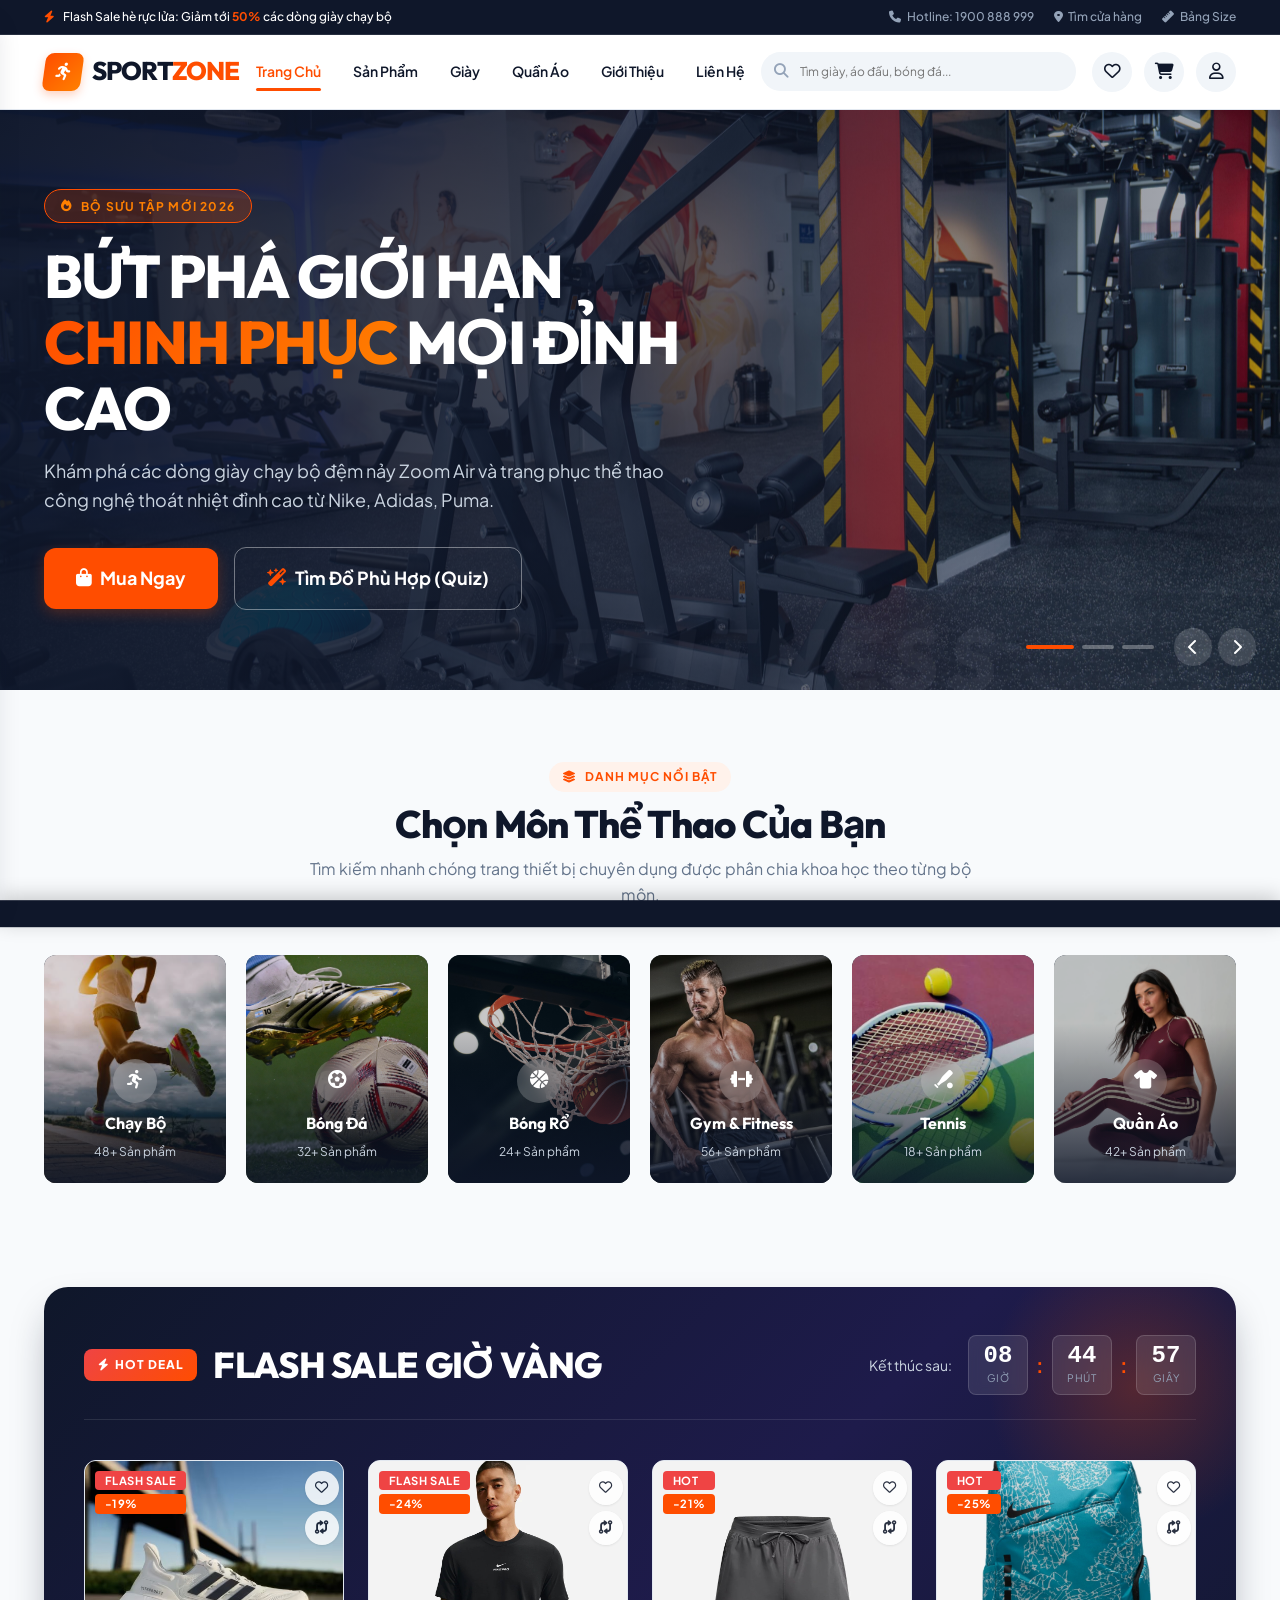
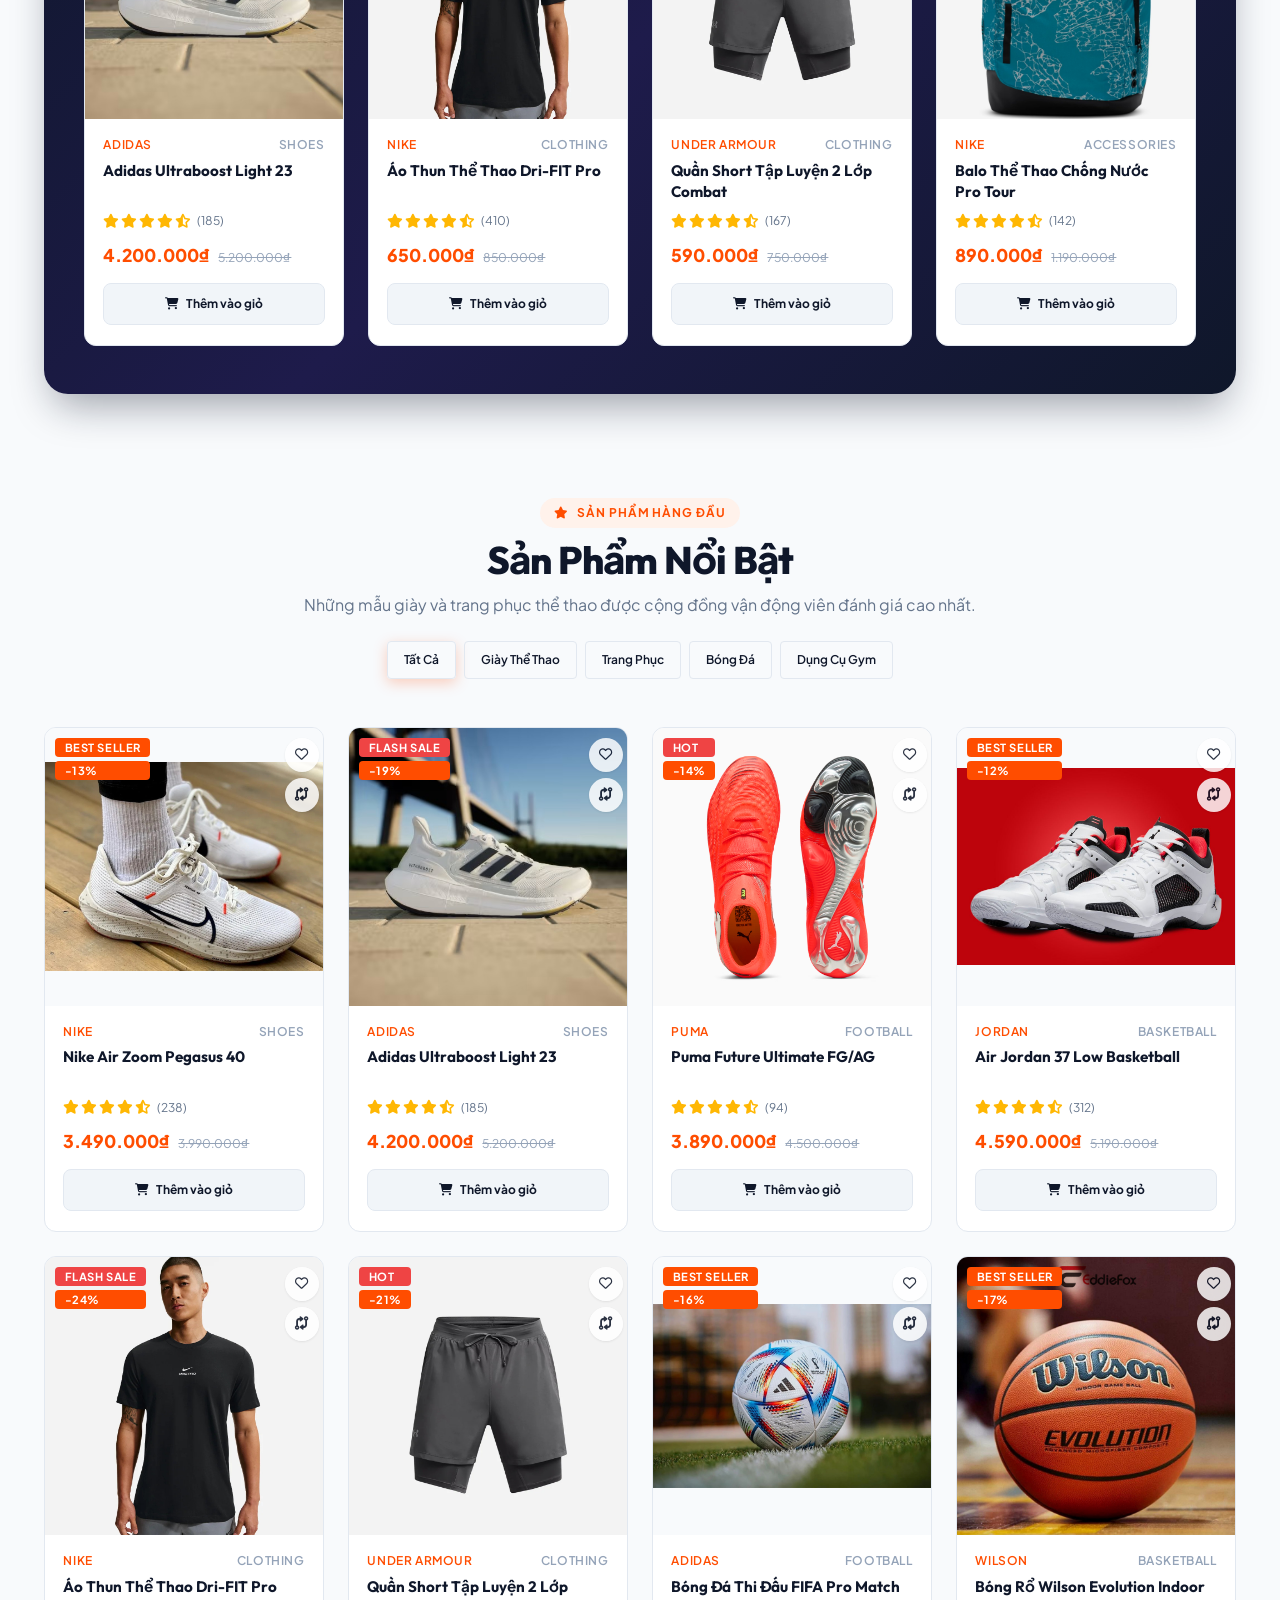
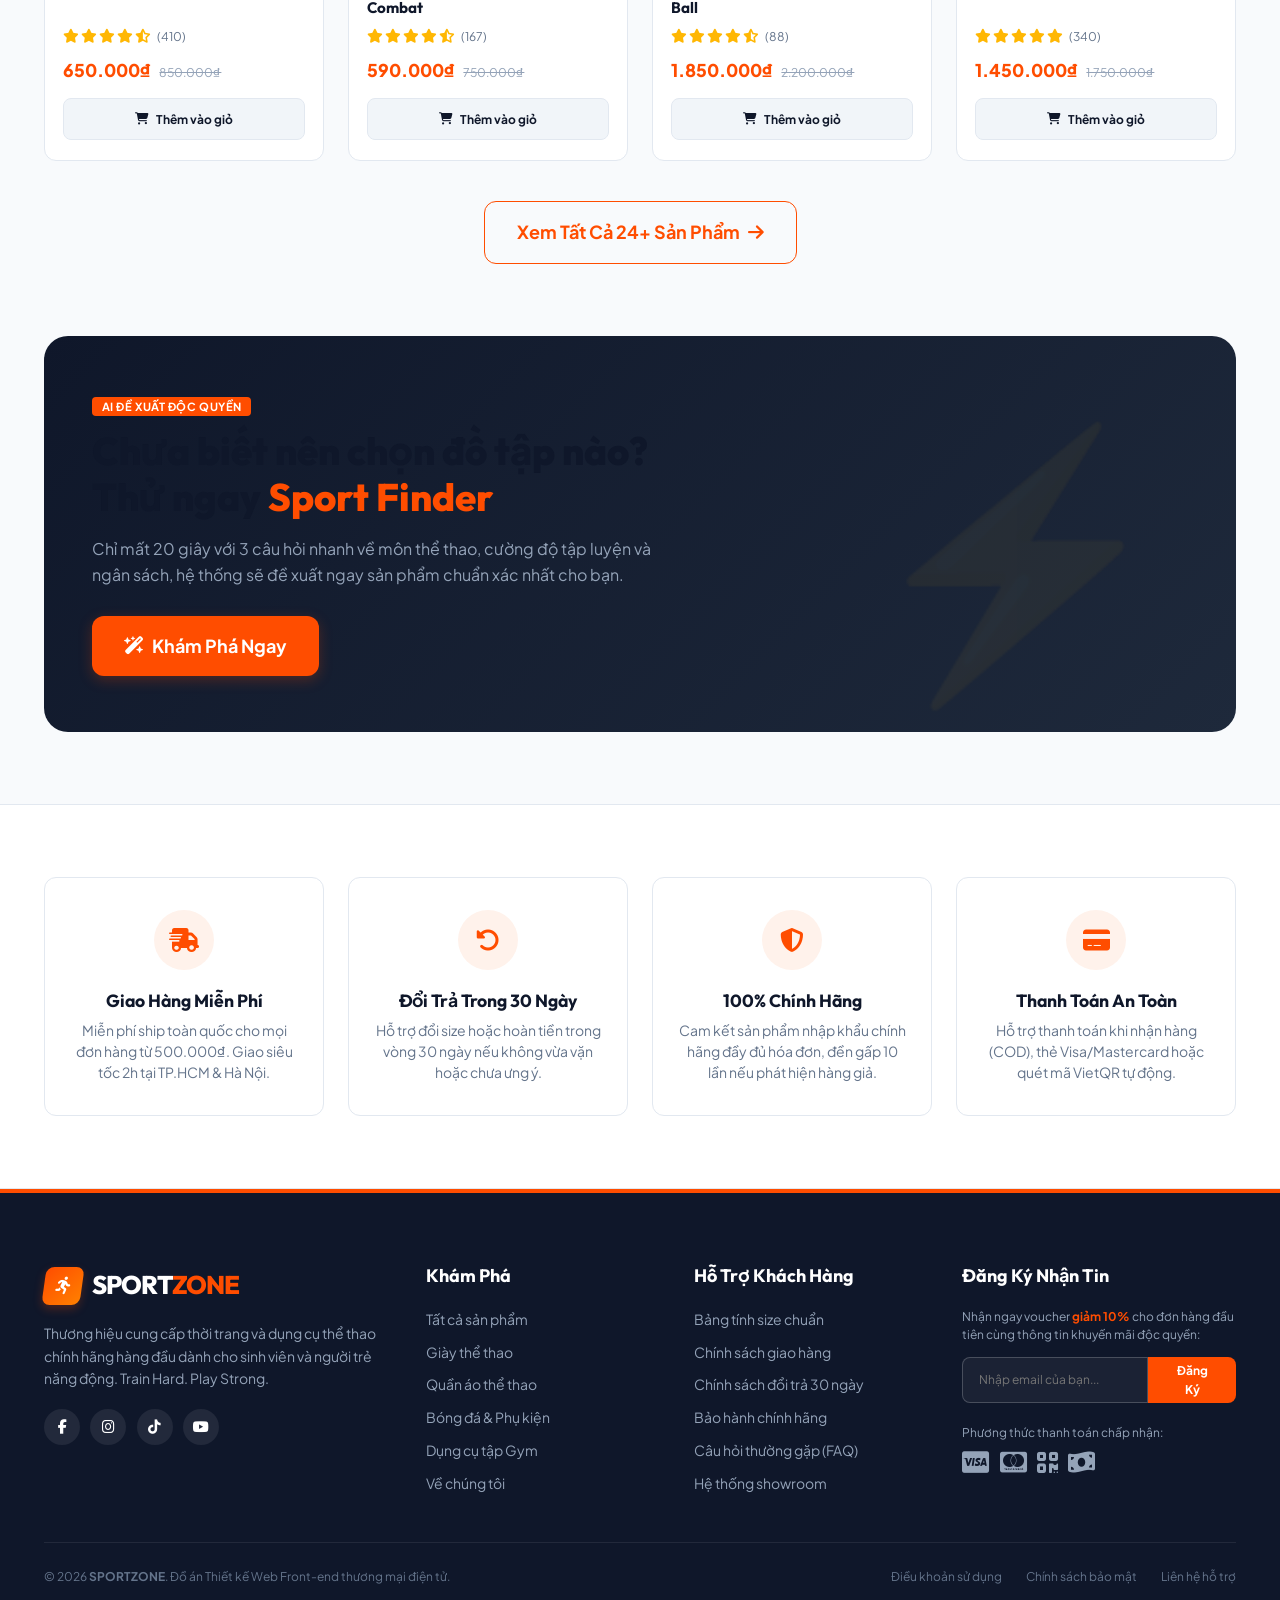
<file: index.html>
<!DOCTYPE html>
<html lang="vi">
<head>
  <meta charset="UTF-8" />
  <meta name="viewport" content="width=device-width, initial-scale=1.0" />
  <meta name="description" content="SPORTZONE - Thương hiệu thời trang và dụng cụ thể thao cao cấp chính hãng. Train Hard. Play Strong." />
  <title>SPORTZONE - Train Hard. Play Strong. | Đồ Thể Thao Cao Cấp</title>

  <!-- Google Fonts -->
  <link rel="preconnect" href="https://fonts.googleapis.com" />
  <link rel="preconnect" href="https://fonts.gstatic.com" crossorigin />
  <link href="https://fonts.googleapis.com/css2?family=Outfit:wght@600;700;800;900&family=Plus+Jakarta+Sans:wght@400;500;600;700;800&display=swap" rel="stylesheet" />

  <!-- Font Awesome 6 Icons -->
  <link rel="stylesheet" href="https://cdnjs.cloudflare.com/ajax/libs/font-awesome/6.4.2/css/all.min.css" />

  <!-- CSS Design System & Components -->
  <link rel="stylesheet" href="css/variables.css" />
  <link rel="stylesheet" href="css/reset.css" />
  <link rel="stylesheet" href="css/global.css" />
  <link rel="stylesheet" href="css/components.css" />
  <link rel="stylesheet" href="css/responsive.css" />
  <link rel="stylesheet" href="css/pages/home.css" />
</head>
<body>

  <!-- Top Announcement Bar -->
  <aside class="top-bar" aria-label="Thông báo đầu trang">
    <div class="container">
      <div class="top-bar-message">
        <i class="fa-solid fa-bolt text-primary"></i>
        <span>Flash Sale hè rực lửa: Giảm tới <span class="highlight">50%</span> các dòng giày chạy bộ</span>
      </div>
      <div class="top-bar-links">
        <a href="tel:1900888999"><i class="fa-solid fa-phone"></i> Hotline: 1900 888 999</a>
        <a href="contact.html"><i class="fa-solid fa-location-dot"></i> Tìm cửa hàng</a>
        <a href="javascript:void(0)" onclick="Modal.openSizeGuide()"><i class="fa-solid fa-ruler"></i> Bảng Size</a>
      </div>
    </div>
  </aside>

  <!-- Main Site Header -->
  <header class="site-header">
    <div class="container">
      <div class="header-inner">
        <!-- Brand Logo -->
        <a href="index.html" class="brand-logo" aria-label="SPORTZONE Trang chủ">
          <div class="logo-icon"><i class="fa-solid fa-person-running"></i></div>
          <span>SPORT<span class="logo-accent">ZONE</span></span>
        </a>

        <!-- Desktop Navigation -->
        <nav class="main-nav" aria-label="Thanh điều hướng chính">
          <a href="index.html" class="nav-link active">Trang Chủ</a>
          <a href="products.html" class="nav-link">Sản Phẩm</a>
          <a href="products.html?category=Shoes" class="nav-link">Giày</a>
          <a href="products.html?category=Clothing" class="nav-link">Quần Áo</a>
          <a href="about.html" class="nav-link">Giới Thiệu</a>
          <a href="contact.html" class="nav-link">Liên Hệ</a>
        </nav>

        <!-- Live Search Bar -->
        <div class="header-search">
          <div class="search-input-wrapper">
            <i class="fa-solid fa-magnifying-glass"></i>
            <input type="text" class="search-input" placeholder="Tìm giày, áo đấu, bóng đá..." aria-label="Tìm kiếm sản phẩm" />
          </div>
        </div>

        <!-- Header Action Icons -->
        <div class="header-actions">
          <!-- Wishlist Trigger -->
          <a href="wishlist.html" class="header-action-btn" title="Sản phẩm yêu thích" aria-label="Danh sách yêu thích">
            <i class="fa-regular fa-heart"></i>
            <span class="badge-count wishlist-badge" style="display: none;">0</span>
          </a>

          <!-- Cart Trigger -->
          <a href="cart.html" class="header-action-btn" title="Giỏ hàng của bạn" aria-label="Giỏ hàng">
            <i class="fa-solid fa-cart-shopping"></i>
            <span class="badge-count cart-badge" style="display: none;">0</span>
          </a>

          <!-- User Account Trigger -->
          <a href="login.html" class="header-action-btn user-auth-link" title="Tài khoản" aria-label="Tài khoản người dùng">
            <i class="fa-regular fa-user"></i>
          </a>

          <!-- Mobile Hamburger Toggle -->
          <button class="header-action-btn mobile-menu-toggle" aria-label="Mở menu điều hướng trên di động">
            <i class="fa-solid fa-bars"></i>
          </button>
        </div>
      </div>
    </div>
  </header>

  <!-- Mobile Navigation Drawer -->
  <div class="mobile-drawer-overlay"></div>
  <aside class="mobile-drawer" aria-label="Menu di động">
    <div class="mobile-drawer-header">
      <div class="brand-logo" style="font-size: 1.25rem;">
        <div class="logo-icon" style="width: 30px; height: 30px;"><i class="fa-solid fa-person-running"></i></div>
        <span>SPORT<span class="logo-accent">ZONE</span></span>
      </div>
      <button class="mobile-drawer-close" aria-label="Đóng menu"><i class="fa-solid fa-xmark"></i></button>
    </div>
    <div class="mobile-drawer-body">
      <div class="header-search" style="display: block; max-width: 100%; margin-bottom: 0.5rem;">
        <div class="search-input-wrapper">
          <i class="fa-solid fa-magnifying-glass"></i>
          <input type="text" class="search-input" placeholder="Tìm kiếm sản phẩm..." />
        </div>
      </div>
      <a href="index.html" class="mobile-nav-link active"><i class="fa-solid fa-house"></i> Trang Chủ</a>
      <a href="products.html" class="mobile-nav-link"><i class="fa-solid fa-shapes"></i> Tất Cả Sản Phẩm</a>
      <a href="products.html?category=Shoes" class="mobile-nav-link"><i class="fa-solid fa-shoe-prints"></i> Giày Thể Thao</a>
      <a href="products.html?category=Clothing" class="mobile-nav-link"><i class="fa-solid fa-shirt"></i> Quần Áo Thể Thao</a>
      <a href="products.html?category=Football" class="mobile-nav-link"><i class="fa-solid fa-futbol"></i> Bóng Đá</a>
      <a href="products.html?category=Basketball" class="mobile-nav-link"><i class="fa-solid fa-basketball"></i> Bóng Rổ</a>
      <a href="products.html?category=Gym" class="mobile-nav-link"><i class="fa-solid fa-dumbbell"></i> Dụng Cụ Gym</a>
      <a href="wishlist.html" class="mobile-nav-link"><i class="fa-solid fa-heart"></i> Sản Phẩm Yêu Thích</a>
      <a href="cart.html" class="mobile-nav-link"><i class="fa-solid fa-cart-shopping"></i> Giỏ Hàng</a>
      <a href="about.html" class="mobile-nav-link"><i class="fa-solid fa-users"></i> Về SPORTZONE</a>
      <a href="contact.html" class="mobile-nav-link"><i class="fa-solid fa-envelope"></i> Liên Hệ</a>
      <div style="border-top: 1px solid var(--border-color); padding-top: 1rem; margin-top: auto;">
        <a href="login.html" class="btn btn-primary btn-block"><i class="fa-regular fa-user"></i> Đăng Nhập / Đăng Ký</a>
      </div>
    </div>
  </aside>

  <!-- Hero Slider Section -->
  <section class="hero-slider-section" aria-label="Banner quảng bá">
    <div class="hero-slider">
      <!-- Slide 1 -->
      <div class="hero-slide is-active" style="background-image: url('assets/images/banners/home/home-hero-running.jpg');">
        <div class="hero-slide-overlay"></div>
        <div class="container" style="height: 100%; display: flex; align-items: center;">
          <div class="hero-content">
            <div class="hero-subtitle-badge">
              <i class="fa-solid fa-fire"></i> Bộ Sưu Tập Mới 2026
            </div>
            <h1 class="hero-title">Bứt Phá Giới Hạn <span>Chinh Phục</span> Mọi Đỉnh Cao</h1>
            <p class="hero-description">
              Khám phá các dòng giày chạy bộ đệm nảy Zoom Air và trang phục thể thao công nghệ thoát nhiệt đỉnh cao từ Nike, Adidas, Puma.
            </p>
            <div class="hero-actions">
              <a href="products.html" class="btn btn-primary btn-lg">
                <i class="fa-solid fa-bag-shopping"></i> Mua Ngay
              </a>
              <button type="button" class="btn btn-outline btn-lg" style="color: #ffffff; border-color: rgba(255,255,255,0.4);" onclick="Modal.openSportFinder()">
                <i class="fa-solid fa-wand-magic-sparkles text-primary"></i> Tìm Đồ Phù Hợp (Quiz)
              </button>
            </div>
          </div>
        </div>
      </div>

      <!-- Slide 2 -->
      <div class="hero-slide" style="background-image: url('assets/images/banners/home/home-hero-training.jpg');">
        <div class="hero-slide-overlay"></div>
        <div class="container" style="height: 100%; display: flex; align-items: center;">
          <div class="hero-content">
            <div class="hero-subtitle-badge">
              <i class="fa-solid fa-medal"></i> Tiêu Chuẩn Thi Đấu Quốc Tế
            </div>
            <h2 class="hero-title">Đam Mê Sân Cỏ <span>Bóng Đá & Bóng Rổ</span> Đỉnh Cao</h2>
            <p class="hero-description">
              Sở hữu giày đinh bám sân, găng tay thủ môn Predator và bóng thi đấu FIFA Quality Pro với mức ưu đãi tốt nhất.
            </p>
            <div class="hero-actions">
              <a href="products.html?category=Football" class="btn btn-primary btn-lg">
                Khám Phá Sân Cỏ
              </a>
              <a href="products.html?category=Basketball" class="btn btn-secondary btn-lg">
                Bóng Rổ Chuyên Nghiệp
              </a>
            </div>
          </div>
        </div>
      </div>

      <!-- Slide 3 -->
      <div class="hero-slide" style="background-image: url('assets/images/banners/home/home-hero-sports.jpg');">
        <div class="hero-slide-overlay"></div>
        <div class="container" style="height: 100%; display: flex; align-items: center;">
          <div class="hero-content">
            <div class="hero-subtitle-badge">
              <i class="fa-solid fa-dumbbell"></i> Dụng Cụ Gym & Thể Hình
            </div>
            <h2 class="hero-title">Train Hard <span>Play Strong</span> Mỗi Ngày</h2>
            <p class="hero-description">
              Đầy đủ dụng cụ tập luyện tại nhà và phòng tập: Dây kháng lực, con lăn bụng, đai lưng nâng tạ và thảm yoga chống trượt.
            </p>
            <div class="hero-actions">
              <a href="products.html?category=Gym" class="btn btn-primary btn-lg">
                Dụng Cụ Gym
              </a>
              <a href="products.html" class="btn btn-outline btn-lg" style="color:#ffffff; border-color: rgba(255,255,255,0.4);">
                Xem Toàn Bộ Kho
              </a>
            </div>
          </div>
        </div>
      </div>
    </div>

    <!-- Slider Navigation Controls -->
    <div class="hero-slider-nav">
      <div class="slider-dots">
        <span class="slider-dot is-active" aria-label="Slide 1"></span>
        <span class="slider-dot" aria-label="Slide 2"></span>
        <span class="slider-dot" aria-label="Slide 3"></span>
      </div>
      <div style="display: flex; gap: 0.4rem; margin-left: 0.5rem;">
        <button class="slider-arrow-btn slider-prev" aria-label="Slide trước"><i class="fa-solid fa-chevron-left"></i></button>
        <button class="slider-arrow-btn slider-next" aria-label="Slide tiếp"><i class="fa-solid fa-chevron-right"></i></button>
      </div>
    </div>
  </section>

  <!-- Featured Categories Section -->
  <section class="section">
    <div class="container">
      <div class="section-header">
        <span class="section-tag"><i class="fa-solid fa-layer-group"></i> Danh Mục Nổi Bật</span>
        <h2 class="section-title">Chọn Môn Thể Thao Của Bạn</h2>
        <p class="section-subtitle">
          Tìm kiếm nhanh chóng trang thiết bị chuyên dụng được phân chia khoa học theo từng bộ môn.
        </p>
      </div>

      <div class="categories-grid">
        <!-- Cat 1: Running -->
        <a href="products.html?category=Shoes" class="category-card">
          <img src="assets/images/categories/running/category-running.jpg" alt="Running" class="category-card-img" loading="lazy" />
          <div class="category-card-overlay"></div>
          <div class="category-card-content">
            <div class="category-card-icon"><i class="fa-solid fa-person-running"></i></div>
            <h3 class="category-card-title">Chạy Bộ</h3>
            <span class="category-card-count">48+ Sản phẩm</span>
          </div>
        </a>

        <!-- Cat 2: Football -->
        <a href="products.html?category=Football" class="category-card">
          <img src="assets/images/categories/football/category-football.jpg" alt="Football" class="category-card-img" loading="lazy" />
          <div class="category-card-overlay"></div>
          <div class="category-card-content">
            <div class="category-card-icon"><i class="fa-solid fa-futbol"></i></div>
            <h3 class="category-card-title">Bóng Đá</h3>
            <span class="category-card-count">32+ Sản phẩm</span>
          </div>
        </a>

        <!-- Cat 3: Basketball -->
        <a href="products.html?category=Basketball" class="category-card">
          <img src="assets/images/categories/basketball/category-basketball.jpg" alt="Basketball" class="category-card-img" loading="lazy" />
          <div class="category-card-overlay"></div>
          <div class="category-card-content">
            <div class="category-card-icon"><i class="fa-solid fa-basketball"></i></div>
            <h3 class="category-card-title">Bóng Rổ</h3>
            <span class="category-card-count">24+ Sản phẩm</span>
          </div>
        </a>

        <!-- Cat 4: Gym & Fitness -->
        <a href="products.html?category=Gym" class="category-card">
          <img src="assets/images/categories/gym/category-gym.jpg" alt="Gym" class="category-card-img" loading="lazy" />
          <div class="category-card-overlay"></div>
          <div class="category-card-content">
            <div class="category-card-icon"><i class="fa-solid fa-dumbbell"></i></div>
            <h3 class="category-card-title">Gym & Fitness</h3>
            <span class="category-card-count">56+ Sản phẩm</span>
          </div>
        </a>

        <!-- Cat 5: Tennis -->
        <a href="products.html?category=Accessories" class="category-card">
          <img src="assets/images/categories/tennis/category-tennis.jpg" alt="Tennis" class="category-card-img" loading="lazy" />
          <div class="category-card-overlay"></div>
          <div class="category-card-content">
            <div class="category-card-icon"><i class="fa-solid fa-baseball-bat-ball"></i></div>
            <h3 class="category-card-title">Tennis</h3>
            <span class="category-card-count">18+ Sản phẩm</span>
          </div>
        </a>

        <!-- Cat 6: Clothing -->
        <a href="products.html?category=Clothing" class="category-card">
          <img src="assets/images/categories/clothing/category-clothing.jpg" alt="Clothing" class="category-card-img" loading="lazy" />
          <div class="category-card-overlay"></div>
          <div class="category-card-content">
            <div class="category-card-icon"><i class="fa-solid fa-shirt"></i></div>
            <h3 class="category-card-title">Quần Áo</h3>
            <span class="category-card-count">42+ Sản phẩm</span>
          </div>
        </a>
      </div>
    </div>
  </section>

  <!-- Flash Sale Countdown Section -->
  <section class="container" aria-label="Khuyến mãi Flash Sale">
    <div class="flash-sale-section">
      <div class="flash-sale-header">
        <div class="flash-sale-title-wrap">
          <span class="flash-sale-badge"><i class="fa-solid fa-bolt"></i> HOT DEAL</span>
          <h2 class="flash-sale-title">FLASH SALE GIỜ VÀNG</h2>
        </div>

        <div style="display: flex; align-items: center; gap: 1rem; flex-wrap: wrap;">
          <span style="font-size: var(--font-sm); color: #cbd5e1;" id="fs-status-notice">Kết thúc sau:</span>
          <!-- Countdown Timer Component -->
          <div class="countdown-timer">
            <div class="countdown-box">
              <div class="countdown-number" id="fs-hours">08</div>
              <div class="countdown-label">Giờ</div>
            </div>
            <span class="countdown-sep">:</span>
            <div class="countdown-box">
              <div class="countdown-number" id="fs-mins">45</div>
              <div class="countdown-label">Phút</div>
            </div>
            <span class="countdown-sep">:</span>
            <div class="countdown-box">
              <div class="countdown-number" id="fs-secs">30</div>
              <div class="countdown-label">Giây</div>
            </div>
          </div>
        </div>
      </div>

      <!-- Flash Sale 4 Products Grid -->
      <div class="grid grid-4 product-grid" id="flash-sale-grid">
        <!-- Rendered by JavaScript -->
      </div>
    </div>
  </section>

  <!-- Featured Products Section with Interactive Filter Tabs -->
  <section class="section">
    <div class="container">
      <div class="section-header">
        <span class="section-tag"><i class="fa-solid fa-star"></i> Sản Phẩm Hàng Đầu</span>
        <h2 class="section-title">Sản Phẩm Nổi Bật</h2>
        <p class="section-subtitle">
          Những mẫu giày và trang phục thể thao được cộng đồng vận động viên đánh giá cao nhất.
        </p>

        <!-- Interactive Category Pills -->
        <div style="display: flex; justify-content: center; gap: 0.5rem; flex-wrap: wrap; margin-top: 1.5rem;">
          <button class="btn btn-sm btn-outline home-product-tab is-active btn-primary" data-cat="all">Tất Cả</button>
          <button class="btn btn-sm btn-outline home-product-tab" data-cat="Shoes">Giày Thể Thao</button>
          <button class="btn btn-sm btn-outline home-product-tab" data-cat="Clothing">Trang Phục</button>
          <button class="btn btn-sm btn-outline home-product-tab" data-cat="Football">Bóng Đá</button>
          <button class="btn btn-sm btn-outline home-product-tab" data-cat="Gym">Dụng Cụ Gym</button>
        </div>
      </div>

      <!-- Featured 8 Products Grid -->
      <div class="grid grid-4 product-grid" id="featured-products-grid">
        <!-- Rendered by JavaScript -->
      </div>

      <div style="text-align: center; margin-top: 2.5rem;">
        <a href="products.html" class="btn btn-outline-primary btn-lg">
          Xem Tất Cả 24+ Sản Phẩm <i class="fa-solid fa-arrow-right"></i>
        </a>
      </div>
    </div>
  </section>

  <!-- Sport Finder Mini Quiz Teaser (Creative Feature) -->
  <section class="container" style="margin-bottom: var(--space-3xl);" aria-label="Sport Finder Quiz">
    <div class="sport-finder-banner">
      <div class="sport-finder-content">
        <span class="badge badge-sale" style="margin-bottom: 0.75rem;">AI Đề Xuất Độc Quyền</span>
        <h2 class="sport-finder-title">Chưa biết nên chọn đồ tập nào? Thử ngay <span>Sport Finder</span></h2>
        <p class="sport-finder-desc">
          Chỉ mất 20 giây với 3 câu hỏi nhanh về môn thể thao, cường độ tập luyện và ngân sách, hệ thống sẽ đề xuất ngay sản phẩm chuẩn xác nhất cho bạn.
        </p>
        <button type="button" class="btn btn-primary btn-lg" onclick="Modal.openSportFinder()">
          <i class="fa-solid fa-wand-magic-sparkles"></i> Khám Phá Ngay
        </button>
      </div>
    </div>
  </section>

  <!-- Why SPORTZONE? (4 Features) -->
  <section class="section" style="background-color: var(--surface-color); border-top: 1px solid var(--border-color); border-bottom: 1px solid var(--border-color);">
    <div class="container">
      <div class="why-us-grid">
        <div class="why-us-card">
          <div class="why-us-icon-wrap"><i class="fa-solid fa-truck-fast"></i></div>
          <h3 class="why-us-title">Giao Hàng Miễn Phí</h3>
          <p class="why-us-desc">Miễn phí ship toàn quốc cho mọi đơn hàng từ 500.000₫. Giao siêu tốc 2h tại TP.HCM & Hà Nội.</p>
        </div>

        <div class="why-us-card">
          <div class="why-us-icon-wrap"><i class="fa-solid fa-rotate-left"></i></div>
          <h3 class="why-us-title">Đổi Trả Trong 30 Ngày</h3>
          <p class="why-us-desc">Hỗ trợ đổi size hoặc hoàn tiền trong vòng 30 ngày nếu không vừa vặn hoặc chưa ưng ý.</p>
        </div>

        <div class="why-us-card">
          <div class="why-us-icon-wrap"><i class="fa-solid fa-shield-halved"></i></div>
          <h3 class="why-us-title">100% Chính Hãng</h3>
          <p class="why-us-desc">Cam kết sản phẩm nhập khẩu chính hãng đầy đủ hóa đơn, đền gấp 10 lần nếu phát hiện hàng giả.</p>
        </div>

        <div class="why-us-card">
          <div class="why-us-icon-wrap"><i class="fa-solid fa-credit-card"></i></div>
          <h3 class="why-us-title">Thanh Toán An Toàn</h3>
          <p class="why-us-desc">Hỗ trợ thanh toán khi nhận hàng (COD), thẻ Visa/Mastercard hoặc quét mã VietQR tự động.</p>
        </div>
      </div>
    </div>
  </section>

  <!-- Site Footer -->
  <footer class="site-footer">
    <div class="container">
      <div class="footer-top">
        <!-- Brand Info -->
        <div class="footer-brand">
          <a href="index.html" class="brand-logo" style="color: #ffffff;">
            <div class="logo-icon"><i class="fa-solid fa-person-running"></i></div>
            <span>SPORT<span class="logo-accent">ZONE</span></span>
          </a>
          <p>
            Thương hiệu cung cấp thời trang và dụng cụ thể thao chính hãng hàng đầu dành cho sinh viên và người trẻ năng động. Train Hard. Play Strong.
          </p>
          <div class="footer-socials">
            <a href="https://facebook.com" target="_blank" rel="noopener" class="social-link" aria-label="Facebook"><i class="fa-brands fa-facebook-f"></i></a>
            <a href="https://instagram.com" target="_blank" rel="noopener" class="social-link" aria-label="Instagram"><i class="fa-brands fa-instagram"></i></a>
            <a href="https://tiktok.com" target="_blank" rel="noopener" class="social-link" aria-label="TikTok"><i class="fa-brands fa-tiktok"></i></a>
            <a href="https://youtube.com" target="_blank" rel="noopener" class="social-link" aria-label="YouTube"><i class="fa-brands fa-youtube"></i></a>
          </div>
        </div>

        <!-- Quick Links -->
        <div>
          <h4 class="footer-col-title">Khám Phá</h4>
          <div class="footer-links">
            <a href="products.html">Tất cả sản phẩm</a>
            <a href="products.html?category=Shoes">Giày thể thao</a>
            <a href="products.html?category=Clothing">Quần áo thể thao</a>
            <a href="products.html?category=Football">Bóng đá & Phụ kiện</a>
            <a href="products.html?category=Gym">Dụng cụ tập Gym</a>
            <a href="about.html">Về chúng tôi</a>
          </div>
        </div>

        <!-- Customer Service -->
        <div>
          <h4 class="footer-col-title">Hỗ Trợ Khách Hàng</h4>
          <div class="footer-links">
            <a href="javascript:void(0)" onclick="Modal.openSizeGuide()">Bảng tính size chuẩn</a>
            <a href="contact.html">Chính sách giao hàng</a>
            <a href="contact.html">Chính sách đổi trả 30 ngày</a>
            <a href="contact.html">Bảo hành chính hãng</a>
            <a href="contact.html">Câu hỏi thường gặp (FAQ)</a>
            <a href="contact.html">Hệ thống showroom</a>
          </div>
        </div>

        <!-- Newsletter -->
        <div>
          <h4 class="footer-col-title">Đăng Ký Nhận Tin</h4>
          <p style="color: #94a3b8; font-size: var(--font-xs); line-height: 1.5;">
            Nhận ngay voucher <strong style="color: var(--primary-color);">giảm 10%</strong> cho đơn hàng đầu tiên cùng thông tin khuyến mãi độc quyền:
          </p>
          <form class="newsletter-form" aria-label="Form đăng ký nhận tin">
            <input type="email" class="newsletter-input" placeholder="Nhập email của bạn..." required aria-label="Địa chỉ email" />
            <button type="submit" class="newsletter-btn">Đăng Ký</button>
          </form>
          <div style="margin-top: 1.25rem;">
            <span style="font-size: var(--font-xs); color: #94a3b8; display: block; margin-bottom: 0.5rem;">Phương thức thanh toán chấp nhận:</span>
            <div class="payment-methods">
              <i class="fa-brands fa-cc-visa" title="Visa"></i>
              <i class="fa-brands fa-cc-mastercard" title="Mastercard"></i>
              <i class="fa-solid fa-qrcode" title="VietQR"></i>
              <i class="fa-solid fa-money-bill-wave" title="COD"></i>
            </div>
          </div>
        </div>
      </div>

      <div class="footer-bottom">
        <div>
          &copy; 2026 <strong>SPORTZONE</strong>. Đồ án Thiết kế Web Front-end thương mại điện tử.
        </div>
        <div style="display: flex; gap: 1.5rem;">
          <a href="about.html">Điều khoản sử dụng</a>
          <a href="about.html">Chính sách bảo mật</a>
          <a href="contact.html">Liên hệ hỗ trợ</a>
        </div>
      </div>
    </div>
  </footer>

  <!-- Core JavaScript Modules -->
  <script src="js/data/products.js" defer></script>
  <script src="js/utils/storage.js" defer></script>
  <script src="js/components/toast.js" defer></script>
  <script src="js/components/product-card.js" defer></script>
  <script src="js/components/modal.js" defer></script>
  <script src="js/main.js" defer></script>
  <script src="js/pages/home.js" defer></script>

</body>
</html>
</file>
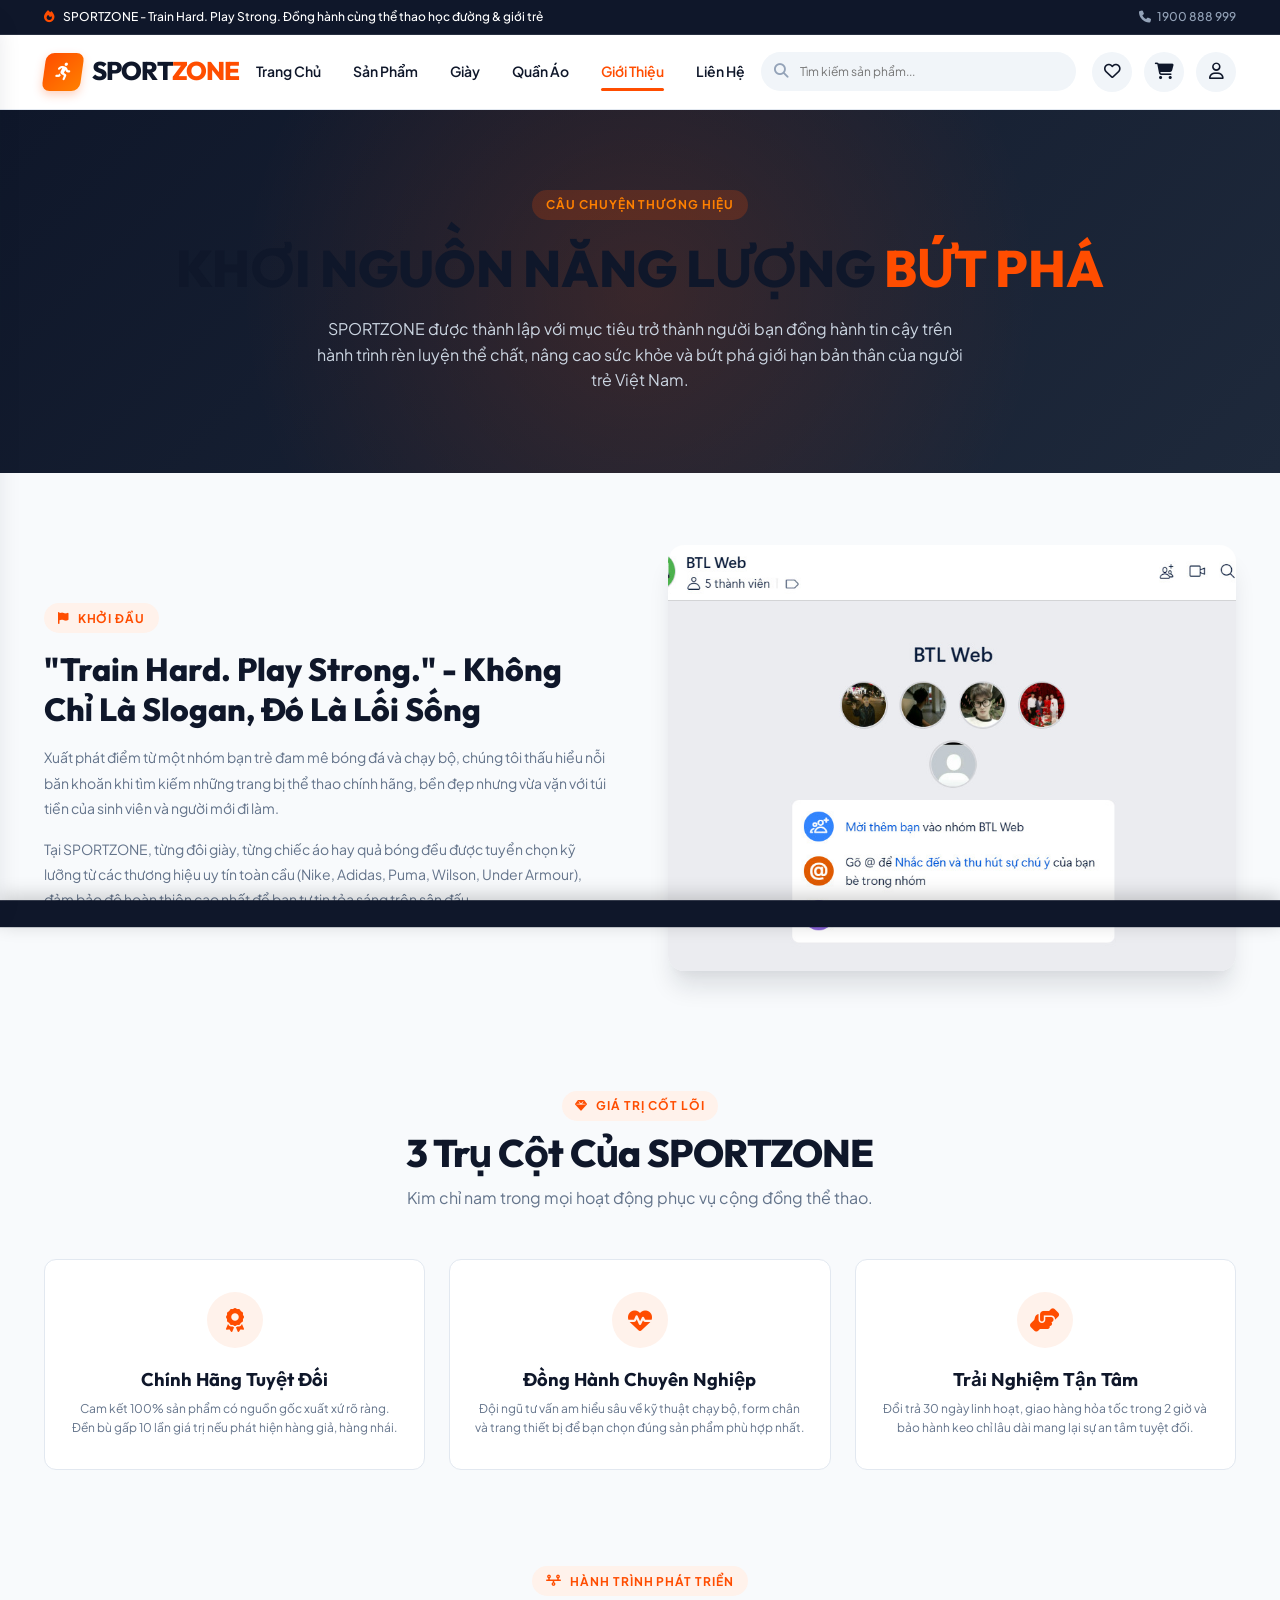
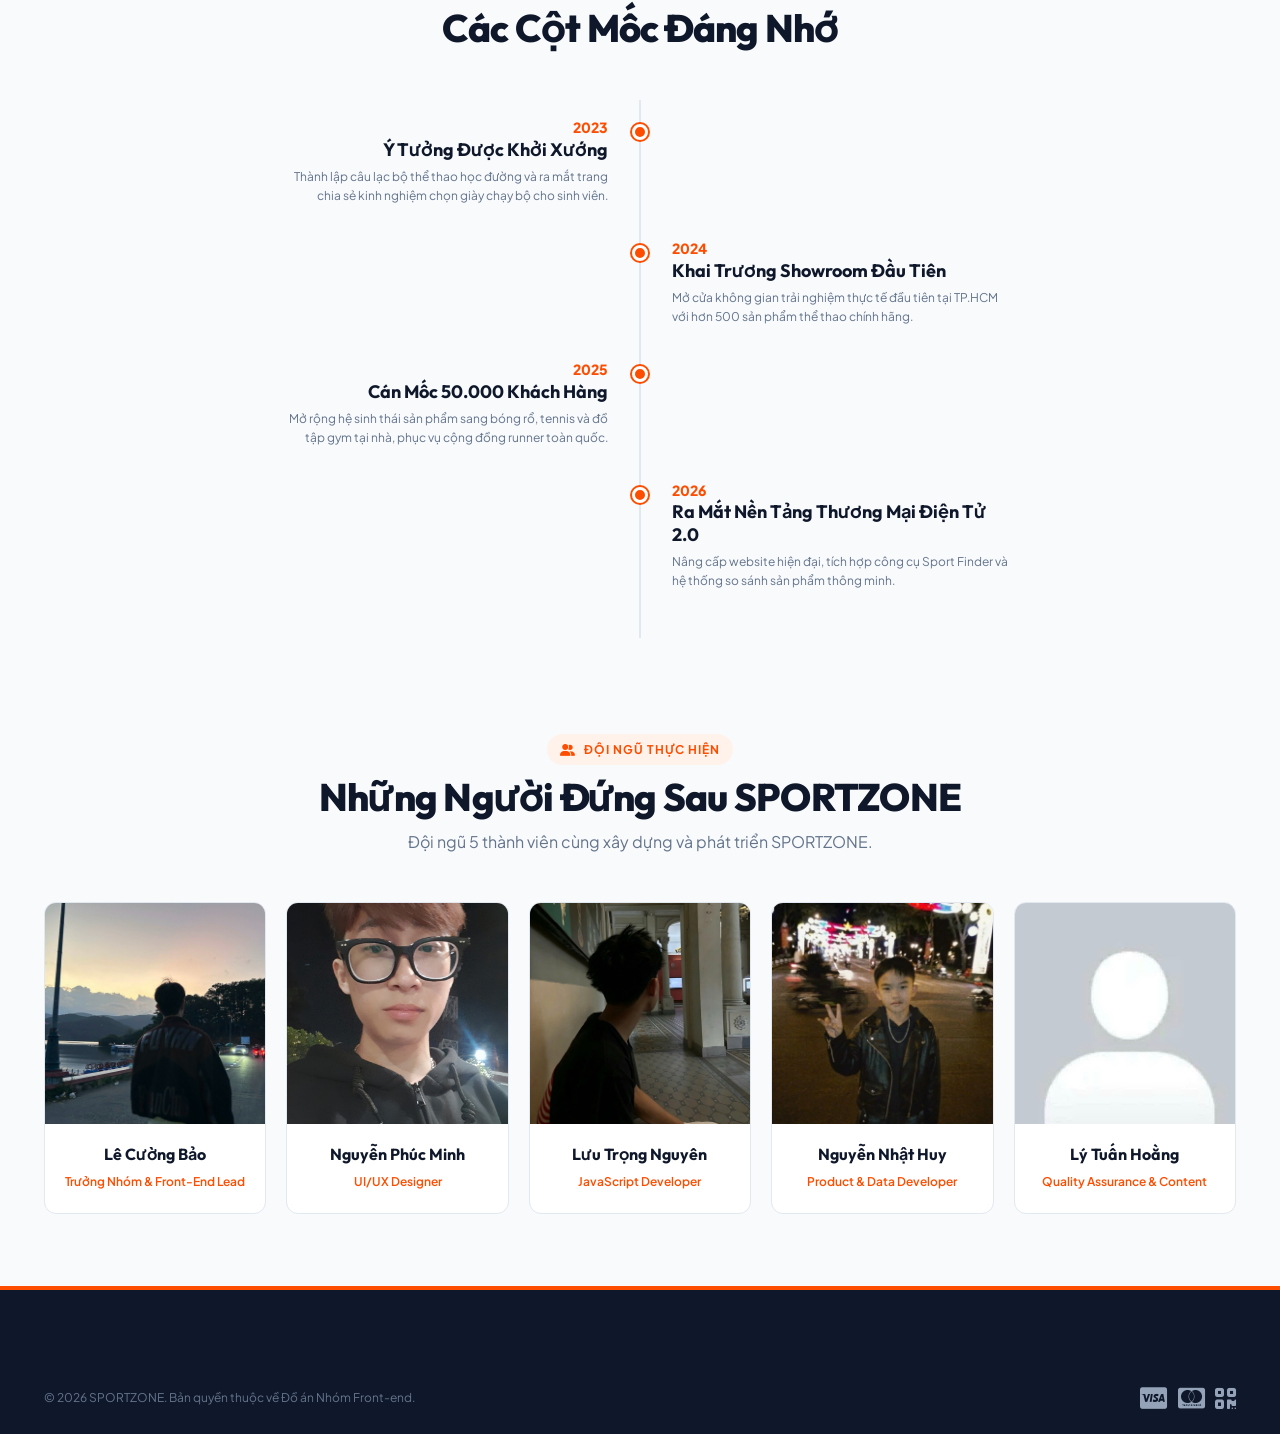
<file: about.html>
<!DOCTYPE html>
<html lang="vi">
<head>
  <meta charset="UTF-8" />
  <meta name="viewport" content="width=device-width, initial-scale=1.0" />
  <meta name="description" content="Khám phá câu chuyện hình thành, sứ mệnh và giá trị cốt lõi của thương hiệu thể thao SPORTZONE." />
  <title>Về Chúng Tôi - SPORTZONE</title>

  <!-- Google Fonts -->
  <link rel="preconnect" href="https://fonts.googleapis.com" />
  <link rel="preconnect" href="https://fonts.gstatic.com" crossorigin />
  <link href="https://fonts.googleapis.com/css2?family=Outfit:wght@600;700;800;900&family=Plus+Jakarta+Sans:wght@400;500;600;700;800&display=swap" rel="stylesheet" />

  <!-- Font Awesome 6 Icons -->
  <link rel="stylesheet" href="https://cdnjs.cloudflare.com/ajax/libs/font-awesome/6.4.2/css/all.min.css" />

  <!-- CSS Design System & Components -->
  <link rel="stylesheet" href="css/variables.css" />
  <link rel="stylesheet" href="css/reset.css" />
  <link rel="stylesheet" href="css/global.css" />
  <link rel="stylesheet" href="css/components.css" />
  <link rel="stylesheet" href="css/responsive.css" />
  <link rel="stylesheet" href="css/pages/about-contact.css" />
</head>
<body>

  <!-- Top Announcement Bar -->
  <aside class="top-bar">
    <div class="container">
      <div class="top-bar-message">
        <i class="fa-solid fa-fire text-primary"></i>
        <span>SPORTZONE - Train Hard. Play Strong. Đồng hành cùng thể thao học đường & giới trẻ</span>
      </div>
      <div class="top-bar-links">
        <a href="tel:1900888999"><i class="fa-solid fa-phone"></i> 1900 888 999</a>
      </div>
    </div>
  </aside>

  <!-- Main Site Header -->
  <header class="site-header">
    <div class="container">
      <div class="header-inner">
        <a href="index.html" class="brand-logo" aria-label="SPORTZONE Trang chủ">
          <div class="logo-icon"><i class="fa-solid fa-person-running"></i></div>
          <span>SPORT<span class="logo-accent">ZONE</span></span>
        </a>

        <nav class="main-nav" aria-label="Thanh điều hướng chính">
          <a href="index.html" class="nav-link">Trang Chủ</a>
          <a href="products.html" class="nav-link">Sản Phẩm</a>
          <a href="products.html?category=Shoes" class="nav-link">Giày</a>
          <a href="products.html?category=Clothing" class="nav-link">Quần Áo</a>
          <a href="about.html" class="nav-link active">Giới Thiệu</a>
          <a href="contact.html" class="nav-link">Liên Hệ</a>
        </nav>

        <div class="header-search">
          <div class="search-input-wrapper">
            <i class="fa-solid fa-magnifying-glass"></i>
            <input type="text" class="search-input" placeholder="Tìm kiếm sản phẩm..." />
          </div>
        </div>

        <div class="header-actions">
          <a href="wishlist.html" class="header-action-btn" title="Yêu thích">
            <i class="fa-regular fa-heart"></i>
            <span class="badge-count wishlist-badge" style="display: none;">0</span>
          </a>
          <a href="cart.html" class="header-action-btn" title="Giỏ hàng">
            <i class="fa-solid fa-cart-shopping"></i>
            <span class="badge-count cart-badge" style="display: none;">0</span>
          </a>
          <a href="login.html" class="header-action-btn user-auth-link" title="Tài khoản">
            <i class="fa-regular fa-user"></i>
          </a>
          <button class="header-action-btn mobile-menu-toggle" aria-label="Menu di động">
            <i class="fa-solid fa-bars"></i>
          </button>
        </div>
      </div>
    </div>
  </header>

  <!-- Mobile Drawer -->
  <div class="mobile-drawer-overlay"></div>
  <aside class="mobile-drawer">
    <div class="mobile-drawer-header">
      <div class="brand-logo" style="font-size: 1.25rem;">
        <div class="logo-icon" style="width: 30px; height: 30px;"><i class="fa-solid fa-person-running"></i></div>
        <span>SPORT<span class="logo-accent">ZONE</span></span>
      </div>
      <button class="mobile-drawer-close"><i class="fa-solid fa-xmark"></i></button>
    </div>
    <div class="mobile-drawer-body">
      <a href="index.html" class="mobile-nav-link"><i class="fa-solid fa-house"></i> Trang Chủ</a>
      <a href="products.html" class="mobile-nav-link"><i class="fa-solid fa-shapes"></i> Tất Cả Sản Phẩm</a>
      <a href="about.html" class="mobile-nav-link active"><i class="fa-solid fa-users"></i> Giới Thiệu</a>
      <a href="contact.html" class="mobile-nav-link"><i class="fa-solid fa-envelope"></i> Liên Hệ</a>
    </div>
  </aside>

  <!-- About Hero Banner -->
  <section class="about-hero">
    <div class="container" style="position: relative; z-index: 2;">
      <span class="section-tag" style="background: rgba(255, 77, 0, 0.2); color: #ff8000; margin-bottom: 1rem;">
        Câu Chuyện Thương Hiệu
      </span>
      <h1 style="font-size: clamp(2rem, 4vw, 3.25rem); font-weight: 800; text-transform: uppercase; margin-bottom: 1rem;">
        Khơi Nguồn Năng Lượng <span style="color: var(--primary-color);">Bứt Phá</span>
      </h1>
      <p style="max-width: 650px; margin: 0 auto; font-size: var(--font-base); color: #cbd5e1; line-height: 1.6;">
        SPORTZONE được thành lập với mục tiêu trở thành người bạn đồng hành tin cậy trên hành trình rèn luyện thể chất, nâng cao sức khỏe và bứt phá giới hạn bản thân của người trẻ Việt Nam.
      </p>
    </div>
  </section>

  <!-- Brand Story -->
  <main class="container">
    <div class="about-story-grid">
      <div>
        <span class="section-tag"><i class="fa-solid fa-flag"></i> Khởi Đầu</span>
        <h2 style="font-size: 2rem; font-weight: 800; margin: 0.5rem 0 1rem; line-height: 1.25;">
          "Train Hard. Play Strong." - Không Chỉ Là Slogan, Đó Là Lối Sống
        </h2>
        <p style="color: var(--text-muted); font-size: var(--font-sm); line-height: 1.8; margin-bottom: 1rem;">
          Xuất phát điểm từ một nhóm bạn trẻ đam mê bóng đá và chạy bộ, chúng tôi thấu hiểu nỗi băn khoăn khi tìm kiếm những trang bị thể thao chính hãng, bền đẹp nhưng vừa vặn với túi tiền của sinh viên và người mới đi làm.
        </p>
        <p style="color: var(--text-muted); font-size: var(--font-sm); line-height: 1.8;">
          Tại SPORTZONE, từng đôi giày, từng chiếc áo hay quả bóng đều được tuyển chọn kỹ lưỡng từ các thương hiệu uy tín toàn cầu (Nike, Adidas, Puma, Wilson, Under Armour), đảm bảo độ hoàn thiện cao nhất để bạn tự tin tỏa sáng trên sân đấu.
        </p>
      </div>

      <div>
        <img src="assets/images/about/brand-story/about-brand-story.jpg" alt="Thể thao SPORTZONE" class="about-story-img" />
      </div>
    </div>

    <!-- Core Values -->
    <div style="padding: var(--space-2xl) 0;">
      <div class="section-header">
        <span class="section-tag"><i class="fa-solid fa-gem"></i> Giá Trị Cốt Lõi</span>
        <h2 class="section-title">3 Trụ Cột Của SPORTZONE</h2>
        <p class="section-subtitle">Kim chỉ nam trong mọi hoạt động phục vụ cộng đồng thể thao.</p>
      </div>

      <div class="values-grid">
        <div class="value-card">
          <div class="value-icon"><i class="fa-solid fa-award"></i></div>
          <h3 style="font-size: 1.15rem; font-weight: bold; margin-bottom: 0.5rem;">Chính Hãng Tuyệt Đối</h3>
          <p style="font-size: var(--font-xs); color: var(--text-muted); line-height: 1.6;">
            Cam kết 100% sản phẩm có nguồn gốc xuất xứ rõ ràng. Đền bù gấp 10 lần giá trị nếu phát hiện hàng giả, hàng nhái.
          </p>
        </div>

        <div class="value-card">
          <div class="value-icon"><i class="fa-solid fa-heart-pulse"></i></div>
          <h3 style="font-size: 1.15rem; font-weight: bold; margin-bottom: 0.5rem;">Đồng Hành Chuyên Nghiệp</h3>
          <p style="font-size: var(--font-xs); color: var(--text-muted); line-height: 1.6;">
            Đội ngũ tư vấn am hiểu sâu về kỹ thuật chạy bộ, form chân và trang thiết bị để bạn chọn đúng sản phẩm phù hợp nhất.
          </p>
        </div>

        <div class="value-card">
          <div class="value-icon"><i class="fa-solid fa-handshake-angle"></i></div>
          <h3 style="font-size: 1.15rem; font-weight: bold; margin-bottom: 0.5rem;">Trải Nghiệm Tận Tâm</h3>
          <p style="font-size: var(--font-xs); color: var(--text-muted); line-height: 1.6;">
            Đổi trả 30 ngày linh hoạt, giao hàng hỏa tốc trong 2 giờ và bảo hành keo chỉ lâu dài mang lại sự an tâm tuyệt đối.
          </p>
        </div>
      </div>
    </div>

    <!-- Milestones Timeline -->
    <div style="padding: var(--space-2xl) 0;">
      <div class="section-header">
        <span class="section-tag"><i class="fa-solid fa-timeline"></i> Hành Trình Phát Triển</span>
        <h2 class="section-title">Các Cột Mốc Đáng Nhớ</h2>
      </div>

      <div class="timeline">
        <div class="timeline-item">
          <div class="timeline-dot"></div>
          <div class="timeline-year">2023</div>
          <h4 class="timeline-title">Ý Tưởng Được Khởi Xướng</h4>
          <p class="timeline-desc">Thành lập câu lạc bộ thể thao học đường và ra mắt trang chia sẻ kinh nghiệm chọn giày chạy bộ cho sinh viên.</p>
        </div>

        <div class="timeline-item">
          <div class="timeline-dot"></div>
          <div class="timeline-year">2024</div>
          <h4 class="timeline-title">Khai Trương Showroom Đầu Tiên</h4>
          <p class="timeline-desc">Mở cửa không gian trải nghiệm thực tế đầu tiên tại TP.HCM với hơn 500 sản phẩm thể thao chính hãng.</p>
        </div>

        <div class="timeline-item">
          <div class="timeline-dot"></div>
          <div class="timeline-year">2025</div>
          <h4 class="timeline-title">Cán Mốc 50.000 Khách Hàng</h4>
          <p class="timeline-desc">Mở rộng hệ sinh thái sản phẩm sang bóng rổ, tennis và đồ tập gym tại nhà, phục vụ cộng đồng runner toàn quốc.</p>
        </div>

        <div class="timeline-item">
          <div class="timeline-dot"></div>
          <div class="timeline-year">2026</div>
          <h4 class="timeline-title">Ra Mắt Nền Tảng Thương Mại Điện Tử 2.0</h4>
          <p class="timeline-desc">Nâng cấp website hiện đại, tích hợp công cụ Sport Finder và hệ thống so sánh sản phẩm thông minh.</p>
        </div>
      </div>
    </div>

    <!-- Team Members -->
    <div style="padding: var(--space-2xl) 0 var(--space-3xl);">
      <div class="section-header">
        <span class="section-tag"><i class="fa-solid fa-user-group"></i> Đội Ngũ Thực Hiện</span>
        <h2 class="section-title">Những Người Đứng Sau SPORTZONE</h2>
        <p class="section-subtitle">Đội ngũ 5 thành viên cùng xây dựng và phát triển SPORTZONE.</p>
      </div>

      <div class="team-grid">
        <div class="team-card">
          <img src="assets/images/about/team/team-le-cuong-bao.jpg" alt="Lê Cường Bảo" class="team-card-img" loading="lazy" />
          <div class="team-card-body">
            <h4 class="team-member-name">Lê Cường Bảo</h4>
            <span class="team-member-role">Trưởng Nhóm & Front-End Lead</span>
          </div>
        </div>

        <div class="team-card">
          <img src="assets/images/about/team/team-nguyen-phuc-minh.jpg" alt="Nguyễn Phúc Minh" class="team-card-img" loading="lazy" />
          <div class="team-card-body">
            <h4 class="team-member-name">Nguyễn Phúc Minh</h4>
            <span class="team-member-role">UI/UX Designer</span>
          </div>
        </div>

        <div class="team-card">
          <img src="assets/images/about/team/team-luu-trong-nguyen.jpg" alt="Lưu Trọng Nguyên" class="team-card-img" loading="lazy" />
          <div class="team-card-body">
            <h4 class="team-member-name">Lưu Trọng Nguyên</h4>
            <span class="team-member-role">JavaScript Developer</span>
          </div>
        </div>

        <div class="team-card">
          <img src="assets/images/about/team/team-nguyen-nhat-huy.jpg" alt="Nguyễn Nhật Huy" class="team-card-img" loading="lazy" />
          <div class="team-card-body">
            <h4 class="team-member-name">Nguyễn Nhật Huy</h4>
            <span class="team-member-role">Product & Data Developer</span>
          </div>
        </div>

        <div class="team-card">
          <img src="assets/images/about/team/team-ly-tuan-hoang.jpg" alt="Lý Tuấn Hoằng" class="team-card-img" loading="lazy" />
          <div class="team-card-body">
            <h4 class="team-member-name">Lý Tuấn Hoằng</h4>
            <span class="team-member-role">Quality Assurance & Content</span>
          </div>
        </div>
      </div>
    </div>
  </main>

  <!-- Site Footer -->
  <footer class="site-footer">
    <div class="container">
      <div class="footer-bottom">
        <div>&copy; 2026 SPORTZONE. Bản quyền thuộc về Đồ án Nhóm Front-end.</div>
        <div class="payment-methods">
          <i class="fa-brands fa-cc-visa"></i>
          <i class="fa-brands fa-cc-mastercard"></i>
          <i class="fa-solid fa-qrcode"></i>
        </div>
      </div>
    </div>
  </footer>

  <!-- Scripts -->
  <script src="js/data/products.js" defer></script>
  <script src="js/utils/storage.js" defer></script>
  <script src="js/components/toast.js" defer></script>
  <script src="js/components/product-card.js" defer></script>
  <script src="js/components/modal.js" defer></script>
  <script src="js/main.js" defer></script>

</body>
</html>
</file>
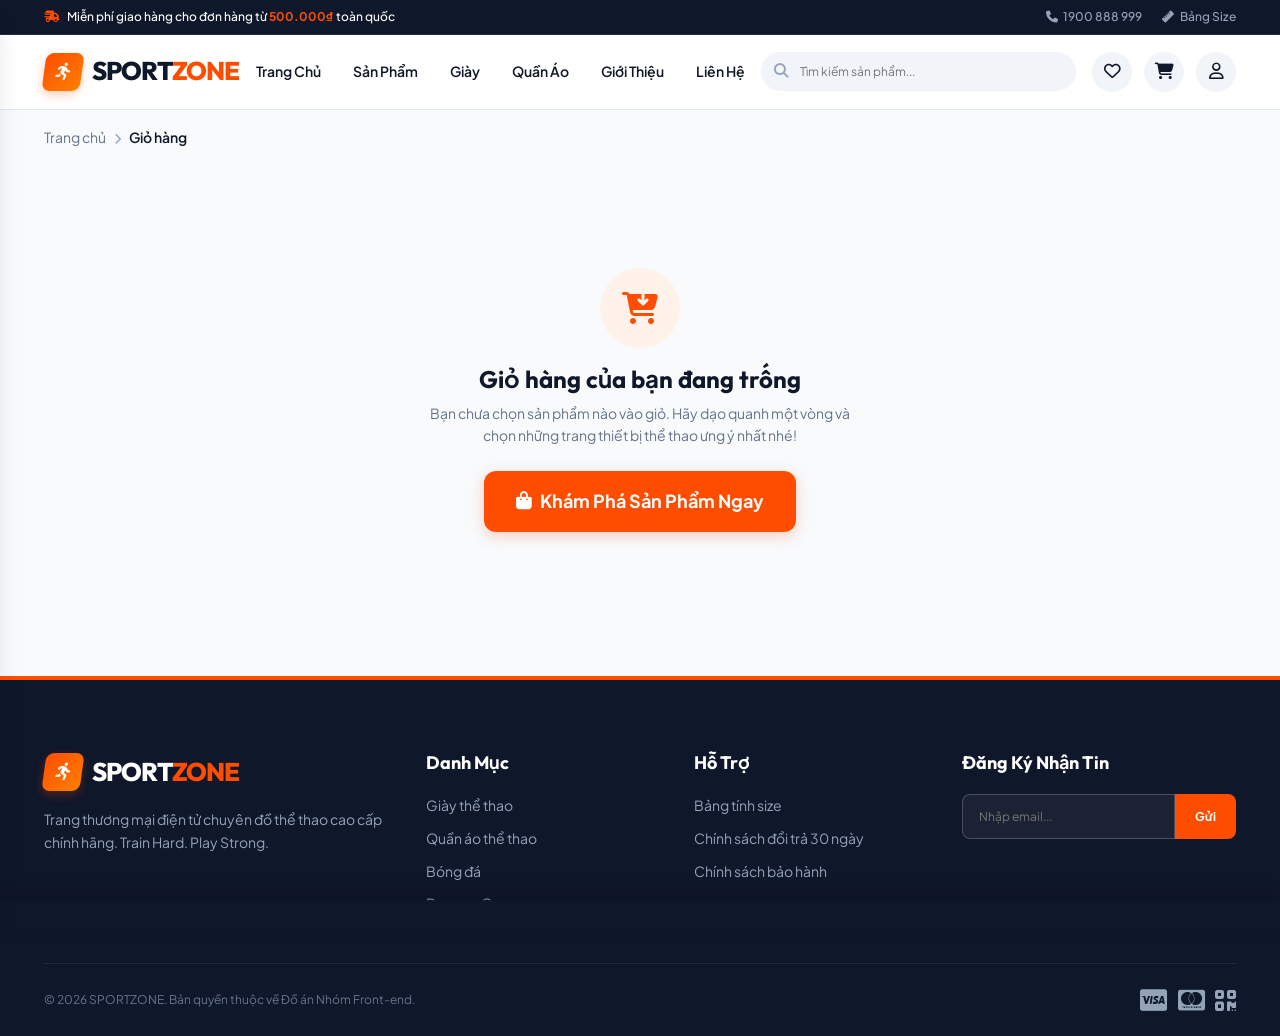
<file: cart.html>
<!DOCTYPE html>
<html lang="vi">
<head>
  <meta charset="UTF-8" />
  <meta name="viewport" content="width=device-width, initial-scale=1.0" />
  <meta name="description" content="Giỏ hàng của bạn tại SPORTZONE. Kiểm tra số lượng, áp dụng mã giảm giá và tiến hành thanh toán an toàn." />
  <title>Giỏ Hàng - SPORTZONE</title>

  <!-- Google Fonts -->
  <link rel="preconnect" href="https://fonts.googleapis.com" />
  <link rel="preconnect" href="https://fonts.gstatic.com" crossorigin />
  <link href="https://fonts.googleapis.com/css2?family=Outfit:wght@600;700;800;900&family=Plus+Jakarta+Sans:wght@400;500;600;700;800&display=swap" rel="stylesheet" />

  <!-- Font Awesome 6 Icons -->
  <link rel="stylesheet" href="https://cdnjs.cloudflare.com/ajax/libs/font-awesome/6.4.2/css/all.min.css" />

  <!-- CSS Design System & Components -->
  <link rel="stylesheet" href="css/variables.css" />
  <link rel="stylesheet" href="css/reset.css" />
  <link rel="stylesheet" href="css/global.css" />
  <link rel="stylesheet" href="css/components.css" />
  <link rel="stylesheet" href="css/responsive.css" />
  <link rel="stylesheet" href="css/pages/cart.css" />
</head>
<body>

  <!-- Top Announcement Bar -->
  <aside class="top-bar">
    <div class="container">
      <div class="top-bar-message">
        <i class="fa-solid fa-truck-fast text-primary"></i>
        <span>Miễn phí giao hàng cho đơn hàng từ <span class="highlight">500.000₫</span> toàn quốc</span>
      </div>
      <div class="top-bar-links">
        <a href="tel:1900888999"><i class="fa-solid fa-phone"></i> 1900 888 999</a>
        <a href="javascript:void(0)" onclick="Modal.openSizeGuide()"><i class="fa-solid fa-ruler"></i> Bảng Size</a>
      </div>
    </div>
  </aside>

  <!-- Main Site Header -->
  <header class="site-header">
    <div class="container">
      <div class="header-inner">
        <a href="index.html" class="brand-logo" aria-label="SPORTZONE Trang chủ">
          <div class="logo-icon"><i class="fa-solid fa-person-running"></i></div>
          <span>SPORT<span class="logo-accent">ZONE</span></span>
        </a>

        <nav class="main-nav" aria-label="Thanh điều hướng chính">
          <a href="index.html" class="nav-link">Trang Chủ</a>
          <a href="products.html" class="nav-link">Sản Phẩm</a>
          <a href="products.html?category=Shoes" class="nav-link">Giày</a>
          <a href="products.html?category=Clothing" class="nav-link">Quần Áo</a>
          <a href="about.html" class="nav-link">Giới Thiệu</a>
          <a href="contact.html" class="nav-link">Liên Hệ</a>
        </nav>

        <div class="header-search">
          <div class="search-input-wrapper">
            <i class="fa-solid fa-magnifying-glass"></i>
            <input type="text" class="search-input" placeholder="Tìm kiếm sản phẩm..." aria-label="Tìm kiếm sản phẩm" />
          </div>
        </div>

        <div class="header-actions">
          <a href="wishlist.html" class="header-action-btn" title="Yêu thích">
            <i class="fa-regular fa-heart"></i>
            <span class="badge-count wishlist-badge" style="display: none;">0</span>
          </a>
          <a href="cart.html" class="header-action-btn" title="Giỏ hàng">
            <i class="fa-solid fa-cart-shopping"></i>
            <span class="badge-count cart-badge" style="display: none;">0</span>
          </a>
          <a href="login.html" class="header-action-btn user-auth-link" title="Tài khoản">
            <i class="fa-regular fa-user"></i>
          </a>
          <button class="header-action-btn mobile-menu-toggle" aria-label="Mở menu di động">
            <i class="fa-solid fa-bars"></i>
          </button>
        </div>
      </div>
    </div>
  </header>

  <!-- Mobile Drawer -->
  <div class="mobile-drawer-overlay"></div>
  <aside class="mobile-drawer">
    <div class="mobile-drawer-header">
      <div class="brand-logo" style="font-size: 1.25rem;">
        <div class="logo-icon" style="width: 30px; height: 30px;"><i class="fa-solid fa-person-running"></i></div>
        <span>SPORT<span class="logo-accent">ZONE</span></span>
      </div>
      <button class="mobile-drawer-close"><i class="fa-solid fa-xmark"></i></button>
    </div>
    <div class="mobile-drawer-body">
      <a href="index.html" class="mobile-nav-link"><i class="fa-solid fa-house"></i> Trang Chủ</a>
      <a href="products.html" class="mobile-nav-link"><i class="fa-solid fa-shapes"></i> Tất Cả Sản Phẩm</a>
      <a href="wishlist.html" class="mobile-nav-link"><i class="fa-solid fa-heart"></i> Sản Phẩm Yêu Thích</a>
      <a href="cart.html" class="mobile-nav-link active"><i class="fa-solid fa-cart-shopping"></i> Giỏ Hàng</a>
    </div>
  </aside>

  <!-- Breadcrumb -->
  <div class="container">
    <nav class="breadcrumb" aria-label="Breadcrumb">
      <a href="index.html">Trang chủ</a>
      <span class="breadcrumb-separator"><i class="fa-solid fa-chevron-right" style="font-size: 0.7rem;"></i></span>
      <span class="breadcrumb-current">Giỏ hàng</span>
    </nav>
  </div>

  <!-- Cart Page Section -->
  <main class="cart-page-section">
    <div class="container">
      
      <!-- When Cart has items -->
      <div id="cart-page-content" style="display: none;">
        
        <!-- Free Shipping Progress -->
        <div class="freeship-banner">
          <div class="freeship-text" id="freeship-status-text">
            <i class="fa-solid fa-truck-fast text-primary"></i> Đang tính toán miễn phí vận chuyển...
          </div>
          <div class="freeship-bar-bg">
            <div class="freeship-bar-fill" id="freeship-progress-fill" style="width: 0%;"></div>
          </div>
        </div>

        <div class="cart-layout">
          <!-- Left Column: Items List -->
          <div>
            <div class="cart-items-container">
              <div class="cart-header-row">
                <span>Sản Phẩm</span>
                <span>Đơn Giá</span>
                <span>Số Lượng</span>
                <span>Thành Tiền</span>
                <span></span>
              </div>
              <div id="cart-items-list">
                <!-- Dynamically populated by cart.js -->
              </div>
            </div>

            <div class="cart-actions-bar">
              <a href="products.html" class="btn btn-outline">
                <i class="fa-solid fa-arrow-left"></i> Tiếp Tục Mua Sắm
              </a>
              <button type="button" class="btn btn-ghost" id="btn-clear-cart" style="color: var(--color-danger);">
                <i class="fa-regular fa-trash-can"></i> Xóa Toàn Bộ Giỏ Hàng
              </button>
            </div>
          </div>

          <!-- Right Column: Order Summary -->
          <div>
            <div class="order-summary-card">
              <h2 class="summary-title">Tóm Tắt Đơn Hàng</h2>

              <!-- Voucher Form -->
              <div>
                <form class="voucher-form" id="voucher-form">
                  <input type="text" class="voucher-input" placeholder="Mã giảm giá..." aria-label="Mã giảm giá" />
                  <button type="submit" class="btn btn-secondary btn-sm">Áp Dụng</button>
                </form>
                <div class="voucher-msg" id="voucher-message">
                  <span class="text-muted">Nhập SPORTZONE10, CHAMPION20 hoặc FREESHIP</span>
                </div>
              </div>

              <!-- Cost Rows -->
              <div class="summary-row">
                <span>Tạm tính:</span>
                <span id="summary-subtotal">0₫</span>
              </div>
              <div class="summary-row">
                <span>Giảm giá voucher:</span>
                <span id="summary-discount" class="text-success">-0₫</span>
              </div>
              <div class="summary-row">
                <span>Phí vận chuyển:</span>
                <span id="summary-shipping">30.000₫</span>
              </div>

              <div class="summary-total-row">
                <span class="summary-total-label">Tổng cộng:</span>
                <span class="summary-total-price" id="summary-total">0₫</span>
              </div>

              <a href="checkout.html" class="btn btn-primary btn-lg btn-block" id="btn-proceed-checkout">
                Tiến Hành Thanh Toán <i class="fa-solid fa-arrow-right"></i>
              </a>

              <div style="margin-top: 1.25rem; font-size: 0.75rem; color: var(--text-muted); display: flex; flex-direction: column; gap: 0.4rem;">
                <span><i class="fa-solid fa-lock text-primary"></i> Bảo mật thanh toán SSL 256-bit</span>
                <span><i class="fa-solid fa-shield-halved text-primary"></i> Cam kết 100% hàng thể thao chính hãng</span>
              </div>
            </div>
          </div>
        </div>

      </div>

      <!-- When Cart is Empty -->
      <div id="cart-empty-state" class="empty-state" style="display: none;">
        <div class="empty-state-icon">
          <i class="fa-solid fa-cart-arrow-down"></i>
        </div>
        <h2 class="empty-state-title">Giỏ hàng của bạn đang trống</h2>
        <p class="empty-state-desc">
          Bạn chưa chọn sản phẩm nào vào giỏ. Hãy dạo quanh một vòng và chọn những trang thiết bị thể thao ưng ý nhất nhé!
        </p>
        <a href="products.html" class="btn btn-primary btn-lg">
          <i class="fa-solid fa-bag-shopping"></i> Khám Phá Sản Phẩm Ngay
        </a>
      </div>

    </div>
  </main>

  <!-- Site Footer -->
  <footer class="site-footer">
    <div class="container">
      <div class="footer-top">
        <div class="footer-brand">
          <a href="index.html" class="brand-logo" style="color: #ffffff;">
            <div class="logo-icon"><i class="fa-solid fa-person-running"></i></div>
            <span>SPORT<span class="logo-accent">ZONE</span></span>
          </a>
          <p>Trang thương mại điện tử chuyên đồ thể thao cao cấp chính hãng. Train Hard. Play Strong.</p>
        </div>
        <div>
          <h4 class="footer-col-title">Danh Mục</h4>
          <div class="footer-links">
            <a href="products.html?category=Shoes">Giày thể thao</a>
            <a href="products.html?category=Clothing">Quần áo thể thao</a>
            <a href="products.html?category=Football">Bóng đá</a>
            <a href="products.html?category=Gym">Dụng cụ Gym</a>
          </div>
        </div>
        <div>
          <h4 class="footer-col-title">Hỗ Trợ</h4>
          <div class="footer-links">
            <a href="javascript:void(0)" onclick="Modal.openSizeGuide()">Bảng tính size</a>
            <a href="contact.html">Chính sách đổi trả 30 ngày</a>
            <a href="contact.html">Chính sách bảo hành</a>
          </div>
        </div>
        <div>
          <h4 class="footer-col-title">Đăng Ký Nhận Tin</h4>
          <form class="newsletter-form">
            <input type="email" class="newsletter-input" placeholder="Nhập email..." required />
            <button type="submit" class="newsletter-btn">Gửi</button>
          </form>
        </div>
      </div>
      <div class="footer-bottom">
        <div>&copy; 2026 SPORTZONE. Bản quyền thuộc về Đồ án Nhóm Front-end.</div>
        <div class="payment-methods">
          <i class="fa-brands fa-cc-visa"></i>
          <i class="fa-brands fa-cc-mastercard"></i>
          <i class="fa-solid fa-qrcode"></i>
        </div>
      </div>
    </div>
  </footer>

  <!-- Scripts -->
  <script src="js/data/products.js" defer></script>
  <script src="js/utils/storage.js" defer></script>
  <script src="js/components/toast.js" defer></script>
  <script src="js/components/product-card.js" defer></script>
  <script src="js/components/modal.js" defer></script>
  <script src="js/main.js" defer></script>
  <script src="js/pages/cart.js" defer></script>

</body>
</html>
</file>
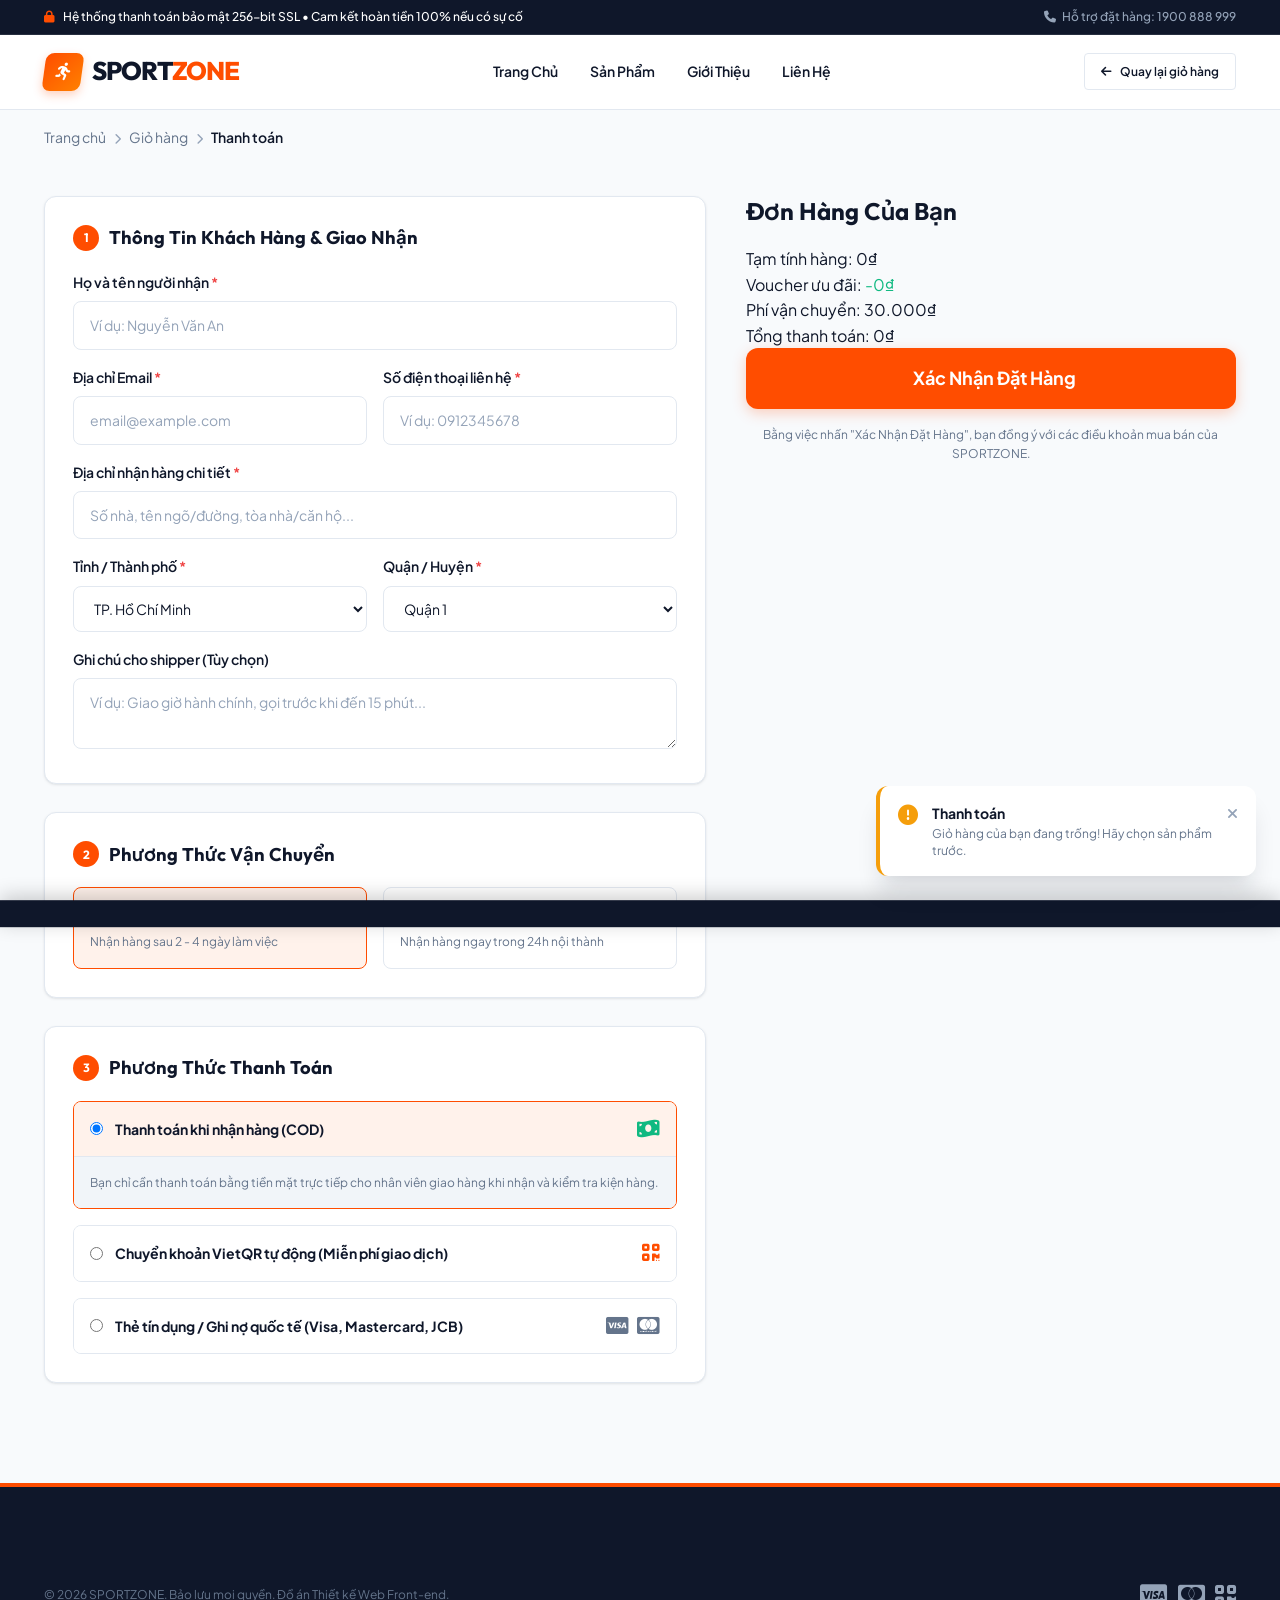
<file: checkout.html>
<!DOCTYPE html>
<html lang="vi">
<head>
  <meta charset="UTF-8" />
  <meta name="viewport" content="width=device-width, initial-scale=1.0" />
  <meta name="description" content="Thanh toán đơn hàng nhanh chóng, bảo mật tại SPORTZONE." />
  <title>Thanh Toán Đơn Hàng - SPORTZONE</title>

  <!-- Google Fonts -->
  <link rel="preconnect" href="https://fonts.googleapis.com" />
  <link rel="preconnect" href="https://fonts.gstatic.com" crossorigin />
  <link href="https://fonts.googleapis.com/css2?family=Outfit:wght@600;700;800;900&family=Plus+Jakarta+Sans:wght@400;500;600;700;800&display=swap" rel="stylesheet" />

  <!-- Font Awesome 6 Icons -->
  <link rel="stylesheet" href="https://cdnjs.cloudflare.com/ajax/libs/font-awesome/6.4.2/css/all.min.css" />

  <!-- CSS Design System & Components -->
  <link rel="stylesheet" href="css/variables.css" />
  <link rel="stylesheet" href="css/reset.css" />
  <link rel="stylesheet" href="css/global.css" />
  <link rel="stylesheet" href="css/components.css" />
  <link rel="stylesheet" href="css/responsive.css" />
  <link rel="stylesheet" href="css/pages/checkout.css" />
</head>
<body>

  <!-- Top Announcement Bar -->
  <aside class="top-bar">
    <div class="container">
      <div class="top-bar-message">
        <i class="fa-solid fa-lock text-primary"></i>
        <span>Hệ thống thanh toán bảo mật 256-bit SSL &bull; Cam kết hoàn tiền 100% nếu có sự cố</span>
      </div>
      <div class="top-bar-links">
        <a href="tel:1900888999"><i class="fa-solid fa-phone"></i> Hỗ trợ đặt hàng: 1900 888 999</a>
      </div>
    </div>
  </aside>

  <!-- Main Site Header -->
  <header class="site-header">
    <div class="container">
      <div class="header-inner">
        <a href="index.html" class="brand-logo" aria-label="SPORTZONE Trang chủ">
          <div class="logo-icon"><i class="fa-solid fa-person-running"></i></div>
          <span>SPORT<span class="logo-accent">ZONE</span></span>
        </a>

        <nav class="main-nav" aria-label="Thanh điều hướng chính">
          <a href="index.html" class="nav-link">Trang Chủ</a>
          <a href="products.html" class="nav-link">Sản Phẩm</a>
          <a href="about.html" class="nav-link">Giới Thiệu</a>
          <a href="contact.html" class="nav-link">Liên Hệ</a>
        </nav>

        <div class="header-actions">
          <a href="cart.html" class="btn btn-sm btn-outline">
            <i class="fa-solid fa-arrow-left"></i> Quay lại giỏ hàng
          </a>
        </div>
      </div>
    </div>
  </header>

  <!-- Breadcrumb -->
  <div class="container">
    <nav class="breadcrumb" aria-label="Breadcrumb">
      <a href="index.html">Trang chủ</a>
      <span class="breadcrumb-separator"><i class="fa-solid fa-chevron-right" style="font-size: 0.7rem;"></i></span>
      <a href="cart.html">Giỏ hàng</a>
      <span class="breadcrumb-separator"><i class="fa-solid fa-chevron-right" style="font-size: 0.7rem;"></i></span>
      <span class="breadcrumb-current">Thanh toán</span>
    </nav>
  </div>

  <!-- Checkout Page Section -->
  <main class="checkout-page-section">
    <div class="container">
      <form id="checkout-form" novalidate>
        <div class="checkout-layout">
          
          <!-- Left Column: Forms -->
          <div>
            
            <!-- Step 1: Customer Information -->
            <div class="checkout-card">
              <h2 class="checkout-card-title">
                <span class="step-num">1</span> Thông Tin Khách Hàng & Giao Nhận
              </h2>

              <div class="form-group">
                <label for="checkout-fullname" class="form-label required">Họ và tên người nhận</label>
                <input type="text" id="checkout-fullname" class="form-control" placeholder="Ví dụ: Nguyễn Văn An" />
                <span class="form-error" id="error-fullname" style="display: none;"></span>
              </div>

              <div class="grid grid-2" style="gap: 1rem;">
                <div class="form-group">
                  <label for="checkout-email" class="form-label required">Địa chỉ Email</label>
                  <input type="email" id="checkout-email" class="form-control" placeholder="email@example.com" />
                  <span class="form-error" id="error-email" style="display: none;"></span>
                </div>

                <div class="form-group">
                  <label for="checkout-phone" class="form-label required">Số điện thoại liên hệ</label>
                  <input type="tel" id="checkout-phone" class="form-control" placeholder="Ví dụ: 0912345678" />
                  <span class="form-error" id="error-phone" style="display: none;"></span>
                </div>
              </div>

              <div class="form-group">
                <label for="checkout-address" class="form-label required">Địa chỉ nhận hàng chi tiết</label>
                <input type="text" id="checkout-address" class="form-control" placeholder="Số nhà, tên ngõ/đường, tòa nhà/căn hộ..." />
                <span class="form-error" id="error-address" style="display: none;"></span>
              </div>

              <div class="grid grid-2" style="gap: 1rem;">
                <div class="form-group">
                  <label for="checkout-city" class="form-label required">Tỉnh / Thành phố</label>
                  <select id="checkout-city" class="form-control">
                    <option value="">-- Chọn Tỉnh / Thành phố --</option>
                    <option value="HN">Hà Nội</option>
                    <option value="HCM" selected>TP. Hồ Chí Minh</option>
                    <option value="DN">Đà Nẵng</option>
                    <option value="HP">Hải Phòng</option>
                    <option value="CT">Cần Thơ</option>
                    <option value="BD">Bình Dương</option>
                    <option value="DNA">Đồng Nai</option>
                  </select>
                  <span class="form-error" id="error-city" style="display: none;"></span>
                </div>

                <div class="form-group">
                  <label for="checkout-district" class="form-label required">Quận / Huyện</label>
                  <select id="checkout-district" class="form-control">
                    <option value="">-- Chọn Quận / Huyện --</option>
                    <option value="Q1" selected>Quận 1</option>
                    <option value="Q3">Quận 3</option>
                    <option value="Q7">Quận 7</option>
                    <option value="BT">Bình Thạnh</option>
                    <option value="TD">Thủ Đức</option>
                    <option value="CG">Cầu Giấy</option>
                    <option value="BD">Ba Đình</option>
                  </select>
                  <span class="form-error" id="error-district" style="display: none;"></span>
                </div>
              </div>

              <div class="form-group" style="margin-bottom: 0;">
                <label for="checkout-notes" class="form-label">Ghi chú cho shipper (Tùy chọn)</label>
                <textarea id="checkout-notes" class="form-control" rows="2" placeholder="Ví dụ: Giao giờ hành chính, gọi trước khi đến 15 phút..."></textarea>
              </div>
            </div>

            <!-- Step 2: Shipping Method -->
            <div class="checkout-card">
              <h2 class="checkout-card-title">
                <span class="step-num">2</span> Phương Thức Vận Chuyển
              </h2>

              <div class="shipping-methods-grid">
                <div class="shipping-method-option is-selected" data-method="standard">
                  <div class="shipping-method-header">
                    <span><input type="radio" name="shipping-method" checked /> Giao Tiêu Chuẩn</span>
                    <span class="text-primary font-bold">30.000₫</span>
                  </div>
                  <div class="shipping-method-time">Nhận hàng sau 2 - 4 ngày làm việc</div>
                </div>

                <div class="shipping-method-option" data-method="express">
                  <div class="shipping-method-header">
                    <span><input type="radio" name="shipping-method" /> Giao Hỏa Tốc 24H</span>
                    <span class="text-primary font-bold">50.000₫</span>
                  </div>
                  <div class="shipping-method-time">Nhận hàng ngay trong 24h nội thành</div>
                </div>
              </div>
            </div>

            <!-- Step 3: Payment Method -->
            <div class="checkout-card">
              <h2 class="checkout-card-title">
                <span class="step-num">3</span> Phương Thức Thanh Toán
              </h2>

              <div class="payment-methods-list">
                
                <!-- COD -->
                <div class="payment-method-card is-selected" data-payment="cod">
                  <div class="payment-method-header">
                    <input type="radio" name="payment-method" checked />
                    <span class="payment-method-title">Thanh toán khi nhận hàng (COD)</span>
                    <div class="payment-method-icons"><i class="fa-solid fa-money-bill-wave text-success"></i></div>
                  </div>
                  <div class="payment-method-content">
                    Bạn chỉ cần thanh toán bằng tiền mặt trực tiếp cho nhân viên giao hàng khi nhận và kiểm tra kiện hàng.
                  </div>
                </div>

                <!-- VietQR Bank Transfer -->
                <div class="payment-method-card" data-payment="bank">
                  <div class="payment-method-header">
                    <input type="radio" name="payment-method" />
                    <span class="payment-method-title">Chuyển khoản VietQR tự động (Miễn phí giao dịch)</span>
                    <div class="payment-method-icons"><i class="fa-solid fa-qrcode text-primary"></i></div>
                  </div>
                  <div class="payment-method-content">
                    <div class="qr-pay-box">
                      <!-- VietQR Demo Mock -->
                      <img src="https://api.qrserver.com/v1/create-qr-code/?size=150x150&data=SPORTZONE-PAYMENT-DEMO" alt="Mã VietQR Thanh Toán" class="qr-code-img" />
                      <div style="flex: 1;">
                        <div class="bank-info-item">Ngân hàng: <strong>MBBank (Ngân hàng Quân Đội)</strong></div>
                        <div class="bank-info-item">Số tài khoản: <strong id="bank-acc-num">19038472910018</strong></div>
                        <div class="bank-info-item">Chủ tài khoản: <strong>CONG TY SPORTZONE VIETNAM</strong></div>
                        <div class="bank-info-item">Nội dung CK: <strong>SZ [Số Điện Thoại]</strong></div>
                        <button type="button" class="btn btn-sm btn-outline" id="btn-copy-bank" style="margin-top: 0.35rem;">
                          <i class="fa-regular fa-copy"></i> Sao chép STK
                        </button>
                      </div>
                    </div>
                  </div>
                </div>

                <!-- Credit / Debit Card -->
                <div class="payment-method-card" data-payment="card">
                  <div class="payment-method-header">
                    <input type="radio" name="payment-method" />
                    <span class="payment-method-title">Thẻ tín dụng / Ghi nợ quốc tế (Visa, Mastercard, JCB)</span>
                    <div class="payment-method-icons">
                      <i class="fa-brands fa-cc-visa"></i>
                      <i class="fa-brands fa-cc-mastercard"></i>
                    </div>
                  </div>
                  <div class="payment-method-content">
                    <div class="form-group">
                      <label class="form-label">Số thẻ tín dụng</label>
                      <input type="text" id="card-number" class="form-control" placeholder="4123 4567 8901 2345" maxlength="19" />
                    </div>
                    <div class="grid grid-2" style="gap: 1rem;">
                      <div class="form-group" style="margin-bottom: 0;">
                        <label class="form-label">Ngày hết hạn (MM/YY)</label>
                        <input type="text" id="card-exp" class="form-control" placeholder="12/28" maxlength="5" />
                      </div>
                      <div class="form-group" style="margin-bottom: 0;">
                        <label class="form-label">Mã bảo mật CVV</label>
                        <input type="password" id="card-cvv" class="form-control" placeholder="***" maxlength="4" />
                      </div>
                    </div>
                  </div>
                </div>

              </div>
            </div>

          </div>

          <!-- Right Column: Order Overview -->
          <div>
            <div class="order-summary-card" style="position: sticky; top: 90px;">
              <h2 class="summary-title">Đơn Hàng Của Bạn</h2>

              <!-- Product items preview -->
              <div class="checkout-review-items" id="checkout-review-items">
                <!-- Injected by checkout.js -->
              </div>

              <!-- Price Breakdown -->
              <div class="summary-row">
                <span>Tạm tính hàng:</span>
                <span id="checkout-subtotal">0₫</span>
              </div>
              <div class="summary-row">
                <span>Voucher ưu đãi:</span>
                <span id="checkout-discount" class="text-success">-0₫</span>
              </div>
              <div class="summary-row">
                <span>Phí vận chuyển:</span>
                <span id="checkout-shipping">30.000₫</span>
              </div>

              <div class="summary-total-row">
                <span class="summary-total-label">Tổng thanh toán:</span>
                <span class="summary-total-price" id="checkout-total">0₫</span>
              </div>

              <button type="submit" class="btn btn-primary btn-lg btn-block" id="btn-submit-order">
                <i class="fa-solid fa-shield-check"></i> Xác Nhận Đặt Hàng
              </button>

              <p style="font-size: 0.75rem; color: var(--text-muted); text-align: center; margin-top: 1rem;">
                Bằng việc nhấn "Xác Nhận Đặt Hàng", bạn đồng ý với các điều khoản mua bán của SPORTZONE.
              </p>
            </div>
          </div>

        </div>
      </form>
    </div>
  </main>

  <!-- Site Footer -->
  <footer class="site-footer">
    <div class="container">
      <div class="footer-bottom" style="border: none;">
        <div>&copy; 2026 SPORTZONE. Bảo lưu mọi quyền. Đồ án Thiết kế Web Front-end.</div>
        <div class="payment-methods">
          <i class="fa-brands fa-cc-visa"></i>
          <i class="fa-brands fa-cc-mastercard"></i>
          <i class="fa-solid fa-qrcode"></i>
        </div>
      </div>
    </div>
  </footer>

  <!-- Scripts -->
  <script src="js/data/products.js" defer></script>
  <script src="js/utils/storage.js" defer></script>
  <script src="js/components/toast.js" defer></script>
  <script src="js/components/product-card.js" defer></script>
  <script src="js/components/modal.js" defer></script>
  <script src="js/main.js" defer></script>
  <script src="js/pages/checkout.js" defer></script>

</body>
</html>
</file>
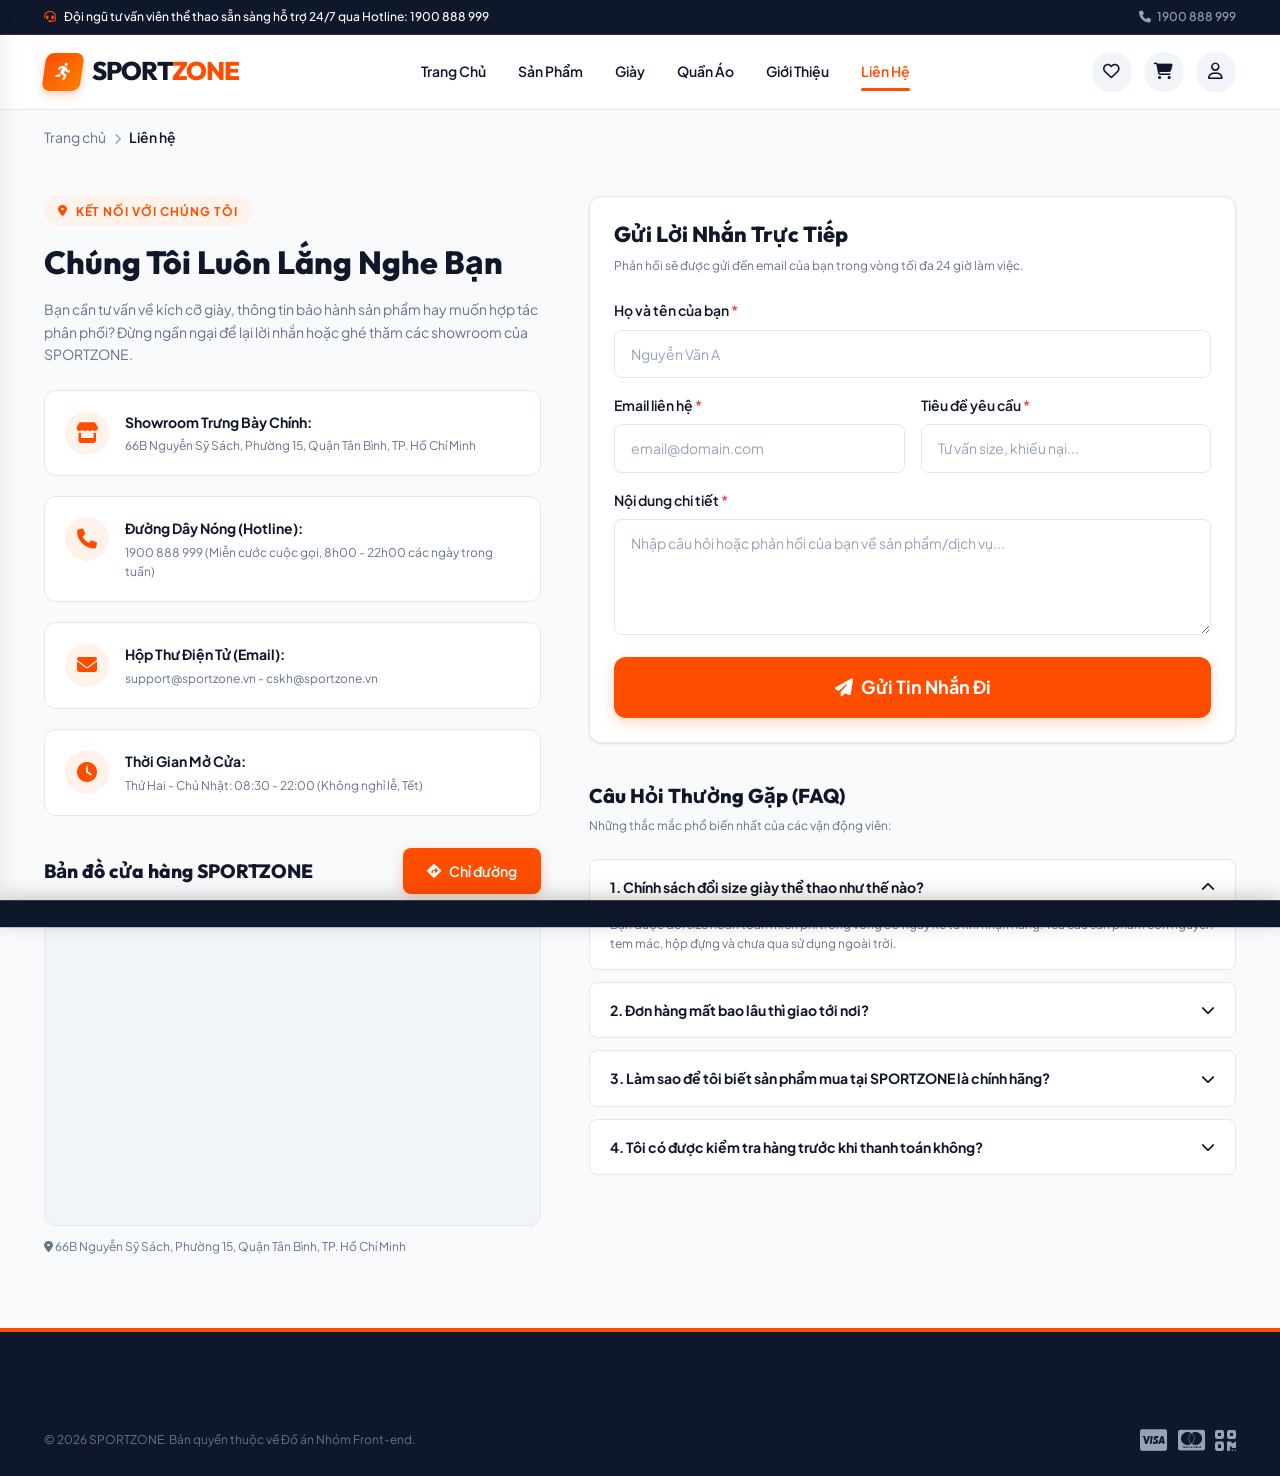
<file: contact.html>
<!DOCTYPE html>
<html lang="vi">
<head>
  <meta charset="UTF-8" />
  <meta name="viewport" content="width=device-width, initial-scale=1.0" />
  <meta name="description" content="Liên hệ với ban hỗ trợ khách hàng SPORTZONE. Hệ thống showroom tại Hà Nội, Đà Nẵng và TP.HCM." />
  <title>Liên Hệ & Hỗ Trợ - SPORTZONE</title>

  <!-- Google Fonts -->
  <link rel="preconnect" href="https://fonts.googleapis.com" />
  <link rel="preconnect" href="https://fonts.gstatic.com" crossorigin />
  <link href="https://fonts.googleapis.com/css2?family=Outfit:wght@600;700;800;900&family=Plus+Jakarta+Sans:wght@400;500;600;700;800&display=swap" rel="stylesheet" />

  <!-- Font Awesome 6 Icons -->
  <link rel="stylesheet" href="https://cdnjs.cloudflare.com/ajax/libs/font-awesome/6.4.2/css/all.min.css" />

  <!-- CSS Design System & Components -->
  <link rel="stylesheet" href="css/variables.css" />
  <link rel="stylesheet" href="css/reset.css" />
  <link rel="stylesheet" href="css/global.css" />
  <link rel="stylesheet" href="css/components.css" />
  <link rel="stylesheet" href="css/responsive.css" />
  <link rel="stylesheet" href="css/pages/about-contact.css" />
</head>
<body>

  <!-- Top Announcement Bar -->
  <aside class="top-bar">
    <div class="container">
      <div class="top-bar-message">
        <i class="fa-solid fa-headset text-primary"></i>
        <span>Đội ngũ tư vấn viên thể thao sẵn sàng hỗ trợ 24/7 qua Hotline: 1900 888 999</span>
      </div>
      <div class="top-bar-links">
        <a href="tel:1900888999"><i class="fa-solid fa-phone"></i> 1900 888 999</a>
      </div>
    </div>
  </aside>

  <!-- Main Site Header -->
  <header class="site-header">
    <div class="container">
      <div class="header-inner">
        <a href="index.html" class="brand-logo" aria-label="SPORTZONE Trang chủ">
          <div class="logo-icon"><i class="fa-solid fa-person-running"></i></div>
          <span>SPORT<span class="logo-accent">ZONE</span></span>
        </a>

        <nav class="main-nav" aria-label="Thanh điều hướng chính">
          <a href="index.html" class="nav-link">Trang Chủ</a>
          <a href="products.html" class="nav-link">Sản Phẩm</a>
          <a href="products.html?category=Shoes" class="nav-link">Giày</a>
          <a href="products.html?category=Clothing" class="nav-link">Quần Áo</a>
          <a href="about.html" class="nav-link">Giới Thiệu</a>
          <a href="contact.html" class="nav-link active">Liên Hệ</a>
        </nav>

        <div class="header-actions">
          <a href="wishlist.html" class="header-action-btn" title="Yêu thích">
            <i class="fa-regular fa-heart"></i>
            <span class="badge-count wishlist-badge" style="display: none;">0</span>
          </a>
          <a href="cart.html" class="header-action-btn" title="Giỏ hàng">
            <i class="fa-solid fa-cart-shopping"></i>
            <span class="badge-count cart-badge" style="display: none;">0</span>
          </a>
          <a href="login.html" class="header-action-btn user-auth-link" title="Tài khoản">
            <i class="fa-regular fa-user"></i>
          </a>
          <button class="header-action-btn mobile-menu-toggle" aria-label="Menu di động">
            <i class="fa-solid fa-bars"></i>
          </button>
        </div>
      </div>
    </div>
  </header>

  <!-- Mobile Drawer -->
  <div class="mobile-drawer-overlay"></div>
  <aside class="mobile-drawer">
    <div class="mobile-drawer-header">
      <div class="brand-logo" style="font-size: 1.25rem;">
        <div class="logo-icon" style="width: 30px; height: 30px;"><i class="fa-solid fa-person-running"></i></div>
        <span>SPORT<span class="logo-accent">ZONE</span></span>
      </div>
      <button class="mobile-drawer-close"><i class="fa-solid fa-xmark"></i></button>
    </div>
    <div class="mobile-drawer-body">
      <a href="index.html" class="mobile-nav-link"><i class="fa-solid fa-house"></i> Trang Chủ</a>
      <a href="products.html" class="mobile-nav-link"><i class="fa-solid fa-shapes"></i> Tất Cả Sản Phẩm</a>
      <a href="about.html" class="mobile-nav-link"><i class="fa-solid fa-users"></i> Giới Thiệu</a>
      <a href="contact.html" class="mobile-nav-link active"><i class="fa-solid fa-envelope"></i> Liên Hệ</a>
    </div>
  </aside>

  <!-- Breadcrumb -->
  <div class="container">
    <nav class="breadcrumb" aria-label="Breadcrumb">
      <a href="index.html">Trang chủ</a>
      <span class="breadcrumb-separator"><i class="fa-solid fa-chevron-right" style="font-size: 0.7rem;"></i></span>
      <span class="breadcrumb-current">Liên hệ</span>
    </nav>
  </div>

  <!-- Contact Main Content -->
  <main class="container">
    <div class="contact-layout">
      
      <!-- Left: Contact Information & Showrooms -->
      <div>
        <span class="section-tag"><i class="fa-solid fa-location-dot"></i> Kết Nối Với Chúng Tôi</span>
        <h1 style="font-size: 2rem; font-weight: 800; margin: 0.5rem 0 1rem;">
          Chúng Tôi Luôn Lắng Nghe Bạn
        </h1>
        <p style="color: var(--text-muted); font-size: var(--font-sm); line-height: 1.6;">
          Bạn cần tư vấn về kích cỡ giày, thông tin bảo hành sản phẩm hay muốn hợp tác phân phối? Đừng ngần ngại để lại lời nhắn hoặc ghé thăm các showroom của SPORTZONE.
        </p>

        <div class="contact-info-list">
          <div class="contact-info-card">
            <div class="contact-info-icon"><i class="fa-solid fa-store"></i></div>
            <div class="contact-info-text">
              <strong>Showroom Trưng Bày Chính:</strong>
              <p>66B Nguyễn Sỹ Sách, Phường 15, Quận Tân Bình, TP. Hồ Chí Minh</p>
            </div>
          </div>

          <div class="contact-info-card">
            <div class="contact-info-icon"><i class="fa-solid fa-phone"></i></div>
            <div class="contact-info-text">
              <strong>Đường Dây Nóng (Hotline):</strong>
              <p>1900 888 999 (Miễn cước cuộc gọi, 8h00 - 22h00 các ngày trong tuần)</p>
            </div>
          </div>

          <div class="contact-info-card">
            <div class="contact-info-icon"><i class="fa-solid fa-envelope"></i></div>
            <div class="contact-info-text">
              <strong>Hộp Thư Điện Tử (Email):</strong>
              <p>support@sportzone.vn - cskh@sportzone.vn</p>
            </div>
          </div>

          <div class="contact-info-card">
            <div class="contact-info-icon"><i class="fa-solid fa-clock"></i></div>
            <div class="contact-info-text">
              <strong>Thời Gian Mở Cửa:</strong>
              <p>Thứ Hai - Chủ Nhật: 08:30 - 22:00 (Không nghỉ lễ, Tết)</p>
            </div>
          </div>
        </div>

        <!-- Google Maps: Vi tri showroom SPORTZONE -->
        <section aria-label="Bản đồ vị trí SPORTZONE" style="margin-top: 2rem;">
          <div style="display: flex; align-items: center; justify-content: space-between; gap: 1rem; flex-wrap: wrap; margin-bottom: 0.75rem;">
            <h2 style="font-size: 1.2rem; font-weight: 800; margin: 0;">Bản đồ cửa hàng SPORTZONE</h2>
            <a href="https://www.google.com/maps/dir/?api=1&destination=66B%20Nguy%E1%BB%85n%20S%E1%BB%B9%20S%C3%A1ch%2C%20Ph%C6%B0%E1%BB%9Dng%2015%2C%20Qu%E1%BA%ADn%20T%C3%A2n%20B%C3%ACnh%2C%20TP.%20H%E1%BB%93%20Ch%C3%AD%20Minh" target="_blank" rel="noopener noreferrer" class="btn btn-primary" style="display: inline-flex; align-items: center; gap: 0.5rem; text-decoration: none;">
              <i class="fa-solid fa-diamond-turn-right" aria-hidden="true"></i> Chỉ đường
            </a>
          </div>
          <div style="width: 100%; height: 320px; border-radius: var(--radius-md); overflow: hidden; border: 1px solid var(--border-color); background: var(--bg-subtle);">
            <iframe
              title="Google Maps - SPORTZONE, 66B Nguyễn Sỹ Sách, Tân Bình, TP. Hồ Chí Minh"
              src="https://maps.google.com/maps?q=66B%20Nguy%E1%BB%85n%20S%E1%BB%B9%20S%C3%A1ch%2C%20Ph%C6%B0%E1%BB%9Dng%2015%2C%20Qu%E1%BA%ADn%20T%C3%A2n%20B%C3%ACnh%2C%20TP.%20H%E1%BB%93%20Ch%C3%AD%20Minh&t=&z=16&ie=UTF8&iwloc=&output=embed"
              width="100%" height="100%" style="border: 0; display: block;"
              loading="lazy" referrerpolicy="no-referrer-when-downgrade" allowfullscreen>
            </iframe>
          </div>
          <p style="margin-top: 0.65rem; font-size: var(--font-xs); color: var(--text-muted); line-height: 1.6;">
            <i class="fa-solid fa-location-dot" aria-hidden="true"></i>
            66B Nguyễn Sỹ Sách, Phường 15, Quận Tân Bình, TP. Hồ Chí Minh
          </p>
        </section>
      </div>

      <!-- Right: Contact Form & FAQ Accordion -->
      <div>
        <!-- Contact Form Card -->
        <div class="card" style="margin-bottom: 2.5rem;">
          <h2 style="font-size: 1.35rem; font-weight: 800; margin-bottom: 0.5rem;">Gửi Lời Nhắn Trực Tiếp</h2>
          <p style="font-size: var(--font-xs); color: var(--text-muted); margin-bottom: 1.5rem;">
            Phản hồi sẽ được gửi đến email của bạn trong vòng tối đa 24 giờ làm việc.
          </p>

          <form id="contact-form" novalidate>
            <div class="form-group">
              <label for="contact-name" class="form-label required">Họ và tên của bạn</label>
              <input type="text" id="contact-name" class="form-control" placeholder="Nguyễn Văn A" required />
            </div>

            <div class="grid grid-2" style="gap: 1rem;">
              <div class="form-group">
                <label for="contact-email" class="form-label required">Email liên hệ</label>
                <input type="email" id="contact-email" class="form-control" placeholder="email@domain.com" required />
              </div>
              <div class="form-group">
                <label for="contact-subject" class="form-label required">Tiêu đề yêu cầu</label>
                <input type="text" id="contact-subject" class="form-control" placeholder="Tư vấn size, khiếu nại..." required />
              </div>
            </div>

            <div class="form-group">
              <label for="contact-message" class="form-label required">Nội dung chi tiết</label>
              <textarea id="contact-message" class="form-control" rows="4" placeholder="Nhập câu hỏi hoặc phản hồi của bạn về sản phẩm/dịch vụ..." required></textarea>
            </div>

            <button type="submit" class="btn btn-primary btn-block btn-lg">
              <i class="fa-solid fa-paper-plane"></i> Gửi Tin Nhắn Đi
            </button>
          </form>
        </div>

        <!-- FAQ Accordion -->
        <div>
          <h3 style="font-size: 1.25rem; font-weight: 800; margin-bottom: 0.5rem;">Câu Hỏi Thường Gặp (FAQ)</h3>
          <p style="font-size: var(--font-xs); color: var(--text-muted);">Những thắc mắc phổ biến nhất của các vận động viên:</p>

          <div class="faq-accordion">
            <div class="faq-item is-open">
              <div class="faq-question">
                <span>1. Chính sách đổi size giày thể thao như thế nào?</span>
                <i class="fa-solid fa-chevron-down"></i>
              </div>
              <div class="faq-answer">
                Bạn được đổi size hoàn toàn miễn phí trong vòng 30 ngày kể từ khi nhận hàng. Yêu cầu sản phẩm còn nguyên tem mác, hộp đựng và chưa qua sử dụng ngoài trời.
              </div>
            </div>

            <div class="faq-item">
              <div class="faq-question">
                <span>2. Đơn hàng mất bao lâu thì giao tới nơi?</span>
                <i class="fa-solid fa-chevron-down"></i>
              </div>
              <div class="faq-answer">
                Tại khu vực nội thành TP.HCM và Hà Nội, thời gian giao hàng là 2 giờ (hỏa tốc) hoặc trong ngày. Đối với các tỉnh thành khác trên toàn quốc, thời gian từ 2 - 3 ngày làm việc.
              </div>
            </div>

            <div class="faq-item">
              <div class="faq-question">
                <span>3. Làm sao để tôi biết sản phẩm mua tại SPORTZONE là chính hãng?</span>
                <i class="fa-solid fa-chevron-down"></i>
              </div>
              <div class="faq-answer">
                Tất cả sản phẩm tại SPORTZONE đều có hóa đơn VAT, tem phụ nhập khẩu chính ngạch và quét được mã QR/mã vạch xuất xứ trên hệ thống toàn cầu của hãng.
              </div>
            </div>

            <div class="faq-item">
              <div class="faq-question">
                <span>4. Tôi có được kiểm tra hàng trước khi thanh toán không?</span>
                <i class="fa-solid fa-chevron-down"></i>
              </div>
              <div class="faq-answer">
                Có! Bạn hoàn toàn được đồng kiểm tra kiện hàng, xem mẫu mã và thử độ vừa vặn trước khi thanh toán tiền mặt cho shipper.
              </div>
            </div>
          </div>
        </div>

      </div>

    </div>
  </main>

  <!-- Site Footer -->
  <footer class="site-footer">
    <div class="container">
      <div class="footer-bottom">
        <div>&copy; 2026 SPORTZONE. Bản quyền thuộc về Đồ án Nhóm Front-end.</div>
        <div class="payment-methods">
          <i class="fa-brands fa-cc-visa"></i>
          <i class="fa-brands fa-cc-mastercard"></i>
          <i class="fa-solid fa-qrcode"></i>
        </div>
      </div>
    </div>
  </footer>

  <!-- Scripts -->
  <script src="js/data/products.js" defer></script>
  <script src="js/utils/storage.js" defer></script>
  <script src="js/components/toast.js" defer></script>
  <script src="js/components/product-card.js" defer></script>
  <script src="js/components/modal.js" defer></script>
  <script src="js/main.js" defer></script>
  <script src="js/pages/contact.js" defer></script>

</body>
</html>
</file>
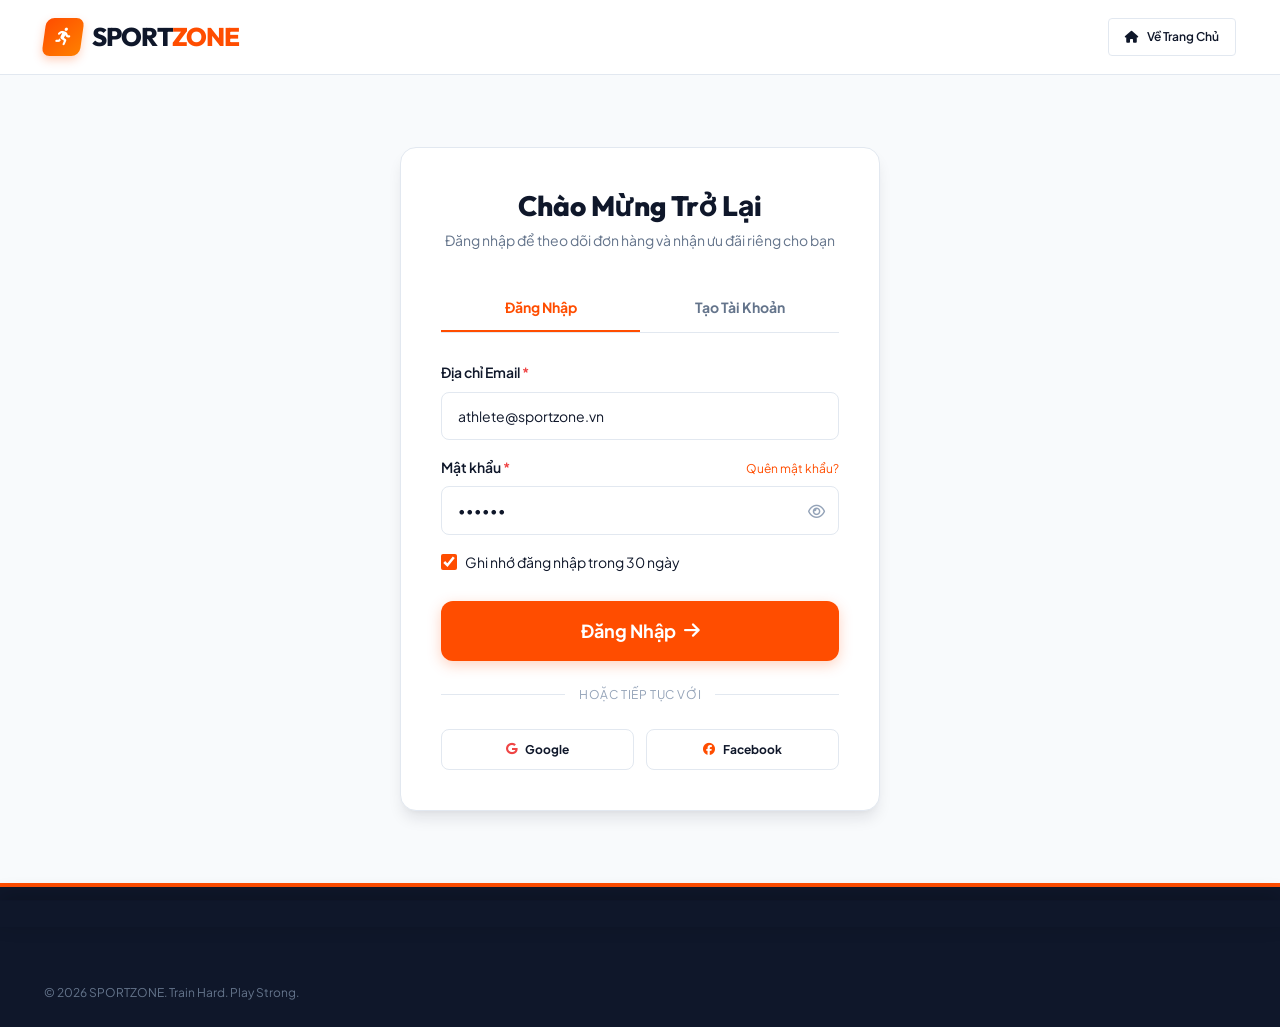
<file: login.html>
<!DOCTYPE html>
<html lang="vi">
<head>
  <meta charset="UTF-8" />
  <meta name="viewport" content="width=device-width, initial-scale=1.0" />
  <meta name="description" content="Đăng nhập tài khoản thành viên SPORTZONE để tích điểm và nhận ưu đãi độc quyền." />
  <title>Đăng Nhập Tài Khoản - SPORTZONE</title>

  <!-- Google Fonts -->
  <link rel="preconnect" href="https://fonts.googleapis.com" />
  <link rel="preconnect" href="https://fonts.gstatic.com" crossorigin />
  <link href="https://fonts.googleapis.com/css2?family=Outfit:wght@600;700;800;900&family=Plus+Jakarta+Sans:wght@400;500;600;700;800&display=swap" rel="stylesheet" />

  <!-- Font Awesome 6 Icons -->
  <link rel="stylesheet" href="https://cdnjs.cloudflare.com/ajax/libs/font-awesome/6.4.2/css/all.min.css" />

  <!-- CSS Design System & Components -->
  <link rel="stylesheet" href="css/variables.css" />
  <link rel="stylesheet" href="css/reset.css" />
  <link rel="stylesheet" href="css/global.css" />
  <link rel="stylesheet" href="css/components.css" />
  <link rel="stylesheet" href="css/responsive.css" />
  <link rel="stylesheet" href="css/pages/auth.css" />
</head>
<body>

  <!-- Main Site Header -->
  <header class="site-header">
    <div class="container">
      <div class="header-inner">
        <a href="index.html" class="brand-logo" aria-label="SPORTZONE Trang chủ">
          <div class="logo-icon"><i class="fa-solid fa-person-running"></i></div>
          <span>SPORT<span class="logo-accent">ZONE</span></span>
        </a>

        <div class="header-actions">
          <a href="index.html" class="btn btn-sm btn-outline">
            <i class="fa-solid fa-house"></i> Về Trang Chủ
          </a>
        </div>
      </div>
    </div>
  </header>

  <!-- Auth Main Section -->
  <main class="auth-page-section">
    <div class="container">
      <div class="auth-card">
        
        <div class="auth-header">
          <h1 class="auth-title">Chào Mừng Trở Lại</h1>
          <p class="auth-subtitle">Đăng nhập để theo dõi đơn hàng và nhận ưu đãi riêng cho bạn</p>
        </div>

        <div class="auth-tabs">
          <a href="login.html" class="auth-tab-link is-active">Đăng Nhập</a>
          <a href="register.html" class="auth-tab-link">Tạo Tài Khoản</a>
        </div>

        <form id="login-form" novalidate>
          <div class="form-group">
            <label for="login-email" class="form-label required">Địa chỉ Email</label>
            <input type="email" id="login-email" class="form-control" placeholder="name@domain.com" value="athlete@sportzone.vn" required />
            <span class="form-error" id="login-error-email" style="display: none;"></span>
          </div>

          <div class="form-group">
            <div style="display: flex; justify-content: space-between; align-items: baseline;">
              <label for="login-password" class="form-label required">Mật khẩu</label>
              <a href="javascript:void(0)" onclick="Toast.info('Quên mật khẩu', 'Vui lòng kiểm tra hộp thư email để đặt lại mật khẩu.')" style="font-size: var(--font-xs); color: var(--primary-color);">Quên mật khẩu?</a>
            </div>
            <div class="password-input-wrapper">
              <input type="password" id="login-password" class="form-control" placeholder="••••••••" value="123456" required />
              <button type="button" class="password-toggle-btn" aria-label="Hiện/ẩn mật khẩu">
                <i class="fa-regular fa-eye"></i>
              </button>
            </div>
            <span class="form-error" id="login-error-password" style="display: none;"></span>
          </div>

          <div style="margin-bottom: 1.5rem;">
            <label class="custom-checkbox">
              <input type="checkbox" id="login-remember" checked />
              <span>Ghi nhớ đăng nhập trong 30 ngày</span>
            </label>
          </div>

          <button type="submit" class="btn btn-primary btn-block btn-lg" id="btn-login-submit">
            Đăng Nhập <i class="fa-solid fa-arrow-right"></i>
          </button>
        </form>

        <div class="auth-divider">
          <span>Hoặc tiếp tục với</span>
        </div>

        <div class="social-auth-grid">
          <button type="button" class="social-btn" onclick="Toast.info('Liên kết', 'Đang chuyển hướng xác thực Google...')">
            <i class="fa-brands fa-google text-danger"></i> Google
          </button>
          <button type="button" class="social-btn" onclick="Toast.info('Liên kết', 'Đang chuyển hướng xác thực Facebook...')">
            <i class="fa-brands fa-facebook text-primary"></i> Facebook
          </button>
        </div>

      </div>
    </div>
  </main>

  <!-- Site Footer -->
  <footer class="site-footer">
    <div class="container">
      <div class="footer-bottom">
        <div>&copy; 2026 SPORTZONE. Train Hard. Play Strong.</div>
      </div>
    </div>
  </footer>

  <!-- Scripts -->
  <script src="js/data/products.js" defer></script>
  <script src="js/utils/storage.js" defer></script>
  <script src="js/components/toast.js" defer></script>
  <script src="js/components/product-card.js" defer></script>
  <script src="js/components/modal.js" defer></script>
  <script src="js/main.js" defer></script>
  <script src="js/pages/auth.js" defer></script>

</body>
</html>
</file>
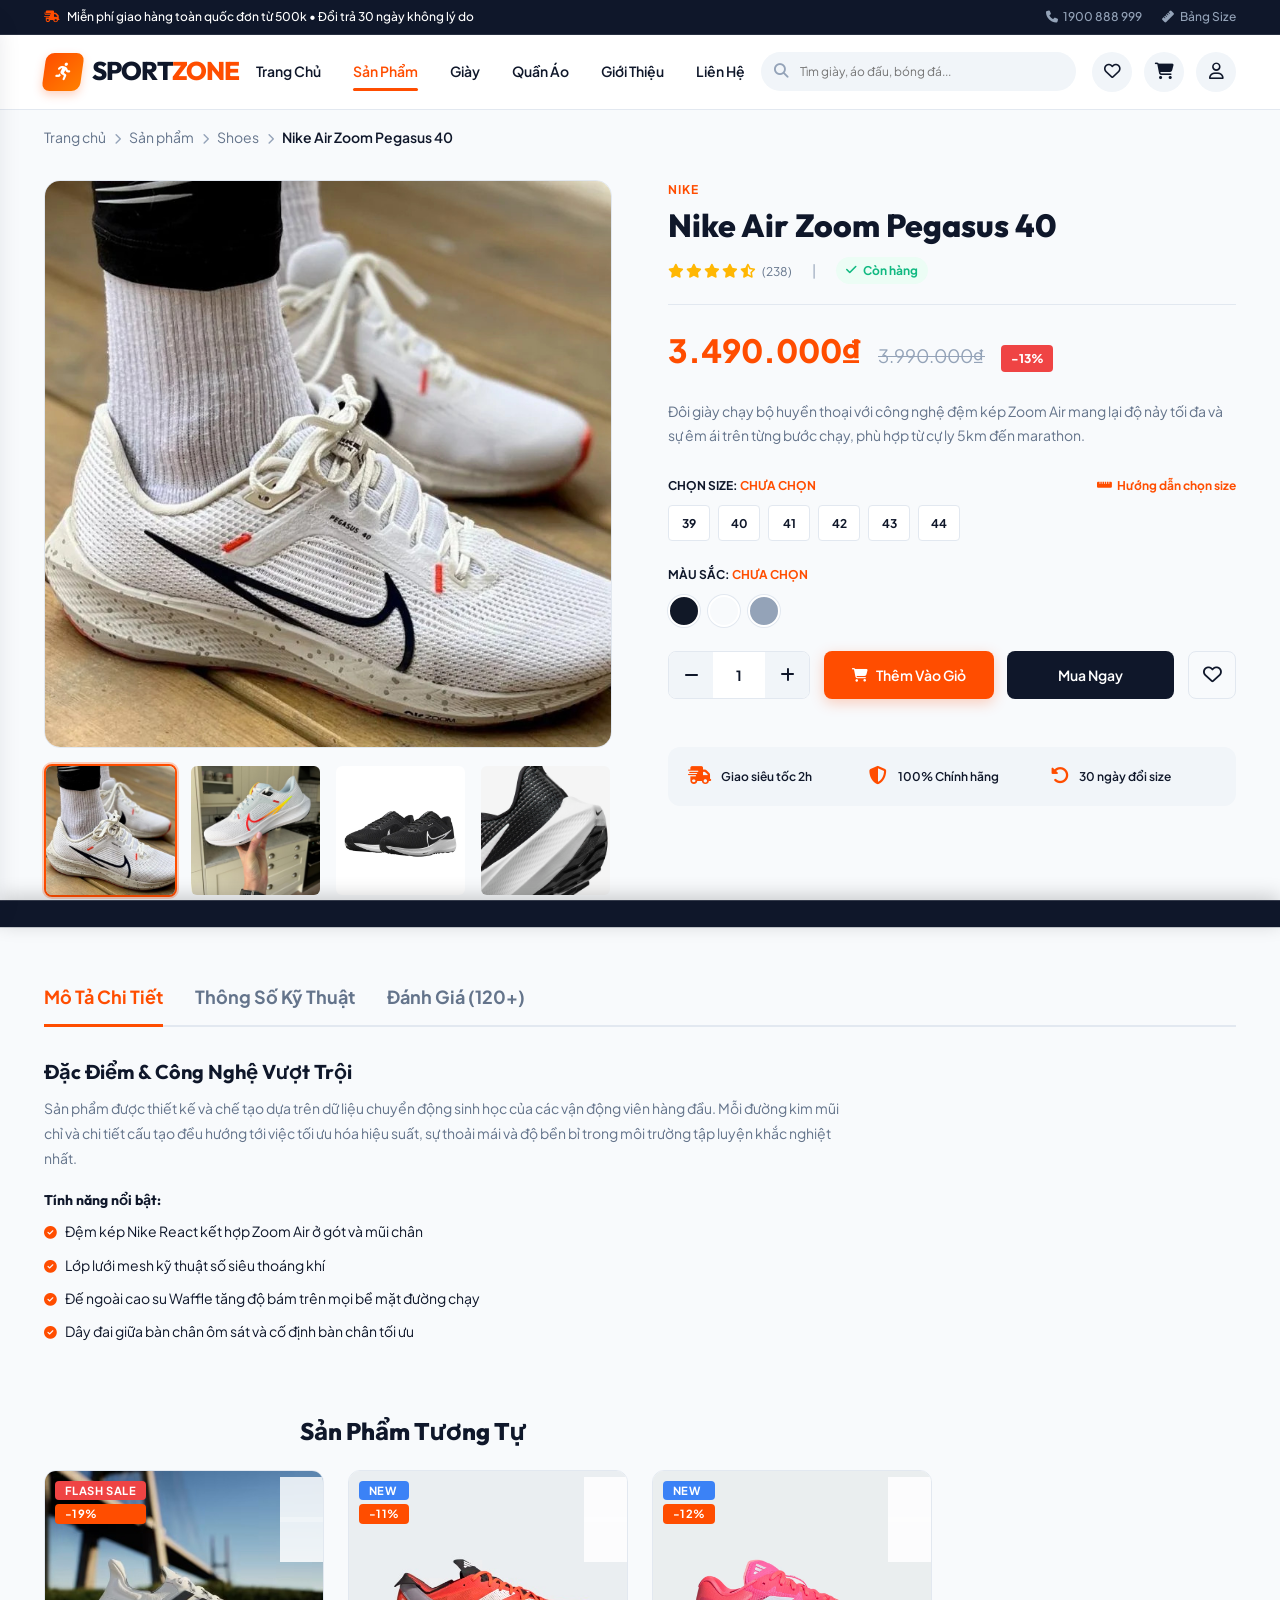
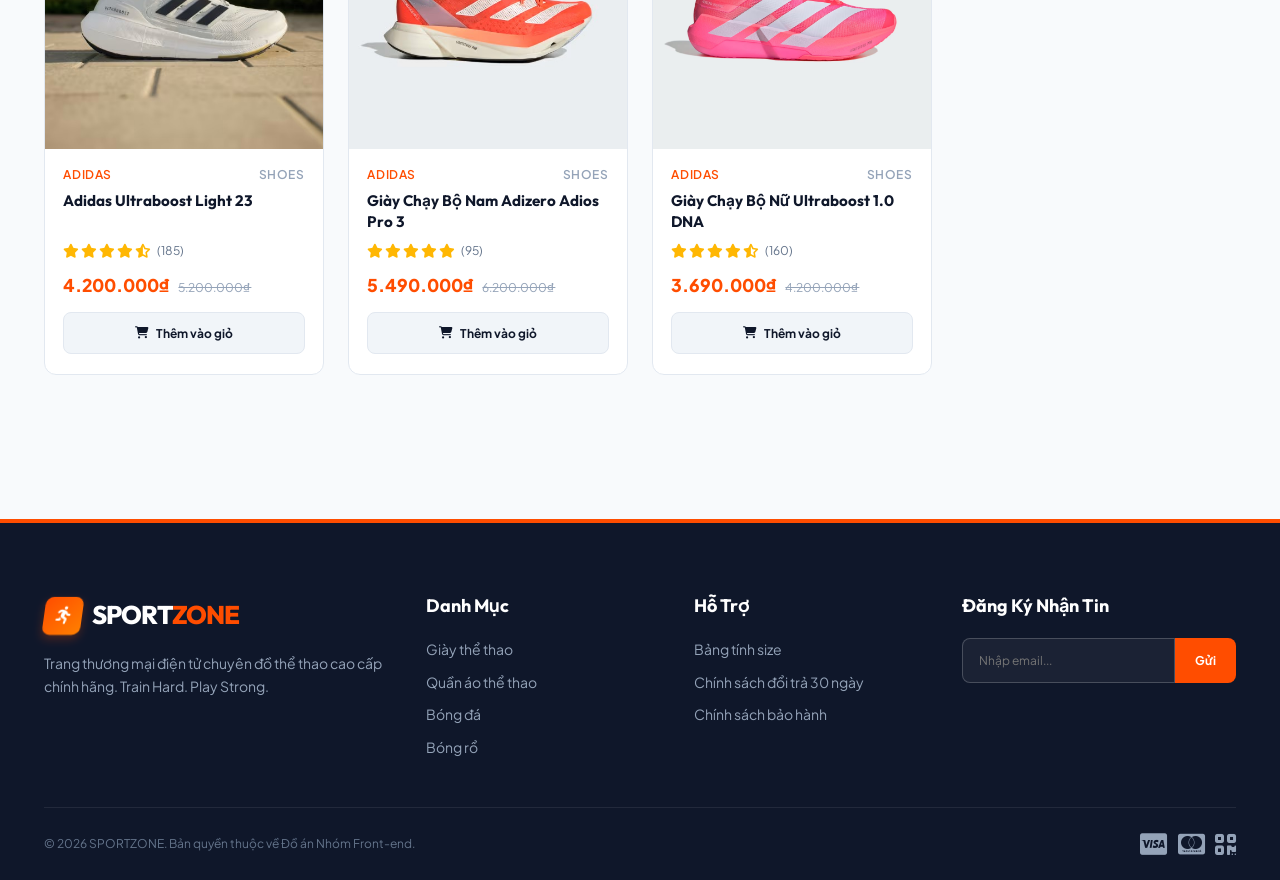
<file: product-detail.html>
<!DOCTYPE html>
<html lang="vi">
<head>
  <meta charset="UTF-8" />
  <meta name="viewport" content="width=device-width, initial-scale=1.0" />
  <meta name="description" content="Chi tiết sản phẩm thể thao chính hãng SPORTZONE: Đầy đủ bảng size, màu sắc, thông số kỹ thuật và đánh giá." />
  <title>Chi Tiết Sản Phẩm - SPORTZONE</title>

  <!-- Google Fonts -->
  <link rel="preconnect" href="https://fonts.googleapis.com" />
  <link rel="preconnect" href="https://fonts.gstatic.com" crossorigin />
  <link href="https://fonts.googleapis.com/css2?family=Outfit:wght@600;700;800;900&family=Plus+Jakarta+Sans:wght@400;500;600;700;800&display=swap" rel="stylesheet" />

  <!-- Font Awesome 6 Icons -->
  <link rel="stylesheet" href="https://cdnjs.cloudflare.com/ajax/libs/font-awesome/6.4.2/css/all.min.css" />

  <!-- CSS Design System & Components -->
  <link rel="stylesheet" href="css/variables.css" />
  <link rel="stylesheet" href="css/reset.css" />
  <link rel="stylesheet" href="css/global.css" />
  <link rel="stylesheet" href="css/components.css" />
  <link rel="stylesheet" href="css/responsive.css" />
  <link rel="stylesheet" href="css/pages/product-detail.css" />
</head>
<body>

  <!-- Top Announcement Bar -->
  <aside class="top-bar">
    <div class="container">
      <div class="top-bar-message">
        <i class="fa-solid fa-truck-fast text-primary"></i>
        <span>Miễn phí giao hàng toàn quốc đơn từ 500k &bull; Đổi trả 30 ngày không lý do</span>
      </div>
      <div class="top-bar-links">
        <a href="tel:1900888999"><i class="fa-solid fa-phone"></i> 1900 888 999</a>
        <a href="javascript:void(0)" onclick="Modal.openSizeGuide()"><i class="fa-solid fa-ruler"></i> Bảng Size</a>
      </div>
    </div>
  </aside>

  <!-- Main Site Header -->
  <header class="site-header">
    <div class="container">
      <div class="header-inner">
        <a href="index.html" class="brand-logo" aria-label="SPORTZONE Trang chủ">
          <div class="logo-icon"><i class="fa-solid fa-person-running"></i></div>
          <span>SPORT<span class="logo-accent">ZONE</span></span>
        </a>

        <nav class="main-nav" aria-label="Thanh điều hướng chính">
          <a href="index.html" class="nav-link">Trang Chủ</a>
          <a href="products.html" class="nav-link active">Sản Phẩm</a>
          <a href="products.html?category=Shoes" class="nav-link">Giày</a>
          <a href="products.html?category=Clothing" class="nav-link">Quần Áo</a>
          <a href="about.html" class="nav-link">Giới Thiệu</a>
          <a href="contact.html" class="nav-link">Liên Hệ</a>
        </nav>

        <div class="header-search">
          <div class="search-input-wrapper">
            <i class="fa-solid fa-magnifying-glass"></i>
            <input type="text" class="search-input" placeholder="Tìm giày, áo đấu, bóng đá..." aria-label="Tìm kiếm sản phẩm" />
          </div>
        </div>

        <div class="header-actions">
          <a href="wishlist.html" class="header-action-btn" title="Yêu thích">
            <i class="fa-regular fa-heart"></i>
            <span class="badge-count wishlist-badge" style="display: none;">0</span>
          </a>
          <a href="cart.html" class="header-action-btn" title="Giỏ hàng">
            <i class="fa-solid fa-cart-shopping"></i>
            <span class="badge-count cart-badge" style="display: none;">0</span>
          </a>
          <a href="login.html" class="header-action-btn user-auth-link" title="Tài khoản">
            <i class="fa-regular fa-user"></i>
          </a>
          <button class="header-action-btn mobile-menu-toggle" aria-label="Mở menu di động">
            <i class="fa-solid fa-bars"></i>
          </button>
        </div>
      </div>
    </div>
  </header>

  <!-- Mobile Drawer -->
  <div class="mobile-drawer-overlay"></div>
  <aside class="mobile-drawer">
    <div class="mobile-drawer-header">
      <div class="brand-logo" style="font-size: 1.25rem;">
        <div class="logo-icon" style="width: 30px; height: 30px;"><i class="fa-solid fa-person-running"></i></div>
        <span>SPORT<span class="logo-accent">ZONE</span></span>
      </div>
      <button class="mobile-drawer-close"><i class="fa-solid fa-xmark"></i></button>
    </div>
    <div class="mobile-drawer-body">
      <a href="index.html" class="mobile-nav-link"><i class="fa-solid fa-house"></i> Trang Chủ</a>
      <a href="products.html" class="mobile-nav-link active"><i class="fa-solid fa-shapes"></i> Tất Cả Sản Phẩm</a>
      <a href="products.html?category=Shoes" class="mobile-nav-link"><i class="fa-solid fa-shoe-prints"></i> Giày Thể Thao</a>
      <a href="products.html?category=Clothing" class="mobile-nav-link"><i class="fa-solid fa-shirt"></i> Quần Áo Thể Thao</a>
      <a href="products.html?category=Football" class="mobile-nav-link"><i class="fa-solid fa-futbol"></i> Bóng Đá</a>
      <a href="products.html?category=Basketball" class="mobile-nav-link"><i class="fa-solid fa-basketball"></i> Bóng Rổ</a>
      <a href="products.html?category=Gym" class="mobile-nav-link"><i class="fa-solid fa-dumbbell"></i> Dụng Cụ Gym</a>
      <a href="wishlist.html" class="mobile-nav-link"><i class="fa-solid fa-heart"></i> Sản Phẩm Yêu Thích</a>
      <a href="cart.html" class="mobile-nav-link"><i class="fa-solid fa-cart-shopping"></i> Giỏ Hàng</a>
    </div>
  </aside>

  <!-- Breadcrumb -->
  <div class="container">
    <nav class="breadcrumb" aria-label="Breadcrumb">
      <a href="index.html">Trang chủ</a>
      <span class="breadcrumb-separator"><i class="fa-solid fa-chevron-right" style="font-size: 0.7rem;"></i></span>
      <a href="products.html">Sản phẩm</a>
      <span class="breadcrumb-separator"><i class="fa-solid fa-chevron-right" style="font-size: 0.7rem;"></i></span>
      <a href="products.html" id="breadcrumb-cat">Danh mục</a>
      <span class="breadcrumb-separator"><i class="fa-solid fa-chevron-right" style="font-size: 0.7rem;"></i></span>
      <span class="breadcrumb-current" id="breadcrumb-title">Tên sản phẩm</span>
    </nav>
  </div>

  <!-- Product Detail Section -->
  <main class="product-detail-section">
    <div class="container">
      <div class="product-detail-layout">
        
        <!-- Gallery Column -->
        <div class="product-gallery">
          <div class="gallery-main-wrap" id="gallery-main-wrap">
            <img src="" alt="Sản phẩm" class="gallery-main-img" id="detail-main-img" />
          </div>
          <div class="gallery-thumbnails" id="detail-thumbs-container">
            <!-- Populated dynamically -->
          </div>
        </div>

        <!-- Info Column -->
        <div class="product-info-wrap">
          <span class="product-detail-brand" id="detail-brand">SPORTZONE</span>
          <h1 class="product-detail-title" id="detail-title">Đang tải sản phẩm...</h1>

          <div class="product-detail-meta">
            <div id="detail-rating"></div>
            <span style="color: var(--text-subtle);">|</span>
            <div id="detail-stock"></div>
          </div>

          <!-- Pricing -->
          <div class="product-detail-pricing">
            <span class="product-detail-price" id="detail-price">0₫</span>
            <span class="product-detail-oldprice" id="detail-oldprice">0₫</span>
            <span class="product-detail-discount-badge" id="detail-discount">-0%</span>
          </div>

          <p class="product-detail-shortdesc" id="detail-desc"></p>

          <!-- Size Selector -->
          <div class="product-option-section">
            <div class="option-header">
              <span class="font-bold" style="font-size: var(--font-xs); text-transform: uppercase;">
                Chọn Size: <strong id="selected-size-label" class="text-primary">Chưa chọn</strong>
              </span>
              <button type="button" class="size-guide-trigger" onclick="Modal.openSizeGuide()">
                <i class="fa-solid fa-ruler-horizontal"></i> Hướng dẫn chọn size
              </button>
            </div>
            <div class="size-chips" id="detail-size-chips"></div>
            <span class="form-error" id="detail-size-error" style="display: none;">Vui lòng chọn kích thước trước khi thêm vào giỏ hàng!</span>
          </div>

          <!-- Color Selector -->
          <div class="product-option-section">
            <div class="option-header">
              <span class="font-bold" style="font-size: var(--font-xs); text-transform: uppercase;">
                Màu sắc: <strong id="selected-color-label" class="text-primary">Chưa chọn</strong>
              </span>
            </div>
            <div class="color-chips" id="detail-color-chips"></div>
            <span class="form-error" id="detail-color-error" style="display: none;">Vui lòng chọn màu sắc sản phẩm!</span>
          </div>

          <!-- Quantity & Action Buttons -->
          <div class="product-buy-actions">
            <div class="quantity-control">
              <button type="button" class="quantity-btn" id="detail-qty-minus"><i class="fa-solid fa-minus"></i></button>
              <input type="text" readonly class="quantity-input" id="detail-qty-input" value="1" />
              <button type="button" class="quantity-btn" id="detail-qty-plus"><i class="fa-solid fa-plus"></i></button>
            </div>

            <button type="button" class="btn btn-primary btn-add-cart" id="detail-add-cart-btn">
              <i class="fa-solid fa-cart-shopping"></i> Thêm Vào Giỏ
            </button>

            <button type="button" class="btn btn-secondary btn-buy-now" id="detail-buy-now-btn">
              Mua Ngay
            </button>

            <button type="button" class="btn-wishlist-toggle" id="detail-wishlist-btn" title="Yêu thích">
              <i class="fa-regular fa-heart"></i>
            </button>
          </div>

          <!-- Value Perks -->
          <div class="product-perks">
            <div class="perk-item">
              <i class="fa-solid fa-truck-fast"></i>
              <span>Giao siêu tốc 2h</span>
            </div>
            <div class="perk-item">
              <i class="fa-solid fa-shield-halved"></i>
              <span>100% Chính hãng</span>
            </div>
            <div class="perk-item">
              <i class="fa-solid fa-rotate-left"></i>
              <span>30 ngày đổi size</span>
            </div>
          </div>
        </div>

      </div>

      <!-- Information Tabs Section -->
      <section class="product-tabs-section">
        <div class="tabs-nav">
          <button class="tab-btn is-active" data-tab="tab-description">Mô Tả Chi Tiết</button>
          <button class="tab-btn" data-tab="tab-specs">Thông Số Kỹ Thuật</button>
          <button class="tab-btn" data-tab="tab-reviews">Đánh Giá (120+)</button>
        </div>

        <!-- Tab 1: Description -->
        <div class="tab-pane is-active" id="tab-description">
          <div style="max-width: 800px; font-size: var(--font-sm); line-height: 1.8; color: var(--text-main);">
            <h3 style="font-size: 1.25rem; font-weight: bold; margin-bottom: 0.75rem;">Đặc Điểm & Công Nghệ Vượt Trội</h3>
            <p style="margin-bottom: 1.25rem; color: var(--text-muted);">
              Sản phẩm được thiết kế và chế tạo dựa trên dữ liệu chuyển động sinh học của các vận động viên hàng đầu. Mỗi đường kim mũi chỉ và chi tiết cấu tạo đều hướng tới việc tối ưu hóa hiệu suất, sự thoải mái và độ bền bỉ trong môi trường tập luyện khắc nghiệt nhất.
            </p>
            <h4 style="font-weight: bold; margin-bottom: 0.65rem;">Tính năng nổi bật:</h4>
            <ul id="detail-features-list" style="margin-bottom: 1.5rem;"></ul>
          </div>
        </div>

        <!-- Tab 2: Specs -->
        <div class="tab-pane" id="tab-specs">
          <div style="max-width: 750px;">
            <table class="specs-table" id="detail-specs-table"></table>
          </div>
        </div>

        <!-- Tab 3: Reviews -->
        <div class="tab-pane" id="tab-reviews">
          <div style="max-width: 800px;">
            <div style="display: flex; align-items: center; gap: 2rem; background: var(--surface-color); border: 1px solid var(--border-color); padding: 1.5rem; border-radius: var(--radius-md); margin-bottom: 1.5rem;">
              <div style="text-align: center;">
                <div style="font-size: 2.75rem; font-weight: 800; color: var(--primary-color); line-height: 1;">4.9</div>
                <div class="rating-stars" style="font-size: 1rem; margin: 4px 0;"><i class="fa-solid fa-star"></i><i class="fa-solid fa-star"></i><i class="fa-solid fa-star"></i><i class="fa-solid fa-star"></i><i class="fa-solid fa-star-half-stroke"></i></div>
                <div style="font-size: 0.75rem; color: var(--text-muted);">Dựa trên 185 lượt đánh giá</div>
              </div>
              <div style="flex: 1; font-size: 0.8rem; color: var(--text-muted); border-left: 1px solid var(--border-color); padding-left: 1.5rem;">
                98% khách hàng xác nhận hài lòng về chất lượng sản phẩm và tốc độ giao hàng của SPORTZONE.
              </div>
            </div>

            <!-- Customer Reviews List -->
            <div style="display: flex; flex-direction: column; gap: 1rem;">
              <div style="border-bottom: 1px solid var(--border-light); padding-bottom: 1rem;">
                <div style="display: flex; justify-content: space-between; margin-bottom: 0.35rem;">
                  <strong style="font-size: 0.9rem;">Trần Hoàng Nam</strong>
                  <span style="font-size: 0.75rem; color: var(--text-subtle);">2 ngày trước</span>
                </div>
                <div class="rating-stars" style="margin-bottom: 0.4rem;"><i class="fa-solid fa-star"></i><i class="fa-solid fa-star"></i><i class="fa-solid fa-star"></i><i class="fa-solid fa-star"></i><i class="fa-solid fa-star"></i></div>
                <p style="font-size: 0.85rem; color: var(--text-muted);">Giày đi siêu êm và nhẹ, mình chạy thử 10km sáng nay thấy đệm nảy cực tốt. Shop tư vấn size chuẩn xác, giao hàng trong ngày!</p>
              </div>

              <div style="border-bottom: 1px solid var(--border-light); padding-bottom: 1rem;">
                <div style="display: flex; justify-content: space-between; margin-bottom: 0.35rem;">
                  <strong style="font-size: 0.9rem;">Lê Minh Anh</strong>
                  <span style="font-size: 0.75rem; color: var(--text-subtle);">1 tuần trước</span>
                </div>
                <div class="rating-stars" style="margin-bottom: 0.4rem;"><i class="fa-solid fa-star"></i><i class="fa-solid fa-star"></i><i class="fa-solid fa-star"></i><i class="fa-solid fa-star"></i><i class="fa-solid fa-star"></i></div>
                <p style="font-size: 0.85rem; color: var(--text-muted);">Hàng chính hãng fullbox tem mác xịn xò. Mua đợt flash sale giá hời được giảm thêm mã voucher 10% nữa rất ưng ý.</p>
              </div>
            </div>
          </div>
        </div>
      </section>

      <!-- Related Products Section -->
      <section style="margin-bottom: var(--space-3xl);">
        <div class="section-header" style="text-align: left; margin-bottom: 1.5rem;">
          <h2 style="font-size: 1.5rem; font-weight: 800;">Sản Phẩm Tương Tự</h2>
        </div>
        <div class="grid grid-4 product-grid" id="related-products-grid"></div>
      </section>

      <!-- Recently Viewed Section (Creative Feature) -->
      <section id="recently-viewed-section" style="margin-bottom: var(--space-3xl);">
        <div class="section-header" style="text-align: left; margin-bottom: 1.5rem;">
          <h2 style="font-size: 1.5rem; font-weight: 800;"><i class="fa-solid fa-clock-rotate-left text-primary"></i> Sản Phẩm Vừa Xem</h2>
        </div>
        <div class="grid grid-4 product-grid" id="recently-viewed-grid"></div>
      </section>

    </div>
  </main>

  <!-- Site Footer -->
  <footer class="site-footer">
    <div class="container">
      <div class="footer-top">
        <div class="footer-brand">
          <a href="index.html" class="brand-logo" style="color: #ffffff;">
            <div class="logo-icon"><i class="fa-solid fa-person-running"></i></div>
            <span>SPORT<span class="logo-accent">ZONE</span></span>
          </a>
          <p>Trang thương mại điện tử chuyên đồ thể thao cao cấp chính hãng. Train Hard. Play Strong.</p>
        </div>
        <div>
          <h4 class="footer-col-title">Danh Mục</h4>
          <div class="footer-links">
            <a href="products.html?category=Shoes">Giày thể thao</a>
            <a href="products.html?category=Clothing">Quần áo thể thao</a>
            <a href="products.html?category=Football">Bóng đá</a>
            <a href="products.html?category=Basketball">Bóng rổ</a>
          </div>
        </div>
        <div>
          <h4 class="footer-col-title">Hỗ Trợ</h4>
          <div class="footer-links">
            <a href="javascript:void(0)" onclick="Modal.openSizeGuide()">Bảng tính size</a>
            <a href="contact.html">Chính sách đổi trả 30 ngày</a>
            <a href="contact.html">Chính sách bảo hành</a>
          </div>
        </div>
        <div>
          <h4 class="footer-col-title">Đăng Ký Nhận Tin</h4>
          <form class="newsletter-form">
            <input type="email" class="newsletter-input" placeholder="Nhập email..." required />
            <button type="submit" class="newsletter-btn">Gửi</button>
          </form>
        </div>
      </div>
      <div class="footer-bottom">
        <div>&copy; 2026 SPORTZONE. Bản quyền thuộc về Đồ án Nhóm Front-end.</div>
        <div class="payment-methods">
          <i class="fa-brands fa-cc-visa"></i>
          <i class="fa-brands fa-cc-mastercard"></i>
          <i class="fa-solid fa-qrcode"></i>
        </div>
      </div>
    </div>
  </footer>

  <!-- Scripts -->
  <script src="js/data/products.js" defer></script>
  <script src="js/utils/storage.js" defer></script>
  <script src="js/components/toast.js" defer></script>
  <script src="js/components/product-card.js" defer></script>
  <script src="js/components/modal.js" defer></script>
  <script src="js/main.js" defer></script>
  <script src="js/pages/product-detail.js" defer></script>

</body>
</html>
</file>
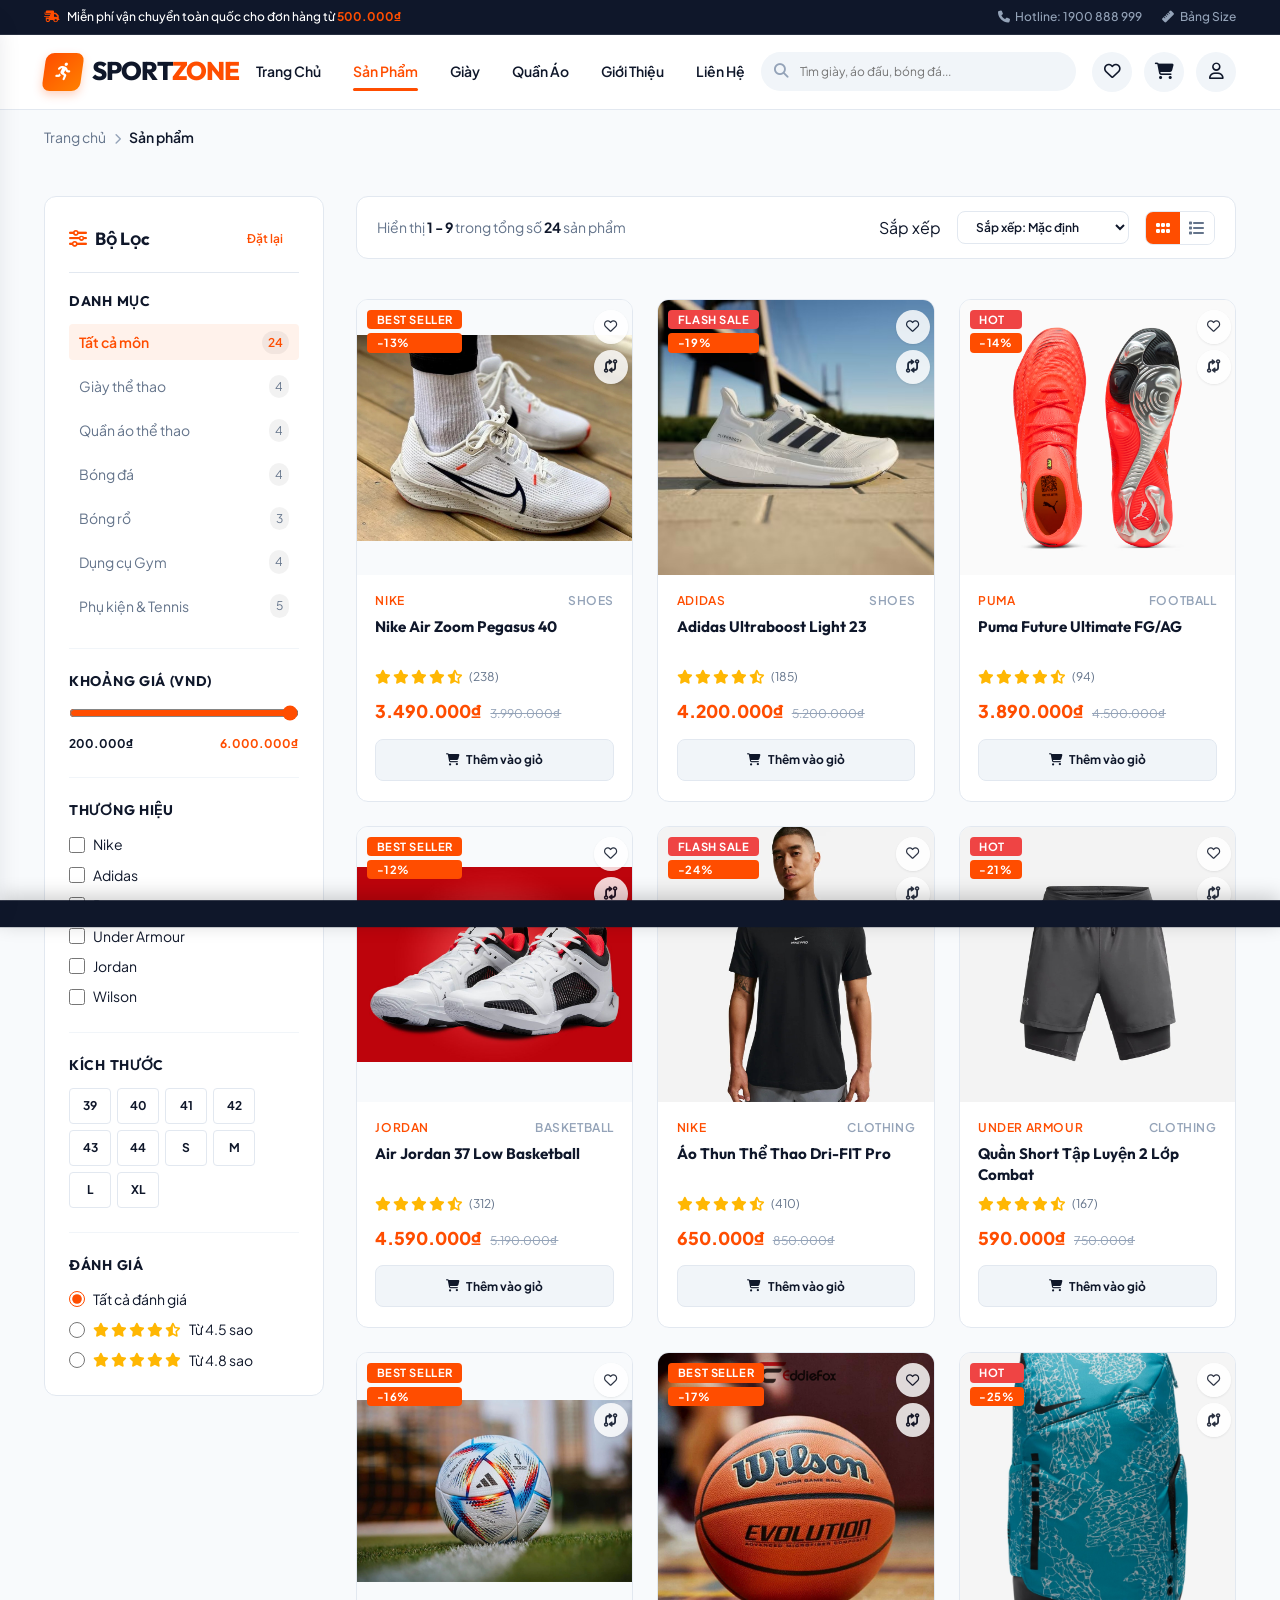
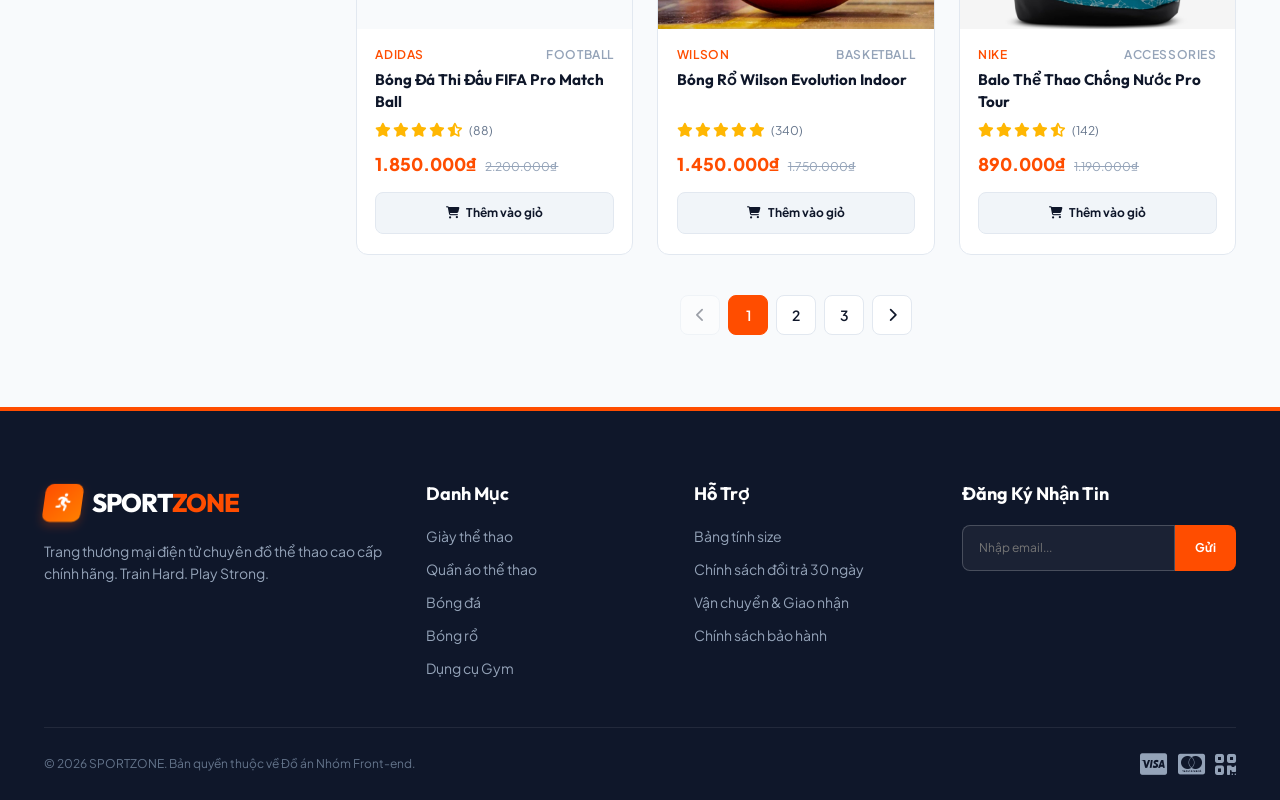
<file: products.html>
<!DOCTYPE html>
<html lang="vi">
<head>
  <meta charset="UTF-8" />
  <meta name="viewport" content="width=device-width, initial-scale=1.0" />
  <meta name="description" content="Danh mục sản phẩm thể thao chính hãng SPORTZONE: Giày chạy bộ, áo đấu, bóng đá, bóng rổ, dụng cụ gym." />
  <title>Sản Phẩm Thể Thao Chính Hãng - SPORTZONE</title>

  <!-- Google Fonts -->
  <link rel="preconnect" href="https://fonts.googleapis.com" />
  <link rel="preconnect" href="https://fonts.gstatic.com" crossorigin />
  <link href="https://fonts.googleapis.com/css2?family=Outfit:wght@600;700;800;900&family=Plus+Jakarta+Sans:wght@400;500;600;700;800&display=swap" rel="stylesheet" />

  <!-- Font Awesome 6 Icons -->
  <link rel="stylesheet" href="https://cdnjs.cloudflare.com/ajax/libs/font-awesome/6.4.2/css/all.min.css" />

  <!-- CSS Design System & Components -->
  <link rel="stylesheet" href="css/variables.css" />
  <link rel="stylesheet" href="css/reset.css" />
  <link rel="stylesheet" href="css/global.css" />
  <link rel="stylesheet" href="css/components.css" />
  <link rel="stylesheet" href="css/responsive.css" />
  <link rel="stylesheet" href="css/pages/products.css" />
</head>
<body>

  <!-- Top Announcement Bar -->
  <aside class="top-bar">
    <div class="container">
      <div class="top-bar-message">
        <i class="fa-solid fa-truck-fast text-primary"></i>
        <span>Miễn phí vận chuyển toàn quốc cho đơn hàng từ <span class="highlight">500.000₫</span></span>
      </div>
      <div class="top-bar-links">
        <a href="tel:1900888999"><i class="fa-solid fa-phone"></i> Hotline: 1900 888 999</a>
        <a href="javascript:void(0)" onclick="Modal.openSizeGuide()"><i class="fa-solid fa-ruler"></i> Bảng Size</a>
      </div>
    </div>
  </aside>

  <!-- Main Site Header -->
  <header class="site-header">
    <div class="container">
      <div class="header-inner">
        <a href="index.html" class="brand-logo" aria-label="SPORTZONE Trang chủ">
          <div class="logo-icon"><i class="fa-solid fa-person-running"></i></div>
          <span>SPORT<span class="logo-accent">ZONE</span></span>
        </a>

        <nav class="main-nav" aria-label="Thanh điều hướng chính">
          <a href="index.html" class="nav-link">Trang Chủ</a>
          <a href="products.html" class="nav-link active">Sản Phẩm</a>
          <a href="products.html?category=Shoes" class="nav-link">Giày</a>
          <a href="products.html?category=Clothing" class="nav-link">Quần Áo</a>
          <a href="about.html" class="nav-link">Giới Thiệu</a>
          <a href="contact.html" class="nav-link">Liên Hệ</a>
        </nav>

        <div class="header-search">
          <div class="search-input-wrapper">
            <i class="fa-solid fa-magnifying-glass"></i>
            <input type="text" class="search-input" placeholder="Tìm giày, áo đấu, bóng đá..." aria-label="Tìm kiếm sản phẩm" />
          </div>
        </div>

        <div class="header-actions">
          <a href="wishlist.html" class="header-action-btn" title="Sản phẩm yêu thích">
            <i class="fa-regular fa-heart"></i>
            <span class="badge-count wishlist-badge" style="display: none;">0</span>
          </a>
          <a href="cart.html" class="header-action-btn" title="Giỏ hàng">
            <i class="fa-solid fa-cart-shopping"></i>
            <span class="badge-count cart-badge" style="display: none;">0</span>
          </a>
          <a href="login.html" class="header-action-btn user-auth-link" title="Tài khoản">
            <i class="fa-regular fa-user"></i>
          </a>
          <button class="header-action-btn mobile-menu-toggle" aria-label="Mở menu di động">
            <i class="fa-solid fa-bars"></i>
          </button>
        </div>
      </div>
    </div>
  </header>

  <!-- Mobile Navigation Drawer -->
  <div class="mobile-drawer-overlay"></div>
  <aside class="mobile-drawer">
    <div class="mobile-drawer-header">
      <div class="brand-logo" style="font-size: 1.25rem;">
        <div class="logo-icon" style="width: 30px; height: 30px;"><i class="fa-solid fa-person-running"></i></div>
        <span>SPORT<span class="logo-accent">ZONE</span></span>
      </div>
      <button class="mobile-drawer-close"><i class="fa-solid fa-xmark"></i></button>
    </div>
    <div class="mobile-drawer-body">
      <a href="index.html" class="mobile-nav-link"><i class="fa-solid fa-house"></i> Trang Chủ</a>
      <a href="products.html" class="mobile-nav-link active"><i class="fa-solid fa-shapes"></i> Tất Cả Sản Phẩm</a>
      <a href="products.html?category=Shoes" class="mobile-nav-link"><i class="fa-solid fa-shoe-prints"></i> Giày Thể Thao</a>
      <a href="products.html?category=Clothing" class="mobile-nav-link"><i class="fa-solid fa-shirt"></i> Quần Áo Thể Thao</a>
      <a href="products.html?category=Football" class="mobile-nav-link"><i class="fa-solid fa-futbol"></i> Bóng Đá</a>
      <a href="products.html?category=Basketball" class="mobile-nav-link"><i class="fa-solid fa-basketball"></i> Bóng Rổ</a>
      <a href="products.html?category=Gym" class="mobile-nav-link"><i class="fa-solid fa-dumbbell"></i> Dụng Cụ Gym</a>
      <a href="wishlist.html" class="mobile-nav-link"><i class="fa-solid fa-heart"></i> Sản Phẩm Yêu Thích</a>
      <a href="cart.html" class="mobile-nav-link"><i class="fa-solid fa-cart-shopping"></i> Giỏ Hàng</a>
      <a href="about.html" class="mobile-nav-link"><i class="fa-solid fa-users"></i> Về SPORTZONE</a>
      <a href="contact.html" class="mobile-nav-link"><i class="fa-solid fa-envelope"></i> Liên Hệ</a>
    </div>
  </aside>

  <!-- Breadcrumb -->
  <div class="container">
    <nav class="breadcrumb" aria-label="Breadcrumb">
      <a href="index.html">Trang chủ</a>
      <span class="breadcrumb-separator"><i class="fa-solid fa-chevron-right" style="font-size: 0.7rem;"></i></span>
      <span class="breadcrumb-current">Sản phẩm</span>
    </nav>
  </div>

  <!-- Mobile Filter Backdrop -->
  <div class="mobile-drawer-overlay" id="filter-drawer-overlay"></div>

  <!-- Main Products Catalog Section -->
  <main class="products-page-section">
    <div class="container">
      <div class="products-layout">
        
        <!-- Filter Sidebar -->
        <aside class="filter-sidebar" aria-label="Bộ lọc sản phẩm">
          <div class="filter-header">
            <h2 class="filter-title"><i class="fa-solid fa-sliders text-primary"></i> Bộ Lọc</h2>
            <button type="button" class="btn btn-sm btn-ghost filter-clear-all">Đặt lại</button>
          </div>

          <!-- Category Filter -->
          <div class="filter-group">
            <h3 class="filter-group-title">Danh Mục</h3>
            <div class="category-filter-list">
              <div class="category-filter-item is-active" data-cat="all">
                <span>Tất cả môn</span>
                <span class="category-filter-count">24</span>
              </div>
              <div class="category-filter-item" data-cat="Shoes">
                <span>Giày thể thao</span>
                <span class="category-filter-count">4</span>
              </div>
              <div class="category-filter-item" data-cat="Clothing">
                <span>Quần áo thể thao</span>
                <span class="category-filter-count">4</span>
              </div>
              <div class="category-filter-item" data-cat="Football">
                <span>Bóng đá</span>
                <span class="category-filter-count">4</span>
              </div>
              <div class="category-filter-item" data-cat="Basketball">
                <span>Bóng rổ</span>
                <span class="category-filter-count">3</span>
              </div>
              <div class="category-filter-item" data-cat="Gym">
                <span>Dụng cụ Gym</span>
                <span class="category-filter-count">4</span>
              </div>
              <div class="category-filter-item" data-cat="Accessories">
                <span>Phụ kiện & Tennis</span>
                <span class="category-filter-count">5</span>
              </div>
            </div>
          </div>

          <!-- Price Range Slider -->
          <div class="filter-group">
            <h3 class="filter-group-title">Khoảng Giá (VND)</h3>
            <div class="price-slider-wrap">
              <input type="range" min="200000" max="6000000" step="100000" value="6000000" class="price-range-slider" id="price-range-slider" />
              <div class="price-range-inputs">
                <span>200.000₫</span>
                <span id="price-max-label" class="text-primary font-bold">6.000.000₫</span>
              </div>
            </div>
          </div>

          <!-- Brand Filter -->
          <div class="filter-group">
            <h3 class="filter-group-title">Thương Hiệu</h3>
            <div class="brand-filter-list">
              <label class="custom-checkbox">
                <input type="checkbox" class="brand-checkbox" value="Nike" />
                <span>Nike</span>
              </label>
              <label class="custom-checkbox">
                <input type="checkbox" class="brand-checkbox" value="Adidas" />
                <span>Adidas</span>
              </label>
              <label class="custom-checkbox">
                <input type="checkbox" class="brand-checkbox" value="Puma" />
                <span>Puma</span>
              </label>
              <label class="custom-checkbox">
                <input type="checkbox" class="brand-checkbox" value="Under Armour" />
                <span>Under Armour</span>
              </label>
              <label class="custom-checkbox">
                <input type="checkbox" class="brand-checkbox" value="Jordan" />
                <span>Jordan</span>
              </label>
              <label class="custom-checkbox">
                <input type="checkbox" class="brand-checkbox" value="Wilson" />
                <span>Wilson</span>
              </label>
            </div>
          </div>

          <!-- Sizes Filter -->
          <div class="filter-group">
            <h3 class="filter-group-title">Kích Thước</h3>
            <div class="size-chips" style="gap: 6px;">
              <button type="button" class="size-chip filter-size-chip" data-size="39">39</button>
              <button type="button" class="size-chip filter-size-chip" data-size="40">40</button>
              <button type="button" class="size-chip filter-size-chip" data-size="41">41</button>
              <button type="button" class="size-chip filter-size-chip" data-size="42">42</button>
              <button type="button" class="size-chip filter-size-chip" data-size="43">43</button>
              <button type="button" class="size-chip filter-size-chip" data-size="44">44</button>
              <button type="button" class="size-chip filter-size-chip" data-size="S">S</button>
              <button type="button" class="size-chip filter-size-chip" data-size="M">M</button>
              <button type="button" class="size-chip filter-size-chip" data-size="L">L</button>
              <button type="button" class="size-chip filter-size-chip" data-size="XL">XL</button>
            </div>
          </div>

          <!-- Rating Filter -->
          <div class="filter-group">
            <h3 class="filter-group-title">Đánh Giá</h3>
            <div style="display: flex; flex-direction: column; gap: 0.5rem; font-size: var(--font-xs);">
              <label class="custom-radio">
                <input type="radio" name="filter-rating" value="0" checked />
                <span>Tất cả đánh giá</span>
              </label>
              <label class="custom-radio">
                <input type="radio" name="filter-rating" value="4.5" />
                <span class="rating-stars"><i class="fa-solid fa-star"></i><i class="fa-solid fa-star"></i><i class="fa-solid fa-star"></i><i class="fa-solid fa-star"></i><i class="fa-solid fa-star-half-stroke"></i></span>
                <span>Từ 4.5 sao</span>
              </label>
              <label class="custom-radio">
                <input type="radio" name="filter-rating" value="4.8" />
                <span class="rating-stars"><i class="fa-solid fa-star"></i><i class="fa-solid fa-star"></i><i class="fa-solid fa-star"></i><i class="fa-solid fa-star"></i><i class="fa-solid fa-star"></i></span>
                <span>Từ 4.8 sao</span>
              </label>
            </div>
          </div>
        </aside>

        <!-- Main Products Display -->
        <section class="products-main" aria-label="Danh sách sản phẩm">
          <!-- Toolbar -->
          <div class="products-toolbar">
            <button type="button" class="mobile-filter-btn" id="mobile-filter-btn">
              <i class="fa-solid fa-filter"></i> Lọc sản phẩm
            </button>

            <div class="toolbar-info" id="products-count-display">
              Đang tải danh sách sản phẩm...
            </div>

            <div class="toolbar-controls">
              <!-- Sort Dropdown -->
              <label for="catalog-sort-select" class="visually-hidden">Sắp xếp</label>
              <select class="sort-select" id="catalog-sort-select">
                <option value="default">Sắp xếp: Mặc định</option>
                <option value="price-asc">Giá: Thấp đến Cao</option>
                <option value="price-desc">Giá: Cao đến Thấp</option>
                <option value="rating-desc">Đánh giá cao nhất</option>
                <option value="newest">Hàng mới về</option>
                <option value="bestseller">Bán chạy nhất</option>
              </select>

              <!-- View Mode Toggles -->
              <div class="view-mode-toggle">
                <button type="button" class="view-btn is-active" id="view-grid-btn" title="Chế độ lưới" aria-label="Dạng lưới">
                  <i class="fa-solid fa-grip"></i>
                </button>
                <button type="button" class="view-btn" id="view-list-btn" title="Chế độ danh sách" aria-label="Dạng danh sách">
                  <i class="fa-solid fa-list"></i>
                </button>
              </div>
            </div>
          </div>

          <!-- Active Filter Tags Tray -->
          <div class="active-filters" id="active-filters-tray"></div>

          <!-- Products Grid -->
          <div class="products-catalog-grid" id="products-catalog-grid">
            <!-- Dynamically populated by products.js -->
          </div>

          <!-- Pagination -->
          <div class="pagination" id="products-pagination">
            <!-- Dynamically populated -->
          </div>
        </section>

      </div>
    </div>
  </main>

  <!-- Site Footer -->
  <footer class="site-footer">
    <div class="container">
      <div class="footer-top">
        <div class="footer-brand">
          <a href="index.html" class="brand-logo" style="color: #ffffff;">
            <div class="logo-icon"><i class="fa-solid fa-person-running"></i></div>
            <span>SPORT<span class="logo-accent">ZONE</span></span>
          </a>
          <p>Trang thương mại điện tử chuyên đồ thể thao cao cấp chính hãng. Train Hard. Play Strong.</p>
        </div>
        <div>
          <h4 class="footer-col-title">Danh Mục</h4>
          <div class="footer-links">
            <a href="products.html?category=Shoes">Giày thể thao</a>
            <a href="products.html?category=Clothing">Quần áo thể thao</a>
            <a href="products.html?category=Football">Bóng đá</a>
            <a href="products.html?category=Basketball">Bóng rổ</a>
            <a href="products.html?category=Gym">Dụng cụ Gym</a>
          </div>
        </div>
        <div>
          <h4 class="footer-col-title">Hỗ Trợ</h4>
          <div class="footer-links">
            <a href="javascript:void(0)" onclick="Modal.openSizeGuide()">Bảng tính size</a>
            <a href="contact.html">Chính sách đổi trả 30 ngày</a>
            <a href="contact.html">Vận chuyển & Giao nhận</a>
            <a href="contact.html">Chính sách bảo hành</a>
          </div>
        </div>
        <div>
          <h4 class="footer-col-title">Đăng Ký Nhận Tin</h4>
          <form class="newsletter-form">
            <input type="email" class="newsletter-input" placeholder="Nhập email..." required />
            <button type="submit" class="newsletter-btn">Gửi</button>
          </form>
        </div>
      </div>
      <div class="footer-bottom">
        <div>&copy; 2026 SPORTZONE. Bản quyền thuộc về Đồ án Nhóm Front-end.</div>
        <div class="payment-methods">
          <i class="fa-brands fa-cc-visa"></i>
          <i class="fa-brands fa-cc-mastercard"></i>
          <i class="fa-solid fa-qrcode"></i>
        </div>
      </div>
    </div>
  </footer>

  <!-- Scripts -->
  <script src="js/data/products.js" defer></script>
  <script src="js/utils/storage.js" defer></script>
  <script src="js/components/toast.js" defer></script>
  <script src="js/components/product-card.js" defer></script>
  <script src="js/components/modal.js" defer></script>
  <script src="js/main.js" defer></script>
  <script src="js/pages/products.js" defer></script>

</body>
</html>
</file>
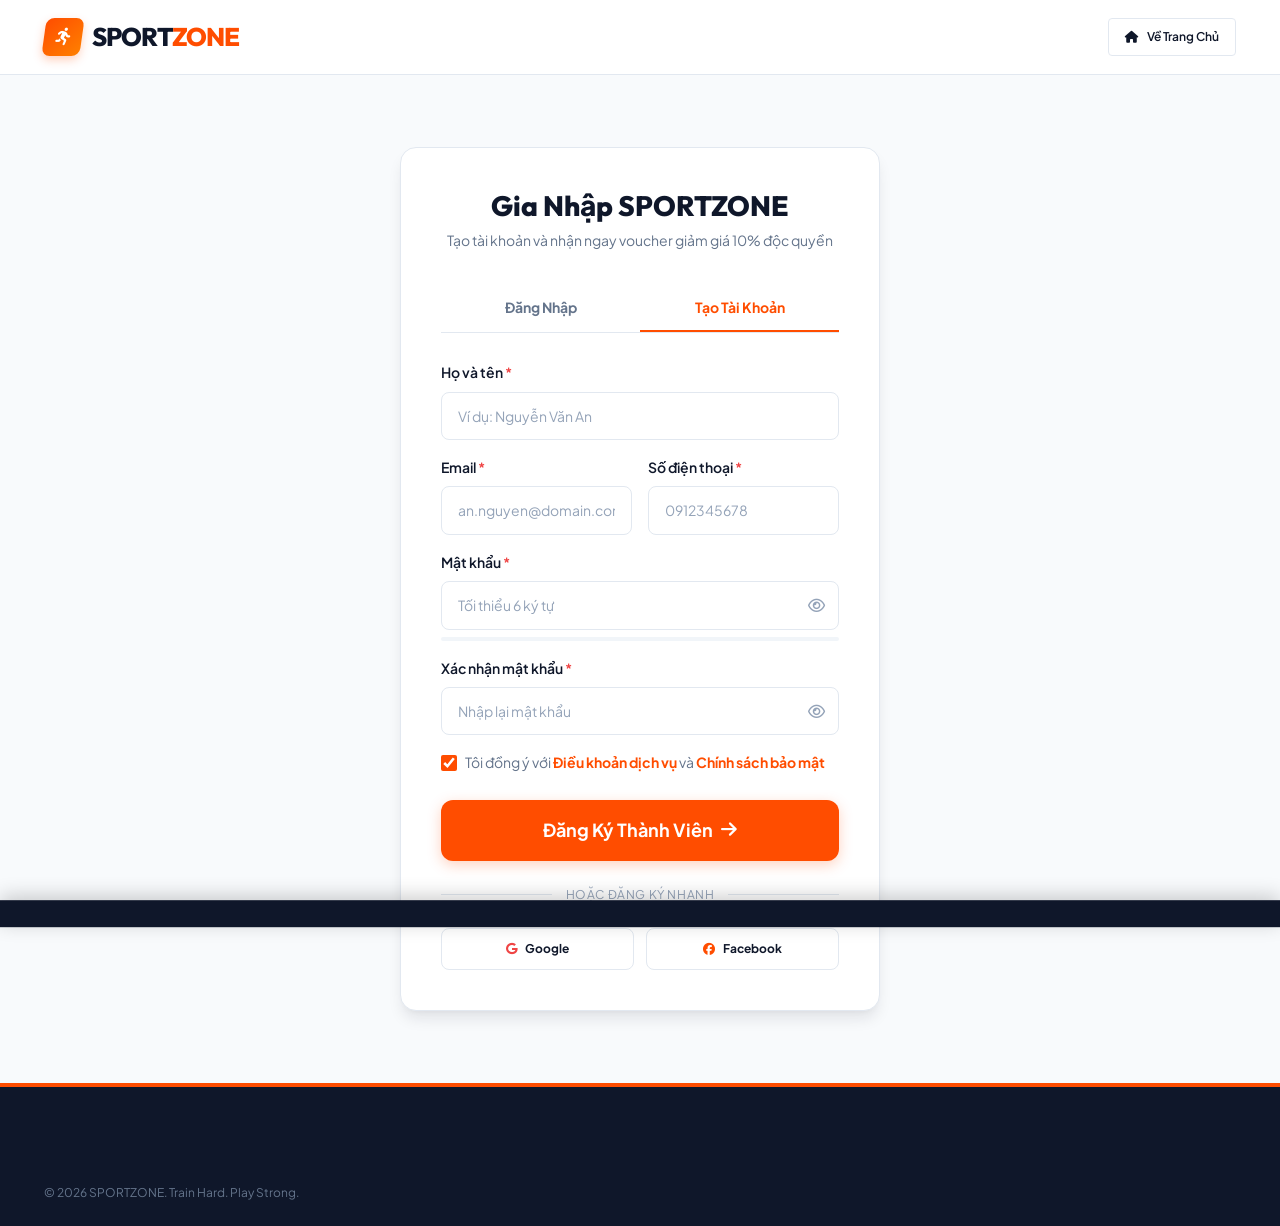
<file: register.html>
<!DOCTYPE html>
<html lang="vi">
<head>
  <meta charset="UTF-8" />
  <meta name="viewport" content="width=device-width, initial-scale=1.0" />
  <meta name="description" content="Đăng ký tài khoản thành viên SPORTZONE để nhận ngay voucher giảm 10% cho đơn hàng đầu tiên." />
  <title>Đăng Ký Tài Khoản - SPORTZONE</title>

  <!-- Google Fonts -->
  <link rel="preconnect" href="https://fonts.googleapis.com" />
  <link rel="preconnect" href="https://fonts.gstatic.com" crossorigin />
  <link href="https://fonts.googleapis.com/css2?family=Outfit:wght@600;700;800;900&family=Plus+Jakarta+Sans:wght@400;500;600;700;800&display=swap" rel="stylesheet" />

  <!-- Font Awesome 6 Icons -->
  <link rel="stylesheet" href="https://cdnjs.cloudflare.com/ajax/libs/font-awesome/6.4.2/css/all.min.css" />

  <!-- CSS Design System & Components -->
  <link rel="stylesheet" href="css/variables.css" />
  <link rel="stylesheet" href="css/reset.css" />
  <link rel="stylesheet" href="css/global.css" />
  <link rel="stylesheet" href="css/components.css" />
  <link rel="stylesheet" href="css/responsive.css" />
  <link rel="stylesheet" href="css/pages/auth.css" />
</head>
<body>

  <!-- Main Site Header -->
  <header class="site-header">
    <div class="container">
      <div class="header-inner">
        <a href="index.html" class="brand-logo" aria-label="SPORTZONE Trang chủ">
          <div class="logo-icon"><i class="fa-solid fa-person-running"></i></div>
          <span>SPORT<span class="logo-accent">ZONE</span></span>
        </a>

        <div class="header-actions">
          <a href="index.html" class="btn btn-sm btn-outline">
            <i class="fa-solid fa-house"></i> Về Trang Chủ
          </a>
        </div>
      </div>
    </div>
  </header>

  <!-- Auth Main Section -->
  <main class="auth-page-section">
    <div class="container">
      <div class="auth-card">
        
        <div class="auth-header">
          <h1 class="auth-title">Gia Nhập SPORTZONE</h1>
          <p class="auth-subtitle">Tạo tài khoản và nhận ngay voucher giảm giá 10% độc quyền</p>
        </div>

        <div class="auth-tabs">
          <a href="login.html" class="auth-tab-link">Đăng Nhập</a>
          <a href="register.html" class="auth-tab-link is-active">Tạo Tài Khoản</a>
        </div>

        <form id="register-form" novalidate>
          <div class="form-group">
            <label for="reg-name" class="form-label required">Họ và tên</label>
            <input type="text" id="reg-name" class="form-control" placeholder="Ví dụ: Nguyễn Văn An" required />
            <span class="form-error" id="reg-error-name" style="display: none;"></span>
          </div>

          <div class="grid grid-2" style="gap: 1rem;">
            <div class="form-group">
              <label for="reg-email" class="form-label required">Email</label>
              <input type="email" id="reg-email" class="form-control" placeholder="an.nguyen@domain.com" required />
              <span class="form-error" id="reg-error-email" style="display: none;"></span>
            </div>

            <div class="form-group">
              <label for="reg-phone" class="form-label required">Số điện thoại</label>
              <input type="tel" id="reg-phone" class="form-control" placeholder="0912345678" required />
              <span class="form-error" id="reg-error-phone" style="display: none;"></span>
            </div>
          </div>

          <div class="form-group">
            <label for="reg-password" class="form-label required">Mật khẩu</label>
            <div class="password-input-wrapper">
              <input type="password" id="reg-password" class="form-control" placeholder="Tối thiểu 6 ký tự" required />
              <button type="button" class="password-toggle-btn" aria-label="Hiện/ẩn mật khẩu">
                <i class="fa-regular fa-eye"></i>
              </button>
            </div>
            <!-- Password Strength Bar -->
            <div class="password-strength-bar">
              <div class="password-strength-fill" id="password-strength-fill"></div>
            </div>
            <div class="password-strength-text" id="password-strength-text"></div>
            <span class="form-error" id="reg-error-password" style="display: none;"></span>
          </div>

          <div class="form-group">
            <label for="reg-confirm-password" class="form-label required">Xác nhận mật khẩu</label>
            <div class="password-input-wrapper">
              <input type="password" id="reg-confirm-password" class="form-control" placeholder="Nhập lại mật khẩu" required />
              <button type="button" class="password-toggle-btn" aria-label="Hiện/ẩn mật khẩu">
                <i class="fa-regular fa-eye"></i>
              </button>
            </div>
            <span class="form-error" id="reg-error-confirm" style="display: none;"></span>
          </div>

          <div style="margin-bottom: 1.5rem; font-size: var(--font-xs); color: var(--text-muted);">
            <label class="custom-checkbox">
              <input type="checkbox" id="reg-terms" checked required />
              <span>Tôi đồng ý với <a href="about.html" class="text-primary font-bold">Điều khoản dịch vụ</a> và <a href="about.html" class="text-primary font-bold">Chính sách bảo mật</a></span>
            </label>
          </div>

          <button type="submit" class="btn btn-primary btn-block btn-lg" id="btn-register-submit">
            Đăng Ký Thành Viên <i class="fa-solid fa-arrow-right"></i>
          </button>
        </form>

        <div class="auth-divider">
          <span>Hoặc đăng ký nhanh</span>
        </div>

        <div class="social-auth-grid">
          <button type="button" class="social-btn" onclick="Toast.info('Liên kết', 'Đang kết nối tài khoản Google...')">
            <i class="fa-brands fa-google text-danger"></i> Google
          </button>
          <button type="button" class="social-btn" onclick="Toast.info('Liên kết', 'Đang kết nối tài khoản Facebook...')">
            <i class="fa-brands fa-facebook text-primary"></i> Facebook
          </button>
        </div>

      </div>
    </div>
  </main>

  <!-- Site Footer -->
  <footer class="site-footer">
    <div class="container">
      <div class="footer-bottom">
        <div>&copy; 2026 SPORTZONE. Train Hard. Play Strong.</div>
      </div>
    </div>
  </footer>

  <!-- Scripts -->
  <script src="js/data/products.js" defer></script>
  <script src="js/utils/storage.js" defer></script>
  <script src="js/components/toast.js" defer></script>
  <script src="js/components/product-card.js" defer></script>
  <script src="js/components/modal.js" defer></script>
  <script src="js/main.js" defer></script>
  <script src="js/pages/auth.js" defer></script>

</body>
</html>
</file>
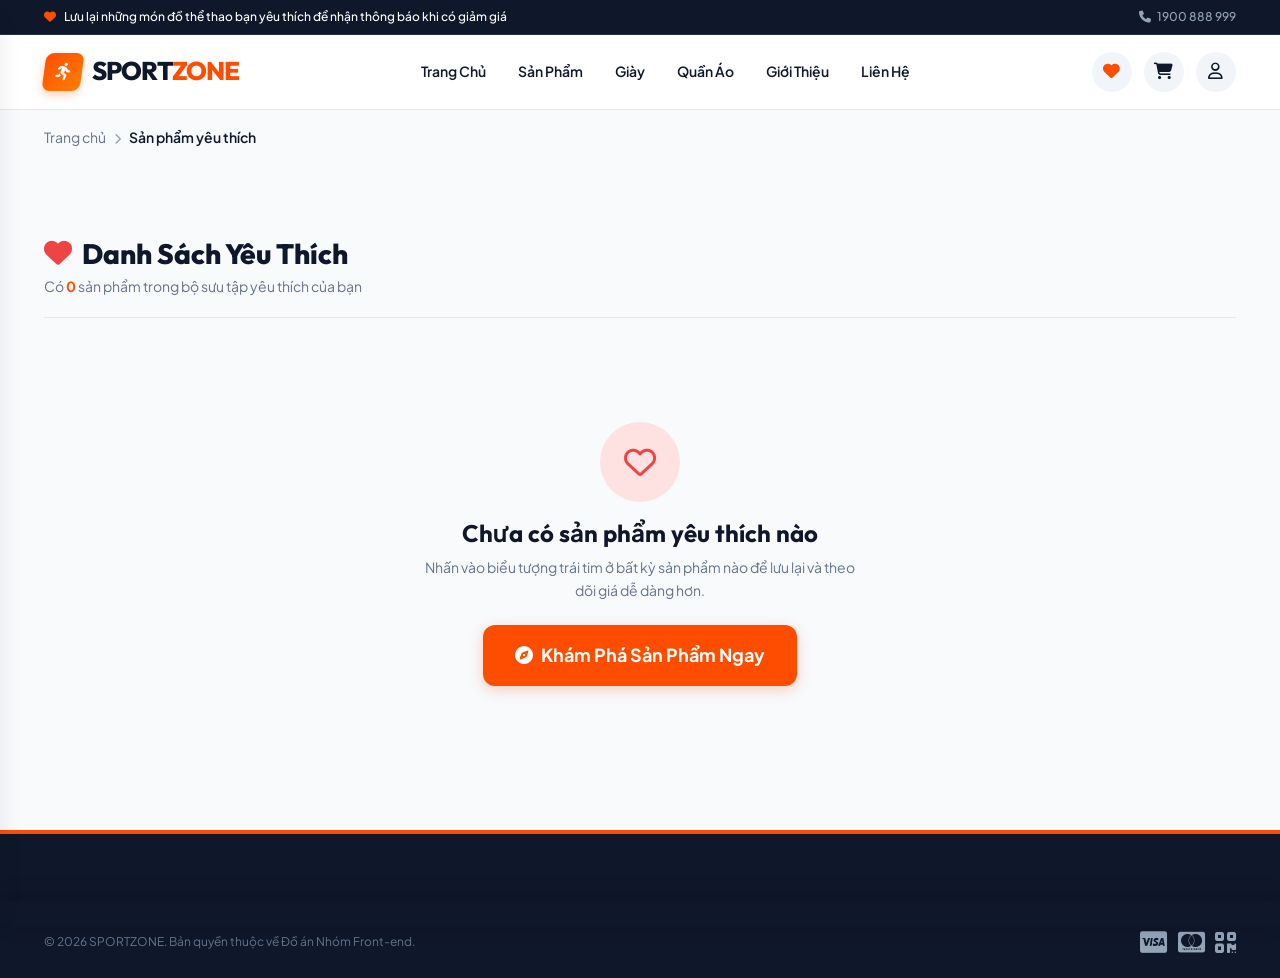
<file: wishlist.html>
<!DOCTYPE html>
<html lang="vi">
<head>
  <meta charset="UTF-8" />
  <meta name="viewport" content="width=device-width, initial-scale=1.0" />
  <meta name="description" content="Danh sách sản phẩm thể thao yêu thích của bạn tại SPORTZONE." />
  <title>Sản Phẩm Yêu Thích - SPORTZONE</title>

  <!-- Google Fonts -->
  <link rel="preconnect" href="https://fonts.googleapis.com" />
  <link rel="preconnect" href="https://fonts.gstatic.com" crossorigin />
  <link href="https://fonts.googleapis.com/css2?family=Outfit:wght@600;700;800;900&family=Plus+Jakarta+Sans:wght@400;500;600;700;800&display=swap" rel="stylesheet" />

  <!-- Font Awesome 6 Icons -->
  <link rel="stylesheet" href="https://cdnjs.cloudflare.com/ajax/libs/font-awesome/6.4.2/css/all.min.css" />

  <!-- CSS Design System & Components -->
  <link rel="stylesheet" href="css/variables.css" />
  <link rel="stylesheet" href="css/reset.css" />
  <link rel="stylesheet" href="css/global.css" />
  <link rel="stylesheet" href="css/components.css" />
  <link rel="stylesheet" href="css/responsive.css" />
  <link rel="stylesheet" href="css/pages/products.css" />
</head>
<body>

  <!-- Top Announcement Bar -->
  <aside class="top-bar">
    <div class="container">
      <div class="top-bar-message">
        <i class="fa-solid fa-heart text-primary"></i>
        <span>Lưu lại những món đồ thể thao bạn yêu thích để nhận thông báo khi có giảm giá</span>
      </div>
      <div class="top-bar-links">
        <a href="tel:1900888999"><i class="fa-solid fa-phone"></i> 1900 888 999</a>
      </div>
    </div>
  </aside>

  <!-- Main Site Header -->
  <header class="site-header">
    <div class="container">
      <div class="header-inner">
        <a href="index.html" class="brand-logo" aria-label="SPORTZONE Trang chủ">
          <div class="logo-icon"><i class="fa-solid fa-person-running"></i></div>
          <span>SPORT<span class="logo-accent">ZONE</span></span>
        </a>

        <nav class="main-nav" aria-label="Thanh điều hướng chính">
          <a href="index.html" class="nav-link">Trang Chủ</a>
          <a href="products.html" class="nav-link">Sản Phẩm</a>
          <a href="products.html?category=Shoes" class="nav-link">Giày</a>
          <a href="products.html?category=Clothing" class="nav-link">Quần Áo</a>
          <a href="about.html" class="nav-link">Giới Thiệu</a>
          <a href="contact.html" class="nav-link">Liên Hệ</a>
        </nav>

        <div class="header-actions">
          <a href="wishlist.html" class="header-action-btn" title="Yêu thích">
            <i class="fa-solid fa-heart text-primary"></i>
            <span class="badge-count wishlist-badge" style="display: none;">0</span>
          </a>
          <a href="cart.html" class="header-action-btn" title="Giỏ hàng">
            <i class="fa-solid fa-cart-shopping"></i>
            <span class="badge-count cart-badge" style="display: none;">0</span>
          </a>
          <a href="login.html" class="header-action-btn user-auth-link" title="Tài khoản">
            <i class="fa-regular fa-user"></i>
          </a>
          <button class="header-action-btn mobile-menu-toggle" aria-label="Mở menu di động">
            <i class="fa-solid fa-bars"></i>
          </button>
        </div>
      </div>
    </div>
  </header>

  <!-- Mobile Drawer -->
  <div class="mobile-drawer-overlay"></div>
  <aside class="mobile-drawer">
    <div class="mobile-drawer-header">
      <div class="brand-logo" style="font-size: 1.25rem;">
        <div class="logo-icon" style="width: 30px; height: 30px;"><i class="fa-solid fa-person-running"></i></div>
        <span>SPORT<span class="logo-accent">ZONE</span></span>
      </div>
      <button class="mobile-drawer-close"><i class="fa-solid fa-xmark"></i></button>
    </div>
    <div class="mobile-drawer-body">
      <a href="index.html" class="mobile-nav-link"><i class="fa-solid fa-house"></i> Trang Chủ</a>
      <a href="products.html" class="mobile-nav-link"><i class="fa-solid fa-shapes"></i> Tất Cả Sản Phẩm</a>
      <a href="wishlist.html" class="mobile-nav-link active"><i class="fa-solid fa-heart"></i> Sản Phẩm Yêu Thích</a>
      <a href="cart.html" class="mobile-nav-link"><i class="fa-solid fa-cart-shopping"></i> Giỏ Hàng</a>
    </div>
  </aside>

  <!-- Breadcrumb -->
  <div class="container">
    <nav class="breadcrumb" aria-label="Breadcrumb">
      <a href="index.html">Trang chủ</a>
      <span class="breadcrumb-separator"><i class="fa-solid fa-chevron-right" style="font-size: 0.7rem;"></i></span>
      <span class="breadcrumb-current">Sản phẩm yêu thích</span>
    </nav>
  </div>

  <!-- Wishlist Main Section -->
  <main class="section">
    <div class="container">
      <div style="display: flex; align-items: center; justify-content: space-between; flex-wrap: wrap; gap: 1rem; margin-bottom: 2rem; border-bottom: 1px solid var(--border-color); padding-bottom: 1.25rem;">
        <div>
          <h1 style="font-size: 1.75rem; font-weight: 800; display: flex; align-items: center; gap: 0.65rem;">
            <i class="fa-solid fa-heart" style="color: #ef4444;"></i> Danh Sách Yêu Thích
          </h1>
          <p style="font-size: var(--font-sm); color: var(--text-muted); margin-top: 0.25rem;">
            Có <strong id="wishlist-total-count" style="color: var(--primary-color);">0</strong> sản phẩm trong bộ sưu tập yêu thích của bạn
          </p>
        </div>

        <button type="button" class="btn btn-primary" id="btn-wishlist-move-all" style="display: none;">
          <i class="fa-solid fa-cart-plus"></i> Chuyển Tất Cả Vào Giỏ Hàng
        </button>
      </div>

      <!-- Wishlist Product Grid -->
      <div class="grid grid-4 product-grid" id="wishlist-grid"></div>

      <!-- Empty State -->
      <div id="wishlist-empty-state" class="empty-state" style="display: none;">
        <div class="empty-state-icon" style="background-color: #fee2e2; color: #ef4444;">
          <i class="fa-regular fa-heart"></i>
        </div>
        <h2 class="empty-state-title">Chưa có sản phẩm yêu thích nào</h2>
        <p class="empty-state-desc">
          Nhấn vào biểu tượng trái tim ở bất kỳ sản phẩm nào để lưu lại và theo dõi giá dễ dàng hơn.
        </p>
        <a href="products.html" class="btn btn-primary btn-lg">
          <i class="fa-solid fa-compass"></i> Khám Phá Sản Phẩm Ngay
        </a>
      </div>
    </div>
  </main>

  <!-- Site Footer -->
  <footer class="site-footer">
    <div class="container">
      <div class="footer-bottom">
        <div>&copy; 2026 SPORTZONE. Bản quyền thuộc về Đồ án Nhóm Front-end.</div>
        <div class="payment-methods">
          <i class="fa-brands fa-cc-visa"></i>
          <i class="fa-brands fa-cc-mastercard"></i>
          <i class="fa-solid fa-qrcode"></i>
        </div>
      </div>
    </div>
  </footer>

  <!-- Scripts -->
  <script src="js/data/products.js" defer></script>
  <script src="js/utils/storage.js" defer></script>
  <script src="js/components/toast.js" defer></script>
  <script src="js/components/product-card.js" defer></script>
  <script src="js/components/modal.js" defer></script>
  <script src="js/main.js" defer></script>
  <script src="js/pages/wishlist.js" defer></script>

</body>
</html>
</file>
<file: css/variables.css>
/* ==========================================================================
   SPORTZONE - DESIGN TOKENS & CSS VARIABLES
   ========================================================================== */

:root {
  /* Brand Colors */
  --primary-color: #ff4d00;         /* Energetic Sport Orange */
  --primary-hover: #e03e00;
  --primary-light: #fff2eb;
  --primary-glow: rgba(255, 77, 0, 0.25);

  --secondary-color: #0f172a;       /* Deep Midnight Slate */
  --secondary-light: #1e293b;
  --secondary-dark: #0a0f1d;

  --accent-color: #00d26a;          /* Neon Active Green */
  --accent-hover: #00b359;
  --accent-light: #e6fcf0;

  /* Neutral & UI Colors */
  --bg-color: #f8fafc;
  --bg-subtle: #f1f5f9;
  --surface-color: #ffffff;
  --surface-alt: #f8fafc;
  --surface-hover: #f1f5f9;

  --text-main: #0f172a;
  --text-muted: #64748b;
  --text-subtle: #94a3b8;
  --text-inverse: #ffffff;

  --border-color: #e2e8f0;
  --border-focus: #ff4d00;
  --border-light: #f1f5f9;

  /* Feedback Colors */
  --color-success: #10b981;
  --color-success-bg: #ecfdf5;
  --color-warning: #f59e0b;
  --color-warning-bg: #fffbeb;
  --color-danger: #ef4444;
  --color-danger-bg: #fef2f2;
  --color-info: #3b82f6;
  --color-info-bg: #eff6ff;

  /* Typography */
  --font-family: 'Plus Jakarta Sans', -apple-system, BlinkMacSystemFont, 'Segoe UI', Roboto, Helvetica, Arial, sans-serif;
  --font-heading: 'Outfit', 'Plus Jakarta Sans', -apple-system, sans-serif;
  --font-mono: 'JetBrains Mono', 'Fira Code', monospace;

  /* Font Sizes (Scale) */
  --font-xs: 0.75rem;    /* 12px */
  --font-sm: 0.875rem;   /* 14px */
  --font-base: 1rem;     /* 16px */
  --font-md: 1.125rem;   /* 18px */
  --font-lg: 1.25rem;    /* 20px */
  --font-xl: 1.5rem;     /* 24px */
  --font-2xl: 1.875rem;  /* 30px */
  --font-3xl: 2.25rem;   /* 36px */
  --font-4xl: 3rem;      /* 48px */

  /* Font Weights */
  --weight-regular: 400;
  --weight-medium: 500;
  --weight-semibold: 600;
  --weight-bold: 700;
  --weight-extrabold: 800;

  /* Spacing Scale */
  --space-2xs: 0.25rem;  /* 4px */
  --space-xs: 0.5rem;    /* 8px */
  --space-sm: 0.75rem;   /* 12px */
  --space-md: 1rem;      /* 16px */
  --space-lg: 1.5rem;    /* 24px */
  --space-xl: 2rem;      /* 32px */
  --space-2xl: 3rem;     /* 48px */
  --space-3xl: 4.5rem;   /* 72px */

  /* Border Radii */
  --radius-xs: 4px;
  --radius-sm: 8px;
  --radius-md: 12px;
  --radius-lg: 16px;
  --radius-xl: 24px;
  --radius-full: 9999px;

  /* Shadows */
  --shadow-xs: 0 1px 2px 0 rgba(0, 0, 0, 0.05);
  --shadow-sm: 0 1px 3px 0 rgba(15, 23, 42, 0.08), 0 1px 2px -1px rgba(15, 23, 42, 0.08);
  --shadow-md: 0 4px 6px -1px rgba(15, 23, 42, 0.1), 0 2px 4px -2px rgba(15, 23, 42, 0.06);
  --shadow-lg: 0 10px 15px -3px rgba(15, 23, 42, 0.1), 0 4px 6px -4px rgba(15, 23, 42, 0.05);
  --shadow-xl: 0 20px 25px -5px rgba(15, 23, 42, 0.12), 0 8px 10px -6px rgba(15, 23, 42, 0.04);
  --shadow-glow: 0 0 20px var(--primary-glow);

  /* Transitions */
  --transition-fast: 150ms cubic-bezier(0.4, 0, 0.2, 1);
  --transition-normal: 250ms cubic-bezier(0.4, 0, 0.2, 1);
  --transition-slow: 400ms cubic-bezier(0.4, 0, 0.2, 1);

  /* Z-Index Hierarchy */
  --z-negative: -1;
  --z-base: 1;
  --z-dropdown: 50;
  --z-sticky: 100;
  --z-drawer: 200;
  --z-backdrop: 300;
  --z-modal: 400;
  --z-toast: 500;

  /* Container Max Width */
  --container-max-width: 1240px;
  --container-padding: 1.5rem;
}
</file>
<file: css/global.css>
/* ==========================================================================
   SPORTZONE - GLOBAL UTILITIES & CORE COMPONENTS
   ========================================================================== */

/* Layout Container */
.container {
  width: 100%;
  max-width: var(--container-max-width);
  margin-left: auto;
  margin-right: auto;
  padding-left: var(--container-padding);
  padding-right: var(--container-padding);
}

.container-fluid {
  width: 100%;
  padding-left: var(--container-padding);
  padding-right: var(--container-padding);
}

/* Sections */
.section {
  padding: var(--space-3xl) 0;
  position: relative;
}

.section-sm {
  padding: var(--space-xl) 0;
}

.section-header {
  text-align: center;
  margin-bottom: var(--space-2xl);
  max-width: 680px;
  margin-left: auto;
  margin-right: auto;
}

.section-tag {
  display: inline-flex;
  align-items: center;
  gap: var(--space-xs);
  padding: 0.35rem 0.85rem;
  background-color: var(--primary-light);
  color: var(--primary-color);
  font-size: var(--font-xs);
  font-weight: var(--weight-bold);
  text-transform: uppercase;
  letter-spacing: 0.08em;
  border-radius: var(--radius-full);
  margin-bottom: var(--space-xs);
}

.section-title {
  font-size: clamp(1.75rem, 3vw, 2.5rem);
  font-weight: var(--weight-extrabold);
  letter-spacing: -0.02em;
  color: var(--text-main);
  margin-bottom: var(--space-xs);
}

.section-subtitle {
  font-size: var(--font-base);
  color: var(--text-muted);
  line-height: 1.6;
}

/* Button System */
.btn {
  display: inline-flex;
  align-items: center;
  justify-content: center;
  gap: var(--space-xs);
  padding: 0.75rem 1.5rem;
  font-size: var(--font-sm);
  font-weight: var(--weight-semibold);
  border-radius: var(--radius-sm);
  transition: all var(--transition-normal);
  text-align: center;
  white-space: nowrap;
  user-select: none;
  position: relative;
  overflow: hidden;
}

.btn-primary {
  background-color: var(--primary-color);
  color: #ffffff;
  box-shadow: 0 4px 14px var(--primary-glow);
}

.btn-primary:hover {
  background-color: var(--primary-hover);
  transform: translateY(-2px);
  box-shadow: 0 6px 20px var(--primary-glow);
}

.btn-primary:active {
  transform: translateY(0);
}

.btn-secondary {
  background-color: var(--secondary-color);
  color: #ffffff;
}

.btn-secondary:hover {
  background-color: var(--secondary-light);
  transform: translateY(-2px);
}

.btn-outline {
  background-color: transparent;
  color: var(--text-main);
  border: 1px solid var(--border-color);
}

.btn-outline:hover {
  border-color: var(--primary-color);
  color: var(--primary-color);
  background-color: var(--primary-light);
}

.btn-outline-primary {
  background-color: transparent;
  color: var(--primary-color);
  border: 1.5px solid var(--primary-color);
}

.btn-outline-primary:hover {
  background-color: var(--primary-color);
  color: #ffffff;
}

.btn-ghost {
  background-color: transparent;
  color: var(--text-muted);
}

.btn-ghost:hover {
  background-color: var(--bg-subtle);
  color: var(--text-main);
}

.btn-sm {
  padding: 0.5rem 1rem;
  font-size: var(--font-xs);
  border-radius: var(--radius-xs);
}

.btn-lg {
  padding: 1rem 2rem;
  font-size: var(--font-md);
  font-weight: var(--weight-bold);
  border-radius: var(--radius-md);
}

.btn-icon {
  width: 42px;
  height: 42px;
  padding: 0;
  border-radius: var(--radius-full);
  display: inline-flex;
  align-items: center;
  justify-content: center;
}

.btn-block {
  width: 100%;
}

/* Badges */
.badge {
  display: inline-flex;
  align-items: center;
  padding: 0.25rem 0.6rem;
  font-size: 0.7rem;
  font-weight: var(--weight-bold);
  text-transform: uppercase;
  letter-spacing: 0.05em;
  border-radius: var(--radius-xs);
  line-height: 1;
}

.badge-new {
  background-color: #3b82f6;
  color: #ffffff;
}

.badge-sale {
  background-color: var(--primary-color);
  color: #ffffff;
}

.badge-hot {
  background-color: #ef4444;
  color: #ffffff;
}

.badge-success {
  background-color: var(--color-success);
  color: #ffffff;
}

.badge-count {
  position: absolute;
  top: -6px;
  right: -8px;
  min-width: 18px;
  height: 18px;
  padding: 0 4px;
  border-radius: var(--radius-full);
  background-color: var(--primary-color);
  color: #ffffff;
  font-size: 10px;
  font-weight: var(--weight-bold);
  display: flex;
  align-items: center;
  justify-content: center;
  line-height: 1;
  box-shadow: 0 0 0 2px var(--surface-color);
  transition: transform var(--transition-fast);
}

/* Form Groups & Validation */
.form-group {
  margin-bottom: var(--space-md);
  position: relative;
}

.form-label {
  display: block;
  font-size: var(--font-sm);
  font-weight: var(--weight-semibold);
  color: var(--text-main);
  margin-bottom: var(--space-xs);
}

.form-label.required::after {
  content: ' *';
  color: var(--color-danger);
}

.form-control {
  width: 100%;
  padding: 0.75rem 1rem;
  font-size: var(--font-sm);
  border: 1.5px solid var(--border-color);
  border-radius: var(--radius-sm);
  background-color: var(--surface-color);
  color: var(--text-main);
  transition: all var(--transition-fast);
}

.form-control::placeholder {
  color: var(--text-subtle);
}

.form-control.is-invalid {
  border-color: var(--color-danger);
  background-color: var(--color-danger-bg);
}

.form-control.is-valid {
  border-color: var(--color-success);
}

.form-error {
  display: block;
  margin-top: 0.35rem;
  font-size: var(--font-xs);
  color: var(--color-danger);
  font-weight: var(--weight-medium);
}

.form-hint {
  display: block;
  margin-top: 0.35rem;
  font-size: var(--font-xs);
  color: var(--text-muted);
}

/* Custom Checkbox & Radio */
.custom-checkbox, .custom-radio {
  display: inline-flex;
  align-items: center;
  gap: var(--space-xs);
  cursor: pointer;
  font-size: var(--font-sm);
  user-select: none;
}

.custom-checkbox input, .custom-radio input {
  accent-color: var(--primary-color);
  width: 16px;
  height: 16px;
  cursor: pointer;
}

/* Rating Stars */
.rating-stars {
  display: inline-flex;
  align-items: center;
  gap: 2px;
  color: #ffb703;
  font-size: var(--font-sm);
}

.rating-count {
  font-size: var(--font-xs);
  color: var(--text-muted);
  margin-left: 4px;
}

/* Card Primitive */
.card {
  background-color: var(--surface-color);
  border-radius: var(--radius-md);
  border: 1px solid var(--border-color);
  padding: var(--space-lg);
  box-shadow: var(--shadow-sm);
  transition: box-shadow var(--transition-normal), transform var(--transition-normal);
}

.card:hover {
  box-shadow: var(--shadow-md);
}

/* Flex & Grid Helpers */
.flex { display: flex; }
.flex-col { flex-direction: column; }
.flex-center { display: flex; align-items: center; justify-content: center; }
.flex-between { display: flex; align-items: center; justify-content: space-between; }
.items-center { align-items: center; }
.justify-between { justify-content: space-between; }
.gap-xs { gap: var(--space-xs); }
.gap-sm { gap: var(--space-sm); }
.gap-md { gap: var(--space-md); }
.gap-lg { gap: var(--space-lg); }

.grid { display: grid; }
.grid-2 { display: grid; grid-template-columns: repeat(2, 1fr); gap: var(--space-lg); }
.grid-3 { display: grid; grid-template-columns: repeat(3, 1fr); gap: var(--space-lg); }
.grid-4 { display: grid; grid-template-columns: repeat(4, 1fr); gap: var(--space-lg); }

/* Text Utilities */
.text-center { text-align: center; }
.text-right { text-align: right; }
.text-primary { color: var(--primary-color); }
.text-muted { color: var(--text-muted); }
.text-success { color: var(--color-success); }
.text-danger { color: var(--color-danger); }
.font-bold { font-weight: var(--weight-bold); }
.font-extrabold { font-weight: var(--weight-extrabold); }

/* Breadcrumb */
.breadcrumb {
  display: flex;
  align-items: center;
  flex-wrap: wrap;
  gap: var(--space-xs);
  padding: var(--space-md) 0;
  font-size: var(--font-sm);
  color: var(--text-muted);
}

.breadcrumb a:hover {
  color: var(--primary-color);
}

.breadcrumb-separator {
  color: var(--text-subtle);
}

.breadcrumb-current {
  color: var(--text-main);
  font-weight: var(--weight-semibold);
}

/* Empty State Component */
.empty-state {
  text-align: center;
  padding: var(--space-3xl) var(--space-lg);
  max-width: 500px;
  margin: 0 auto;
}

.empty-state-icon {
  width: 80px;
  height: 80px;
  margin: 0 auto var(--space-md);
  border-radius: var(--radius-full);
  background-color: var(--primary-light);
  color: var(--primary-color);
  display: flex;
  align-items: center;
  justify-content: center;
  font-size: 2rem;
}

.empty-state-title {
  font-size: var(--font-xl);
  font-weight: var(--weight-bold);
  margin-bottom: var(--space-xs);
}

.empty-state-desc {
  color: var(--text-muted);
  margin-bottom: var(--space-lg);
  font-size: var(--font-sm);
}

/* Animations */
@keyframes fadeIn {
  from { opacity: 0; transform: translateY(6px); }
  to { opacity: 1; transform: translateY(0); }
}

@keyframes pulse {
  0%, 100% { opacity: 1; }
  50% { opacity: 0.5; }
}

.animate-fade {
  animation: fadeIn 0.3s ease-out forwards;
}

/* Scrollbar Customization */
::-webkit-scrollbar {
  width: 8px;
  height: 8px;
}

::-webkit-scrollbar-track {
  background: var(--bg-subtle);
}

::-webkit-scrollbar-thumb {
  background: #cbd5e1;
  border-radius: 4px;
}

::-webkit-scrollbar-thumb:hover {
  background: #94a3b8;
}
</file>
<file: css/components.css>
/* ==========================================================================
   SPORTZONE - COMPONENT SYSTEM
   ========================================================================== */

/* --- Top Announcement Bar --- */
.top-bar {
  background-color: var(--secondary-color);
  color: #ffffff;
  padding: 0.45rem 0;
  font-size: var(--font-xs);
  font-weight: var(--weight-medium);
  border-bottom: 1px solid rgba(255, 255, 255, 0.1);
}

.top-bar .container {
  display: flex;
  align-items: center;
  justify-content: space-between;
}

.top-bar-message {
  display: flex;
  align-items: center;
  gap: 0.5rem;
}

.top-bar-message span.highlight {
  color: var(--primary-color);
  font-weight: var(--weight-bold);
}

.top-bar-links {
  display: flex;
  align-items: center;
  gap: 1.25rem;
}

.top-bar-links a {
  color: #94a3b8;
  display: flex;
  align-items: center;
  gap: 0.35rem;
}

.top-bar-links a:hover {
  color: #ffffff;
}

/* --- Main Header --- */
.site-header {
  position: sticky;
  top: 0;
  z-index: var(--z-sticky);
  background-color: rgba(255, 255, 255, 0.96);
  backdrop-filter: blur(12px);
  -webkit-backdrop-filter: blur(12px);
  border-bottom: 1px solid var(--border-color);
  transition: all var(--transition-normal);
}

.site-header.is-scrolled {
  box-shadow: 0 4px 20px rgba(0, 0, 0, 0.08);
}

.header-inner {
  display: flex;
  align-items: center;
  justify-content: space-between;
  height: 74px;
  gap: var(--space-md);
}

/* Brand Logo */
.brand-logo {
  display: flex;
  align-items: center;
  gap: 0.6rem;
  font-family: var(--font-heading);
  font-size: 1.6rem;
  font-weight: var(--weight-extrabold);
  letter-spacing: -0.03em;
  color: var(--secondary-color);
  text-transform: uppercase;
}

.brand-logo .logo-icon {
  width: 38px;
  height: 38px;
  border-radius: var(--radius-sm);
  background: linear-gradient(135deg, var(--primary-color) 0%, #ff8000 100%);
  color: #ffffff;
  display: flex;
  align-items: center;
  justify-content: center;
  font-size: 1.1rem;
  transform: skewX(-8deg);
  box-shadow: 0 4px 10px var(--primary-glow);
}

.brand-logo .logo-accent {
  color: var(--primary-color);
}

/* Main Navigation */
.main-nav {
  display: flex;
  align-items: center;
  gap: 2rem;
}

.nav-link {
  font-size: var(--font-sm);
  font-weight: var(--weight-semibold);
  color: var(--text-main);
  position: relative;
  padding: 0.5rem 0;
  transition: color var(--transition-fast);
}

.nav-link:hover, .nav-link.active {
  color: var(--primary-color);
}

.nav-link.active::after {
  content: '';
  position: absolute;
  bottom: 0;
  left: 0;
  width: 100%;
  height: 2.5px;
  background-color: var(--primary-color);
  border-radius: var(--radius-full);
}

/* Header Live Search */
.header-search {
  position: relative;
  flex: 1;
  max-width: 320px;
}

.search-input-wrapper {
  position: relative;
  display: flex;
  align-items: center;
}

.search-input-wrapper i {
  position: absolute;
  left: 0.85rem;
  color: var(--text-subtle);
  pointer-events: none;
  font-size: 0.9rem;
}

.search-input {
  width: 100%;
  padding: 0.55rem 2.2rem 0.55rem 2.4rem;
  font-size: var(--font-xs);
  background-color: var(--bg-subtle);
  border: 1px solid transparent;
  border-radius: var(--radius-full);
  transition: all var(--transition-fast);
}

.search-input:focus {
  background-color: #ffffff;
  border-color: var(--primary-color);
  box-shadow: 0 0 0 3px var(--primary-glow);
}

.search-clear-btn {
  position: absolute;
  right: 0.75rem;
  color: var(--text-subtle);
  display: none;
  font-size: 0.8rem;
  cursor: pointer;
}

.search-results-dropdown {
  position: absolute;
  top: calc(100% + 8px);
  left: 0;
  right: 0;
  background: var(--surface-color);
  border: 1px solid var(--border-color);
  border-radius: var(--radius-md);
  box-shadow: var(--shadow-xl);
  max-height: 380px;
  overflow-y: auto;
  z-index: var(--z-dropdown);
  display: none;
}

.search-results-dropdown.is-active {
  display: block;
}

.search-item {
  display: flex;
  align-items: center;
  gap: 0.75rem;
  padding: 0.65rem 0.85rem;
  border-bottom: 1px solid var(--border-light);
  transition: background-color var(--transition-fast);
}

.search-item:last-child {
  border-bottom: none;
}

.search-item:hover {
  background-color: var(--bg-subtle);
}

.search-item-img {
  width: 44px;
  height: 44px;
  border-radius: var(--radius-xs);
  object-fit: cover;
  background: #f1f5f9;
}

.search-item-info {
  flex: 1;
  min-width: 0;
}

.search-item-name {
  font-size: var(--font-xs);
  font-weight: var(--weight-semibold);
  color: var(--text-main);
  white-space: nowrap;
  overflow: hidden;
  text-overflow: ellipsis;
}

.search-item-price {
  font-size: var(--font-xs);
  color: var(--primary-color);
  font-weight: var(--weight-bold);
}

/* Header Actions */
.header-actions {
  display: flex;
  align-items: center;
  gap: 0.75rem;
}

.header-action-btn {
  position: relative;
  width: 40px;
  height: 40px;
  border-radius: var(--radius-full);
  display: flex;
  align-items: center;
  justify-content: center;
  color: var(--text-main);
  background-color: var(--bg-subtle);
  font-size: 1.05rem;
  transition: all var(--transition-fast);
}

.header-action-btn:hover {
  background-color: var(--primary-light);
  color: var(--primary-color);
  transform: translateY(-1px);
}

.mobile-menu-toggle {
  display: none;
  font-size: 1.3rem;
  color: var(--text-main);
}

/* Mobile Drawer */
.mobile-drawer-overlay {
  position: fixed;
  inset: 0;
  background-color: rgba(15, 23, 42, 0.6);
  backdrop-filter: blur(4px);
  z-index: var(--z-backdrop);
  opacity: 0;
  visibility: hidden;
  transition: opacity var(--transition-normal), visibility var(--transition-normal);
}

.mobile-drawer-overlay.is-active {
  opacity: 1;
  visibility: visible;
}

.mobile-drawer {
  position: fixed;
  top: 0;
  left: 0;
  bottom: 0;
  width: 82%;
  max-width: 320px;
  background-color: var(--surface-color);
  z-index: var(--z-drawer);
  transform: translateX(-100%);
  transition: transform var(--transition-normal);
  display: flex;
  flex-direction: column;
  box-shadow: var(--shadow-xl);
}

.mobile-drawer.is-active {
  transform: translateX(0);
}

.mobile-drawer-header {
  padding: 1.25rem 1.5rem;
  display: flex;
  align-items: center;
  justify-content: space-between;
  border-bottom: 1px solid var(--border-color);
}

.mobile-drawer-body {
  padding: 1.5rem;
  flex: 1;
  overflow-y: auto;
  display: flex;
  flex-direction: column;
  gap: 1rem;
}

.mobile-nav-link {
  display: flex;
  align-items: center;
  gap: 0.75rem;
  padding: 0.75rem 0.5rem;
  font-size: var(--font-base);
  font-weight: var(--weight-semibold);
  color: var(--text-main);
  border-radius: var(--radius-sm);
  transition: all var(--transition-fast);
}

.mobile-nav-link:hover, .mobile-nav-link.active {
  background-color: var(--primary-light);
  color: var(--primary-color);
}

/* ==========================================================================
   PRODUCT CARD
   ========================================================================== */
.product-card {
  background-color: var(--surface-color);
  border: 1px solid var(--border-color);
  border-radius: var(--radius-md);
  overflow: hidden;
  transition: all var(--transition-normal);
  display: flex;
  flex-direction: column;
  position: relative;
}

.product-card:hover {
  border-color: #cbd5e1;
  box-shadow: 0 12px 24px -6px rgba(15, 23, 42, 0.12);
  transform: translateY(-4px);
}

/* Card Image Wrapper */
.product-card-thumb {
  position: relative;
  aspect-ratio: 1 / 1;
  background-color: #f8fafc;
  overflow: hidden;
  display: flex;
  align-items: center;
  justify-content: center;
}

.product-card-img {
  width: 100%;
  height: 100%;
  object-fit: cover;
  transition: transform var(--transition-slow);
}

.product-card:hover .product-card-img {
  transform: scale(1.06);
}

/* Card Badges */
.product-card-badges {
  position: absolute;
  top: 10px;
  left: 10px;
  display: flex;
  flex-direction: column;
  gap: 4px;
  z-index: 2;
}

/* Card Floating Action Buttons */
.product-card-actions {
  position: absolute;
  top: 10px;
  right: 10px;
  display: flex;
  flex-direction: column;
  gap: 6px;
  z-index: 2;
  opacity: 0.88;
  transform: translateX(6px);
  transition: all var(--transition-fast);
}

.product-card:hover .product-card-actions {
  opacity: 1;
  transform: translateX(0);
}

.card-action-btn {
  width: 34px;
  height: 34px;
  border-radius: var(--radius-full);
  background-color: rgba(255, 255, 255, 0.95);
  backdrop-filter: blur(4px);
  box-shadow: var(--shadow-sm);
  color: var(--text-main);
  display: flex;
  align-items: center;
  justify-content: center;
  font-size: 0.85rem;
  transition: all var(--transition-fast);
}

.card-action-btn:hover {
  background-color: var(--primary-color);
  color: #ffffff;
  transform: scale(1.1);
}

.card-action-btn.is-active {
  background-color: #ef4444;
  color: #ffffff;
}

/* Quick View Overlay Button */
.product-card-quickview {
  position: absolute;
  bottom: 12px;
  left: 12px;
  right: 12px;
  padding: 0.55rem;
  background-color: rgba(15, 23, 42, 0.88);
  backdrop-filter: blur(6px);
  color: #ffffff;
  font-size: var(--font-xs);
  font-weight: var(--weight-semibold);
  border-radius: var(--radius-sm);
  text-align: center;
  opacity: 0;
  transform: translateY(10px);
  transition: all var(--transition-normal);
  z-index: 2;
  display: flex;
  align-items: center;
  justify-content: center;
  gap: 0.4rem;
}

.product-card:hover .product-card-quickview {
  opacity: 1;
  transform: translateY(0);
}

.product-card-quickview:hover {
  background-color: var(--primary-color);
}

/* Card Body Content */
.product-card-body {
  padding: 1rem 1.15rem 1.25rem;
  display: flex;
  flex-direction: column;
  flex: 1;
}

.product-card-meta {
  display: flex;
  align-items: center;
  justify-content: space-between;
  margin-bottom: 0.35rem;
  font-size: var(--font-xs);
  color: var(--text-subtle);
  text-transform: uppercase;
  font-weight: var(--weight-semibold);
  letter-spacing: 0.05em;
}

.product-card-brand {
  color: var(--primary-color);
}

.product-card-title {
  font-size: 0.95rem;
  font-weight: var(--weight-bold);
  line-height: 1.4;
  margin-bottom: 0.5rem;
  color: var(--text-main);
  display: -webkit-box;
  -webkit-line-clamp: 2;
  -webkit-box-orient: vertical;
  overflow: hidden;
  height: 2.7rem;
}

.product-card-title a:hover {
  color: var(--primary-color);
}

.product-card-rating {
  display: flex;
  align-items: center;
  gap: 0.35rem;
  margin-bottom: 0.65rem;
  font-size: var(--font-xs);
}

.product-card-price-row {
  display: flex;
  align-items: baseline;
  gap: 0.5rem;
  margin-top: auto;
  margin-bottom: 0.85rem;
}

.product-card-price {
  font-size: 1.1rem;
  font-weight: var(--weight-extrabold);
  color: var(--primary-color);
}

.product-card-oldprice {
  font-size: var(--font-xs);
  color: var(--text-subtle);
  text-decoration: line-through;
}

.product-card-add-btn {
  width: 100%;
  padding: 0.65rem;
  background-color: var(--bg-subtle);
  color: var(--text-main);
  border: 1px solid var(--border-color);
  border-radius: var(--radius-sm);
  font-size: var(--font-xs);
  font-weight: var(--weight-bold);
  display: flex;
  align-items: center;
  justify-content: center;
  gap: 0.4rem;
  transition: all var(--transition-fast);
}

.product-card:hover .product-card-add-btn {
  background-color: var(--primary-color);
  border-color: var(--primary-color);
  color: #ffffff;
  box-shadow: 0 4px 12px var(--primary-glow);
}

.product-card-add-btn:active {
  transform: scale(0.98);
}

/* ==========================================================================
   MODAL SYSTEM
   ========================================================================== */
.modal-overlay {
  position: fixed;
  inset: 0;
  background-color: rgba(15, 23, 42, 0.65);
  backdrop-filter: blur(5px);
  z-index: var(--z-modal);
  display: flex;
  align-items: center;
  justify-content: center;
  padding: 1rem;
  opacity: 0;
  visibility: hidden;
  transition: all var(--transition-normal);
}

.modal-overlay.is-active {
  opacity: 1;
  visibility: visible;
}

.modal-dialog {
  background-color: var(--surface-color);
  border-radius: var(--radius-lg);
  box-shadow: var(--shadow-xl);
  width: 100%;
  max-width: 600px;
  max-height: 90vh;
  overflow-y: auto;
  position: relative;
  transform: translateY(20px) scale(0.97);
  transition: transform var(--transition-normal);
}

.modal-overlay.is-active .modal-dialog {
  transform: translateY(0) scale(1);
}

.modal-dialog-lg {
  max-width: 900px;
}

.modal-header {
  padding: 1.25rem 1.5rem;
  border-bottom: 1px solid var(--border-color);
  display: flex;
  align-items: center;
  justify-content: space-between;
}

.modal-title {
  font-size: var(--font-lg);
  font-weight: var(--weight-bold);
}

.modal-close {
  width: 32px;
  height: 32px;
  border-radius: var(--radius-full);
  display: flex;
  align-items: center;
  justify-content: center;
  color: var(--text-muted);
  transition: all var(--transition-fast);
}

.modal-close:hover {
  background-color: var(--bg-subtle);
  color: var(--text-main);
}

.modal-body {
  padding: 1.5rem;
}

.modal-footer {
  padding: 1rem 1.5rem;
  border-top: 1px solid var(--border-color);
  display: flex;
  align-items: center;
  justify-content: flex-end;
  gap: 0.75rem;
}

/* Quick View Specific */
.quickview-grid {
  display: grid;
  grid-template-columns: 1fr 1fr;
  gap: 1.75rem;
}

.quickview-img {
  width: 100%;
  aspect-ratio: 1;
  object-fit: cover;
  border-radius: var(--radius-md);
  background-color: #f8fafc;
}

.quickview-options {
  display: flex;
  flex-direction: column;
  gap: 1rem;
}

/* Option Chips (Size / Color) */
.option-label {
  font-size: var(--font-xs);
  font-weight: var(--weight-bold);
  color: var(--text-main);
  text-transform: uppercase;
  margin-bottom: 0.45rem;
  display: flex;
  justify-content: space-between;
}

.size-chips, .color-chips {
  display: flex;
  flex-wrap: wrap;
  gap: 0.5rem;
}

.size-chip {
  min-width: 42px;
  height: 36px;
  padding: 0 0.5rem;
  border: 1.5px solid var(--border-color);
  border-radius: var(--radius-xs);
  display: flex;
  align-items: center;
  justify-content: center;
  font-size: var(--font-xs);
  font-weight: var(--weight-bold);
  cursor: pointer;
  transition: all var(--transition-fast);
  background: var(--surface-color);
}

.size-chip:hover {
  border-color: var(--primary-color);
  color: var(--primary-color);
}

.size-chip.is-selected {
  border-color: var(--primary-color);
  background-color: var(--primary-color);
  color: #ffffff;
}

.color-chip {
  width: 32px;
  height: 32px;
  border-radius: var(--radius-full);
  border: 2px solid #ffffff;
  box-shadow: 0 0 0 1px var(--border-color);
  cursor: pointer;
  transition: transform var(--transition-fast), box-shadow var(--transition-fast);
  position: relative;
}

.color-chip:hover {
  transform: scale(1.15);
}

.color-chip.is-selected {
  box-shadow: 0 0 0 2.5px var(--primary-color);
  transform: scale(1.1);
}

/* Quantity Counter Input */
.quantity-control {
  display: inline-flex;
  align-items: center;
  border: 1.5px solid var(--border-color);
  border-radius: var(--radius-sm);
  background-color: var(--surface-color);
  overflow: hidden;
}

.quantity-btn {
  width: 36px;
  height: 36px;
  display: flex;
  align-items: center;
  justify-content: center;
  color: var(--text-main);
  font-weight: var(--weight-bold);
  background-color: var(--bg-subtle);
  transition: background-color var(--transition-fast);
}

.quantity-btn:hover {
  background-color: #e2e8f0;
}

.quantity-input {
  width: 48px;
  height: 36px;
  border: none;
  text-align: center;
  font-size: var(--font-sm);
  font-weight: var(--weight-bold);
  color: var(--text-main);
  background: transparent;
  box-shadow: none !important;
}

/* ==========================================================================
   TOAST NOTIFICATION SYSTEM
   ========================================================================== */
.toast-container {
  position: fixed;
  bottom: 24px;
  right: 24px;
  z-index: var(--z-toast);
  display: flex;
  flex-direction: column;
  gap: 10px;
  max-width: 380px;
  pointer-events: none;
}

.toast {
  pointer-events: auto;
  display: flex;
  align-items: flex-start;
  gap: 0.85rem;
  padding: 1rem 1.15rem;
  background-color: var(--surface-color);
  border-radius: var(--radius-md);
  box-shadow: var(--shadow-xl);
  border-left: 4px solid var(--primary-color);
  animation: slideInRight 0.3s cubic-bezier(0.4, 0, 0.2, 1) forwards;
  transition: all var(--transition-normal);
}

.toast.toast-success { border-left-color: var(--color-success); }
.toast.toast-danger { border-left-color: var(--color-danger); }
.toast.toast-warning { border-left-color: var(--color-warning); }
.toast.toast-info { border-left-color: var(--color-info); }

.toast-icon {
  font-size: 1.25rem;
  line-height: 1;
  margin-top: 2px;
}

.toast-success .toast-icon { color: var(--color-success); }
.toast-danger .toast-icon { color: var(--color-danger); }
.toast-warning .toast-icon { color: var(--color-warning); }
.toast-info .toast-icon { color: var(--color-info); }

.toast-content {
  flex: 1;
}

.toast-title {
  font-size: var(--font-sm);
  font-weight: var(--weight-bold);
  color: var(--text-main);
  margin-bottom: 2px;
}

.toast-message {
  font-size: var(--font-xs);
  color: var(--text-muted);
  line-height: 1.4;
}

.toast-close {
  color: var(--text-subtle);
  font-size: 0.9rem;
  cursor: pointer;
}

.toast-close:hover {
  color: var(--text-main);
}

@keyframes slideInRight {
  from {
    opacity: 0;
    transform: translateX(50px);
  }
  to {
    opacity: 1;
    transform: translateX(0);
  }
}

/* ==========================================================================
   FLOATING COMPARE BAR & BACK-TO-TOP
   ========================================================================== */
.back-to-top {
  position: fixed;
  bottom: 24px;
  left: 24px;
  width: 44px;
  height: 44px;
  border-radius: var(--radius-full);
  background-color: var(--secondary-color);
  color: #ffffff;
  display: flex;
  align-items: center;
  justify-content: center;
  box-shadow: var(--shadow-lg);
  z-index: var(--z-sticky);
  opacity: 0;
  visibility: hidden;
  transform: translateY(12px);
  transition: all var(--transition-normal);
}

.back-to-top.is-visible {
  opacity: 1;
  visibility: visible;
  transform: translateY(0);
}

.back-to-top:hover {
  background-color: var(--primary-color);
  transform: translateY(-3px);
}

.compare-bar {
  position: fixed;
  bottom: 0;
  left: 0;
  right: 0;
  background-color: var(--secondary-color);
  color: #ffffff;
  padding: 0.85rem 1.5rem;
  box-shadow: 0 -4px 20px rgba(0, 0, 0, 0.2);
  z-index: var(--z-drawer);
  transform: translateY(100%);
  transition: transform var(--transition-normal);
}

.compare-bar.is-active {
  transform: translateY(0);
}

.compare-bar-inner {
  max-width: var(--container-max-width);
  margin: 0 auto;
  display: flex;
  align-items: center;
  justify-content: space-between;
  gap: 1rem;
}

.compare-items-preview {
  display: flex;
  align-items: center;
  gap: 0.75rem;
}

.compare-thumb {
  width: 42px;
  height: 42px;
  border-radius: var(--radius-xs);
  object-fit: cover;
  background: #ffffff;
  border: 1px solid rgba(255, 255, 255, 0.2);
}

/* ==========================================================================
   FOOTER
   ========================================================================== */
.site-footer {
  background-color: var(--secondary-color);
  color: #ffffff;
  padding-top: var(--space-3xl);
  border-top: 4px solid var(--primary-color);
}

.footer-top {
  display: grid;
  grid-template-columns: 1.5fr 1fr 1fr 1.2fr;
  gap: 2.5rem;
  padding-bottom: var(--space-2xl);
  border-bottom: 1px solid rgba(255, 255, 255, 0.08);
}

.footer-brand p {
  color: #94a3b8;
  font-size: var(--font-sm);
  margin: 1rem 0 1.25rem;
  line-height: 1.6;
}

.footer-socials {
  display: flex;
  align-items: center;
  gap: 0.65rem;
}

.social-link {
  width: 36px;
  height: 36px;
  border-radius: var(--radius-full);
  background-color: rgba(255, 255, 255, 0.08);
  color: #ffffff;
  display: flex;
  align-items: center;
  justify-content: center;
  font-size: 0.9rem;
  transition: all var(--transition-fast);
}

.social-link:hover {
  background-color: var(--primary-color);
  transform: translateY(-2px);
}

.footer-col-title {
  color: #ffffff;
  font-size: var(--font-md);
  font-weight: var(--weight-bold);
  margin-bottom: 1.25rem;
  position: relative;
}

.footer-links {
  display: flex;
  flex-direction: column;
  gap: 0.65rem;
}

.footer-links a {
  color: #94a3b8;
  font-size: var(--font-sm);
  transition: color var(--transition-fast);
}

.footer-links a:hover {
  color: var(--primary-color);
  padding-left: 4px;
}

/* Newsletter in footer */
.newsletter-form {
  display: flex;
  margin-top: 0.85rem;
}

.newsletter-input {
  flex: 1;
  padding: 0.75rem 1rem;
  border-radius: var(--radius-sm) 0 0 var(--radius-sm);
  border: 1px solid rgba(255, 255, 255, 0.2);
  background-color: rgba(255, 255, 255, 0.05);
  color: #ffffff;
  font-size: var(--font-xs);
}

.newsletter-input:focus {
  background-color: rgba(255, 255, 255, 0.1);
  border-color: var(--primary-color);
}

.newsletter-btn {
  background-color: var(--primary-color);
  color: #ffffff;
  padding: 0 1.25rem;
  border-radius: 0 var(--radius-sm) var(--radius-sm) 0;
  font-weight: var(--weight-bold);
  font-size: var(--font-xs);
  transition: background-color var(--transition-fast);
}

.newsletter-btn:hover {
  background-color: var(--primary-hover);
}

.footer-bottom {
  padding: 1.5rem 0;
  display: flex;
  align-items: center;
  justify-content: space-between;
  font-size: var(--font-xs);
  color: #64748b;
}

.payment-methods {
  display: flex;
  align-items: center;
  gap: 0.65rem;
  font-size: 1.5rem;
  color: #94a3b8;
}
</file>
<file: css/responsive.css>
/* ==========================================================================
   SPORTZONE - RESPONSIVE STYLES & MEDIA QUERIES
   ========================================================================== */

/* Large Tablets & Small Desktops (max-width: 1024px) */
@media (max-width: 1024px) {
  :root {
    --container-padding: 1.25rem;
  }

  .main-nav {
    gap: 1.25rem;
  }

  .footer-top {
    grid-template-columns: 1fr 1fr;
    gap: 2rem;
  }
}

/* Tablets (max-width: 991px) */
@media (max-width: 991px) {
  .top-bar-links {
    display: none;
  }

  .main-nav {
    display: none; /* Hidden on tablet & mobile, replaced by mobile drawer */
  }

  .mobile-menu-toggle {
    display: flex;
    align-items: center;
    justify-content: center;
  }

  .header-search {
    max-width: 240px;
  }

  .grid-4 {
    grid-template-columns: repeat(2, 1fr);
  }

  .grid-3 {
    grid-template-columns: repeat(2, 1fr);
  }

  /* Quick View Modal */
  .quickview-grid {
    grid-template-columns: 1fr;
    gap: 1.25rem;
  }

  .quickview-img {
    max-height: 280px;
  }

  /* Compare Bar */
  .compare-bar-inner {
    flex-direction: column;
    align-items: stretch;
    gap: 0.75rem;
  }
  .compare-items-preview {
    justify-content: center;
  }
  .compare-actions {
    display: flex;
    justify-content: center;
    gap: 0.5rem;
  }
}

/* Mobile Devices (max-width: 767px) */
@media (max-width: 767px) {
  :root {
    --space-3xl: 3rem;
    --space-2xl: 2rem;
    --container-padding: 1rem;
  }

  .header-inner {
    height: 64px;
  }

  .header-search {
    display: none; /* Can be opened via search trigger in mobile drawer or expanded bar */
  }

  .brand-logo {
    font-size: 1.35rem;
  }

  .brand-logo .logo-icon {
    width: 32px;
    height: 32px;
    font-size: 0.95rem;
  }

  .grid-2 {
    grid-template-columns: 1fr;
  }

  .footer-top {
    grid-template-columns: 1fr;
    gap: 1.75rem;
  }

  .footer-bottom {
    flex-direction: column;
    text-align: center;
    gap: 1rem;
  }

  /* Toast Notification */
  .toast-container {
    left: 1rem;
    right: 1rem;
    bottom: 1rem;
    max-width: none;
  }

  /* Floating Back-to-Top */
  .back-to-top {
    bottom: 16px;
    left: 16px;
    width: 38px;
    height: 38px;
  }
}

/* Small Mobile Devices (max-width: 575px) */
@media (max-width: 575px) {
  .grid-4, .grid-3 {
    grid-template-columns: 1fr;
  }

  /* On product listings, 2 columns on mobile looks great for e-commerce */
  .product-grid {
    grid-template-columns: repeat(2, 1fr) !important;
    gap: 0.75rem !important;
  }

  .product-card-body {
    padding: 0.75rem 0.65rem 0.85rem;
  }

  .product-card-title {
    font-size: 0.825rem;
    height: 2.4rem;
  }

  .product-card-price {
    font-size: 0.95rem;
  }

  .product-card-oldprice {
    font-size: 0.7rem;
  }

  .product-card-add-btn {
    padding: 0.5rem;
    font-size: 0.7rem;
  }

  .product-card-actions {
    display: flex;
    opacity: 1; /* Always visible on mobile touch */
    transform: none;
  }

  .product-card-quickview {
    display: none; /* Hide hover button on touch, user can tap card */
  }

  .modal-dialog {
    max-height: 94vh;
    border-radius: var(--radius-md);
  }

  .modal-body {
    padding: 1rem;
  }

  .modal-header, .modal-footer {
    padding: 0.85rem 1rem;
  }
}

/* ========================================================================== 
   MOBILE STABILITY PATCH — iOS Safari, narrow screens, touch interactions
   Kept at the end so it only overrides responsive presentation, not page logic.
   ========================================================================== */
html {
  width: 100%;
  max-width: 100%;
  overflow-x: clip;
  scroll-padding-top: 76px;
}

body {
  width: 100%;
  max-width: 100%;
  overflow-x: clip;
}

.container,
.container-fluid,
.site-header,
main,
section,
footer {
  min-width: 0;
}

img,
video,
iframe {
  max-width: 100%;
}

/* The backdrop must sit BEHIND the drawer. The old z-index order could put it
   above the drawer and intercept taps on the close button and menu links. */
.mobile-drawer-overlay {
  z-index: 9998;
  touch-action: manipulation;
}

.mobile-drawer {
  z-index: 9999;
  width: min(340px, 88vw);
  max-width: 88vw;
  height: 100vh;
  height: 100dvh;
  padding-bottom: env(safe-area-inset-bottom, 0px);
  overscroll-behavior: contain;
  -webkit-overflow-scrolling: touch;
}

.mobile-drawer-body {
  min-height: 0;
  padding: 1rem;
  padding-bottom: max(1rem, env(safe-area-inset-bottom, 0px));
  overscroll-behavior: contain;
  -webkit-overflow-scrolling: touch;
}

.mobile-drawer-header {
  padding: 1rem;
  padding-top: max(1rem, env(safe-area-inset-top, 0px));
  flex-shrink: 0;
}

.mobile-drawer-close,
.mobile-menu-toggle,
.header-action-btn {
  flex-shrink: 0;
  touch-action: manipulation;
  -webkit-tap-highlight-color: transparent;
}

.mobile-drawer-close {
  display: inline-flex;
  align-items: center;
  justify-content: center;
  width: 44px;
  height: 44px;
  border-radius: 10px;
}

.mobile-nav-link {
  min-height: 44px;
  padding: 0.75rem;
  line-height: 1.4;
  overflow-wrap: anywhere;
}

.mobile-drawer-search {
  display: block !important;
  width: 100%;
  max-width: none !important;
  margin: 0 0 0.5rem;
  flex-shrink: 0;
}

.mobile-drawer-search .search-input-wrapper,
.mobile-drawer-search .search-input {
  width: 100%;
  min-width: 0;
}

/* Avoid a cramped header and preserve comfortable touch targets on iPhones. */
@media (max-width: 767px) {
  :root {
    --container-padding: 1rem;
  }

  .header-inner {
    min-width: 0;
    gap: 0.5rem;
    height: 64px;
  }

  .brand-logo {
    min-width: 0;
    gap: 0.4rem;
    font-size: clamp(1.05rem, 4.3vw, 1.35rem);
    white-space: nowrap;
  }

  .brand-logo .logo-icon {
    flex: 0 0 auto;
  }

  .header-actions {
    gap: 0.25rem;
    margin-left: auto;
  }

  .header-action-btn {
    width: 40px;
    height: 44px;
    min-width: 40px;
    min-height: 44px;
    display: inline-flex;
    align-items: center;
    justify-content: center;
  }

  .hero-slider {
    height: clamp(430px, 112vw, 520px);
    min-height: 430px;
  }

  .hero-slide {
    background-position: center center;
    background-size: cover;
  }

  .hero-slide-overlay {
    background: linear-gradient(90deg, rgba(15, 23, 42, 0.88), rgba(15, 23, 42, 0.58));
  }

  .hero-content {
    width: 100%;
    max-width: 100%;
    padding-top: 1rem;
    /* Reserve a dedicated bottom row for carousel controls on touch screens. */
    padding-bottom: 6.5rem;
  }

  .hero-title {
    font-size: clamp(2rem, 8.2vw, 2.8rem);
    line-height: 1.08;
    overflow-wrap: anywhere;
  }

  .hero-description {
    font-size: 0.95rem;
    line-height: 1.55;
    max-width: 42rem;
  }

  .hero-actions {
    gap: 0.65rem;
  }

  .hero-actions .btn {
    min-height: 44px;
    white-space: normal;
  }

  .hero-slider-nav {
    left: 1rem;
    right: 1rem;
    bottom: max(0.75rem, env(safe-area-inset-bottom, 0px));
    min-height: 40px;
    justify-content: flex-end;
    gap: 0.5rem;
    z-index: 5;
  }

  /* Keep the slide indicators in their own bottom row, never over the quiz CTA. */
  .hero-slider-nav .slider-dots {
    flex: 0 1 auto;
    align-items: center;
    justify-content: flex-end;
    min-width: 0;
  }

  .hero-slider-nav .slider-dot {
    flex: 0 0 28px;
  }

  .hero-slider-nav .slider-dot.is-active {
    flex-basis: 42px;
  }

  .hero-slider-nav .slider-arrow-btn {
    flex: 0 0 38px;
    width: 38px;
    height: 38px;
  }

  .section-title,
  .page-title {
    overflow-wrap: anywhere;
  }

  .breadcrumb {
    flex-wrap: wrap;
    row-gap: 0.35rem;
  }

  .form-control,
  input,
  select,
  textarea {
    max-width: 100%;
  }

  /* iOS Safari zooms form fields smaller than 16px on focus. */
  input,
  select,
  textarea {
    font-size: 16px;
  }

  .table-responsive,
  .cart-table-wrapper {
    max-width: 100%;
    overflow-x: auto;
    -webkit-overflow-scrolling: touch;
  }
}

@media (max-width: 575px) {
  .container,
  .container-fluid {
    padding-left: max(0.875rem, env(safe-area-inset-left, 0px));
    padding-right: max(0.875rem, env(safe-area-inset-right, 0px));
  }

  .product-grid {
    grid-template-columns: repeat(2, minmax(0, 1fr)) !important;
    gap: 0.65rem !important;
  }

  .product-card {
    min-width: 0;
  }

  .product-card-thumb {
    aspect-ratio: 1 / 1;
  }

  .product-card-thumb img {
    width: 100%;
    height: 100%;
    object-fit: contain;
  }

  .product-card-title {
    height: auto;
    min-height: 2.4rem;
    line-height: 1.4;
    display: -webkit-box;
    -webkit-line-clamp: 2;
    -webkit-box-orient: vertical;
    overflow: hidden;
    overflow-wrap: anywhere;
  }

  .product-card-body {
    min-width: 0;
  }

  .product-card-price,
  .product-card-oldprice {
    overflow-wrap: anywhere;
  }

  .product-card-add-btn {
    min-height: 40px;
    white-space: normal;
    line-height: 1.25;
  }

  .filter-sidebar {
    width: min(320px, 90vw) !important;
    max-width: 90vw;
    max-height: 100vh;
    max-height: 100dvh;
    overflow-y: auto;
    overscroll-behavior: contain;
    -webkit-overflow-scrolling: touch;
  }

  .modal-dialog {
    width: calc(100vw - 1.25rem);
    max-width: calc(100vw - 1.25rem);
    max-height: calc(100dvh - 1.25rem);
    overflow-y: auto;
    overscroll-behavior: contain;
  }

  .compare-bar {
    left: 0.5rem;
    right: 0.5rem;
    bottom: max(0.5rem, env(safe-area-inset-bottom, 0px));
  }

  .compare-bar-inner {
    padding: 0.75rem;
  }
}

@media (max-width: 380px) {
  .header-inner {
    gap: 0.25rem;
  }

  .brand-logo {
    font-size: 1rem;
  }

  .brand-logo .logo-icon {
    width: 30px;
    height: 30px;
  }

  .header-actions {
    gap: 0;
  }

  .header-action-btn {
    width: 36px;
    min-width: 36px;
  }

  .hero-title {
    font-size: 1.9rem;
  }
}

@media (prefers-reduced-motion: reduce) {
  html {
    scroll-behavior: auto;
  }

  .mobile-drawer,
  .mobile-drawer-overlay,
  .hero-slide,
  .product-card {
    transition-duration: 0.01ms !important;
  }
}

/* Sport Finder quiz: prevent option buttons from overflowing on mobile/iOS. */
@media (max-width: 767px) {
  #sportfinder-modal {
    align-items: center;
    padding: max(0.5rem, env(safe-area-inset-top, 0px)) 0.5rem max(0.5rem, env(safe-area-inset-bottom, 0px));
    overflow-y: auto;
  }

  #sportfinder-modal .modal-dialog {
    width: 100%;
    max-width: 100%;
    max-height: calc(100dvh - 1rem - env(safe-area-inset-top, 0px) - env(safe-area-inset-bottom, 0px));
    overflow-x: hidden;
  }

  #sportfinder-modal .modal-header {
    gap: 0.5rem;
    align-items: flex-start;
  }

  #sportfinder-modal .modal-title {
    min-width: 0;
    overflow-wrap: anywhere;
    font-size: clamp(1rem, 4.5vw, 1.25rem);
    line-height: 1.3;
  }

  #sportfinder-modal .modal-close {
    flex: 0 0 32px;
  }

  #sportfinder-modal #q-sport-group,
  #sportfinder-modal #q-level-group,
  #sportfinder-modal #q-budget-group {
    grid-template-columns: repeat(2, minmax(0, 1fr)) !important;
    min-width: 0;
  }

  #sportfinder-modal .quiz-opt {
    min-width: 0;
    max-width: 100%;
    min-height: 48px;
    padding: 0.65rem 0.5rem;
    white-space: normal;
    overflow-wrap: anywhere;
    word-break: normal;
    line-height: 1.3;
    font-size: 0.9rem;
  }

  #sportfinder-modal #btn-submit-quiz {
    white-space: normal;
    min-height: 48px;
    line-height: 1.3;
  }
}

@media (max-width: 380px) {
  #sportfinder-modal .modal-body {
    padding: 0.75rem;
  }

  #sportfinder-modal #q-sport-group,
  #sportfinder-modal #q-level-group,
  #sportfinder-modal #q-budget-group {
    gap: 0.5rem !important;
  }

  #sportfinder-modal .quiz-opt {
    font-size: 0.82rem;
    padding: 0.6rem 0.35rem;
  }
}


/* HOTFIX v5: keep the product-filter backdrop behind the filter drawer.
   The navigation overlay has a high stacking level for the main menu; the
   product filter reuses the same class, so scope its stacking order by ID. */
#filter-drawer-overlay {
  z-index: var(--z-backdrop, 300) !important;
}

@media (max-width: 991px) {
  .filter-sidebar {
    z-index: var(--z-modal, 400) !important;
  }
}

@media (max-width: 575px) {
  .filter-sidebar {
    width: min(320px, 90vw) !important;
    max-width: 90vw;
    height: 100vh;
    height: 100dvh;
    max-height: 100dvh;
    padding-bottom: env(safe-area-inset-bottom, 0px);
    overflow-y: auto;
    -webkit-overflow-scrolling: touch;
  }
}
</file>
<file: css/pages/home.css>
/* ==========================================================================
   SPORTZONE - HOME PAGE STYLES
   ========================================================================== */

/* --- Hero Slider Section --- */
.hero-slider-section {
  position: relative;
  background-color: var(--secondary-dark);
  color: #ffffff;
  overflow: hidden;
}

.hero-slider {
  position: relative;
  height: 580px;
}

.hero-slide {
  position: absolute;
  inset: 0;
  display: flex;
  align-items: center;
  opacity: 0;
  visibility: hidden;
  transition: opacity 0.8s ease-in-out, visibility 0.8s ease-in-out;
  background-size: cover;
  background-position: center;
}

.hero-slide.is-active {
  opacity: 1;
  visibility: visible;
  z-index: 1;
}

.hero-slide-overlay {
  position: absolute;
  inset: 0;
  background: linear-gradient(90deg, rgba(15, 23, 42, 0.95) 0%, rgba(15, 23, 42, 0.75) 50%, rgba(15, 23, 42, 0.3) 100%);
  z-index: 1;
}

.hero-content {
  position: relative;
  z-index: 2;
  max-width: 650px;
}

.hero-subtitle-badge {
  display: inline-flex;
  align-items: center;
  gap: 0.5rem;
  padding: 0.4rem 1rem;
  background: rgba(255, 77, 0, 0.2);
  border: 1px solid var(--primary-color);
  color: #ff8000;
  border-radius: var(--radius-full);
  font-size: var(--font-xs);
  font-weight: var(--weight-bold);
  text-transform: uppercase;
  letter-spacing: 0.1em;
  margin-bottom: 1.25rem;
}

.hero-title {
  font-size: clamp(2.25rem, 5vw, 3.75rem);
  font-weight: var(--weight-extrabold);
  line-height: 1.1;
  letter-spacing: -0.03em;
  color: #ffffff;
  margin-bottom: 1rem;
  text-transform: uppercase;
}

.hero-title span {
  color: var(--primary-color);
  background: linear-gradient(135deg, #ff4d00 0%, #ff8000 100%);
  -webkit-background-clip: text;
  -webkit-text-fill-color: transparent;
}

.hero-description {
  font-size: var(--font-md);
  color: #cbd5e1;
  line-height: 1.6;
  margin-bottom: 2rem;
}

.hero-actions {
  display: flex;
  align-items: center;
  flex-wrap: wrap;
  gap: 1rem;
}

/* Slider Controls */
.hero-slider-nav {
  position: absolute;
  bottom: 24px;
  right: var(--container-padding);
  z-index: 3;
  display: flex;
  align-items: center;
  gap: 0.75rem;
}

.slider-dots {
  display: flex;
  gap: 0.5rem;
}

.slider-dot {
  width: 32px;
  height: 4px;
  border-radius: var(--radius-full);
  background: rgba(255, 255, 255, 0.3);
  cursor: pointer;
  transition: all var(--transition-fast);
}

.slider-dot.is-active {
  background: var(--primary-color);
  width: 48px;
}

.slider-arrow-btn {
  width: 38px;
  height: 38px;
  border-radius: var(--radius-full);
  background: rgba(255, 255, 255, 0.15);
  color: #ffffff;
  display: flex;
  align-items: center;
  justify-content: center;
  transition: all var(--transition-fast);
}

.slider-arrow-btn:hover {
  background: var(--primary-color);
}

/* --- Featured Categories Grid --- */
.categories-grid {
  display: grid;
  grid-template-columns: repeat(6, 1fr);
  gap: 1.25rem;
}

.category-card {
  position: relative;
  border-radius: var(--radius-md);
  overflow: hidden;
  aspect-ratio: 4 / 5;
  background-color: var(--secondary-light);
  display: flex;
  flex-direction: column;
  justify-content: flex-end;
  padding: 1.25rem;
  color: #ffffff;
  transition: transform var(--transition-normal), box-shadow var(--transition-normal);
}

.category-card:hover {
  transform: translateY(-6px);
  box-shadow: 0 12px 24px -4px rgba(15, 23, 42, 0.15);
}

.category-card-img {
  position: absolute;
  inset: 0;
  width: 100%;
  height: 100%;
  object-fit: cover;
  transition: transform 0.6s cubic-bezier(0.4, 0, 0.2, 1);
  filter: brightness(0.85);
}

.category-card:hover .category-card-img {
  transform: scale(1.1);
  filter: brightness(0.95);
}

.category-card-overlay {
  position: absolute;
  inset: 0;
  background: linear-gradient(180deg, rgba(15, 23, 42, 0) 30%, rgba(15, 23, 42, 0.85) 100%);
  z-index: 1;
}

.category-card-content {
  position: relative;
  z-index: 2;
  text-align: center;
}

.category-card-icon {
  width: 44px;
  height: 44px;
  border-radius: var(--radius-full);
  background: rgba(255, 255, 255, 0.2);
  backdrop-filter: blur(8px);
  margin: 0 auto 0.65rem;
  display: flex;
  align-items: center;
  justify-content: center;
  font-size: 1.15rem;
  color: #ffffff;
  transition: all var(--transition-fast);
}

.category-card:hover .category-card-icon {
  background: var(--primary-color);
  transform: scale(1.1);
}

.category-card-title {
  font-size: 1rem;
  font-weight: var(--weight-bold);
  margin-bottom: 0.25rem;
  color: #ffffff;
}

.category-card-count {
  font-size: var(--font-xs);
  color: #cbd5e1;
}

/* --- Flash Sale Countdown Section --- */
.flash-sale-section {
  background: linear-gradient(135deg, #0f172a 0%, #1e1b4b 50%, #0f172a 100%);
  color: #ffffff;
  border-radius: var(--radius-xl);
  padding: 3rem 2.5rem;
  margin: 2rem 0;
  position: relative;
  overflow: hidden;
  box-shadow: 0 20px 40px -10px rgba(15, 23, 42, 0.4);
}

.flash-sale-section::before {
  content: '';
  position: absolute;
  top: -50px;
  right: -50px;
  width: 300px;
  height: 300px;
  background: radial-gradient(circle, var(--primary-glow) 0%, transparent 70%);
  border-radius: 50%;
  pointer-events: none;
}

.flash-sale-header {
  display: flex;
  align-items: center;
  justify-content: space-between;
  flex-wrap: wrap;
  gap: 1.5rem;
  margin-bottom: 2.5rem;
  border-bottom: 1px solid rgba(255, 255, 255, 0.1);
  padding-bottom: 1.5rem;
}

.flash-sale-title-wrap {
  display: flex;
  align-items: center;
  gap: 1rem;
}

.flash-sale-badge {
  background: linear-gradient(135deg, #ef4444 0%, #ff4d00 100%);
  color: #ffffff;
  padding: 0.4rem 0.85rem;
  border-radius: var(--radius-sm);
  font-size: var(--font-xs);
  font-weight: var(--weight-extrabold);
  letter-spacing: 0.08em;
  text-transform: uppercase;
  display: flex;
  align-items: center;
  gap: 0.35rem;
  animation: pulse 2s infinite;
}

.flash-sale-title {
  font-size: clamp(1.5rem, 3vw, 2.25rem);
  font-weight: var(--weight-extrabold);
  letter-spacing: -0.02em;
  color: #ffffff;
}

/* Countdown Timer */
.countdown-timer {
  display: flex;
  align-items: center;
  gap: 0.5rem;
}

.countdown-box {
  background: rgba(255, 255, 255, 0.1);
  backdrop-filter: blur(6px);
  border: 1px solid rgba(255, 255, 255, 0.15);
  border-radius: var(--radius-sm);
  padding: 0.5rem 0.85rem;
  min-width: 60px;
  text-align: center;
}

.countdown-number {
  font-family: var(--font-mono);
  font-size: 1.5rem;
  font-weight: var(--weight-extrabold);
  color: #ffffff;
  line-height: 1;
}

.countdown-label {
  font-size: 0.65rem;
  color: #94a3b8;
  text-transform: uppercase;
  letter-spacing: 0.05em;
  margin-top: 2px;
}

.countdown-sep {
  font-size: 1.25rem;
  font-weight: var(--weight-bold);
  color: var(--primary-color);
}

/* --- Why SPORTZONE? Features --- */
.why-us-grid {
  display: grid;
  grid-template-columns: repeat(4, 1fr);
  gap: 1.5rem;
}

.why-us-card {
  background: var(--surface-color);
  border: 1px solid var(--border-color);
  border-radius: var(--radius-md);
  padding: 2rem 1.5rem;
  text-align: center;
  transition: all var(--transition-normal);
}

.why-us-card:hover {
  transform: translateY(-4px);
  border-color: var(--primary-color);
  box-shadow: 0 10px 20px -5px rgba(255, 77, 0, 0.1);
}

.why-us-icon-wrap {
  width: 60px;
  height: 60px;
  border-radius: var(--radius-full);
  background-color: var(--primary-light);
  color: var(--primary-color);
  display: flex;
  align-items: center;
  justify-content: center;
  font-size: 1.5rem;
  margin: 0 auto 1.25rem;
  transition: all var(--transition-fast);
}

.why-us-card:hover .why-us-icon-wrap {
  background-color: var(--primary-color);
  color: #ffffff;
  transform: rotate(8deg) scale(1.05);
}

.why-us-title {
  font-size: 1.1rem;
  font-weight: var(--weight-bold);
  margin-bottom: 0.5rem;
}

.why-us-desc {
  font-size: var(--font-sm);
  color: var(--text-muted);
  line-height: 1.5;
}

/* --- Sport Finder Teaser Banner (Creative Feature) --- */
.sport-finder-banner {
  background: linear-gradient(135deg, var(--secondary-color) 0%, #1e293b 100%);
  border-radius: var(--radius-xl);
  padding: 3.5rem 3rem;
  color: #ffffff;
  display: flex;
  align-items: center;
  justify-content: space-between;
  gap: 2rem;
  position: relative;
  overflow: hidden;
}

.sport-finder-banner::after {
  content: '⚡';
  position: absolute;
  right: 5%;
  bottom: -20px;
  font-size: 16rem;
  opacity: 0.05;
  pointer-events: none;
}

.sport-finder-content {
  max-width: 580px;
  position: relative;
  z-index: 2;
}

.sport-finder-title {
  font-size: clamp(1.75rem, 3vw, 2.5rem);
  font-weight: var(--weight-extrabold);
  margin-bottom: 1rem;
  line-height: 1.2;
}

.sport-finder-title span {
  color: var(--primary-color);
}

.sport-finder-desc {
  font-size: var(--font-base);
  color: #94a3b8;
  margin-bottom: 1.75rem;
}

/* Responsive adjustments for Home */
@media (max-width: 991px) {
  .categories-grid {
    grid-template-columns: repeat(3, 1fr);
  }
  .why-us-grid {
    grid-template-columns: repeat(2, 1fr);
  }
  .sport-finder-banner {
    flex-direction: column;
    text-align: center;
    padding: 2.5rem 1.5rem;
  }
}

@media (max-width: 575px) {
  .hero-slider {
    height: 480px;
  }
  .categories-grid {
    grid-template-columns: repeat(2, 1fr);
    gap: 0.75rem;
  }
  .why-us-grid {
    grid-template-columns: 1fr;
  }
  .flash-sale-section {
    padding: 2rem 1.25rem;
  }
  .flash-sale-header {
    flex-direction: column;
    align-items: flex-start;
  }
}

/* Sport Finder AI: mau nut da chon giong mau hover */
#sportfinder-modal .quiz-opt.is-active {
    background-color: var(--primary-light);
    color: var(--primary-color);
    border-color: var(--primary-color);
    box-shadow: none;
    transform: none;
}

#sportfinder-modal .quiz-opt.is-active:hover {
    background-color: var(--primary-light);
    color: var(--primary-color);
}
</file>
<file: css/pages/about-contact.css>
/* ==========================================================================
   SPORTZONE - ABOUT, CONTACT, WISHLIST & 404 STYLES
   ========================================================================== */

/* --- ABOUT PAGE STYLES --- */
.about-hero {
  background: linear-gradient(135deg, var(--secondary-color) 0%, #1e293b 100%);
  color: #ffffff;
  padding: 5rem 0;
  text-align: center;
  position: relative;
  overflow: hidden;
}

.about-hero::after {
  content: '';
  position: absolute;
  inset: 0;
  background: radial-gradient(circle at 50% 50%, rgba(255, 77, 0, 0.15) 0%, transparent 60%);
}

.about-story-grid {
  display: grid;
  grid-template-columns: 1fr 1fr;
  gap: 3.5rem;
  align-items: center;
  padding: var(--space-3xl) 0;
}

.about-story-img {
  width: 100%;
  border-radius: var(--radius-lg);
  box-shadow: var(--shadow-xl);
  aspect-ratio: 4/3;
  object-fit: cover;
}

.values-grid {
  display: grid;
  grid-template-columns: repeat(3, 1fr);
  gap: 1.5rem;
  margin-top: 2rem;
}

.value-card {
  background: var(--surface-color);
  border: 1px solid var(--border-color);
  border-radius: var(--radius-md);
  padding: 2rem 1.5rem;
  text-align: center;
  transition: all var(--transition-normal);
}

.value-card:hover {
  transform: translateY(-5px);
  border-color: var(--primary-color);
  box-shadow: var(--shadow-md);
}

.value-icon {
  width: 56px;
  height: 56px;
  border-radius: var(--radius-full);
  background-color: var(--primary-light);
  color: var(--primary-color);
  display: flex;
  align-items: center;
  justify-content: center;
  font-size: 1.5rem;
  margin: 0 auto 1.25rem;
}

/* Timeline */
.timeline {
  position: relative;
  max-width: 800px;
  margin: 2.5rem auto 0;
  padding: 1rem 0;
}

.timeline::before {
  content: '';
  position: absolute;
  top: 0;
  bottom: 0;
  left: 50%;
  width: 2px;
  background-color: var(--border-color);
  transform: translateX(-50%);
}

.timeline-item {
  position: relative;
  margin-bottom: 2rem;
  width: 50%;
  padding: 0 2rem;
}

.timeline-item:nth-child(odd) {
  left: 0;
  text-align: right;
}

.timeline-item:nth-child(even) {
  left: 50%;
  text-align: left;
}

.timeline-dot {
  position: absolute;
  top: 8px;
  width: 16px;
  height: 16px;
  border-radius: var(--radius-full);
  background-color: var(--primary-color);
  border: 3px solid var(--surface-color);
  box-shadow: 0 0 0 2px var(--primary-color);
}

.timeline-item:nth-child(odd) .timeline-dot {
  right: -8px;
}

.timeline-item:nth-child(even) .timeline-dot {
  left: -8px;
}

.timeline-year {
  font-size: var(--font-sm);
  font-weight: var(--weight-extrabold);
  color: var(--primary-color);
}

.timeline-title {
  font-size: var(--font-md);
  font-weight: var(--weight-bold);
  margin-bottom: 0.35rem;
}

.timeline-desc {
  font-size: var(--font-xs);
  color: var(--text-muted);
}

/* Team Grid */
.team-grid {
  display: grid;
  grid-template-columns: repeat(5, minmax(0, 1fr));
  gap: 1.25rem;
  margin-top: 2rem;
}

.team-card {
  background: var(--surface-color);
  border: 1px solid var(--border-color);
  border-radius: var(--radius-md);
  overflow: hidden;
  text-align: center;
}

.team-card-img {
  width: 100%;
  aspect-ratio: 1;
  object-fit: cover;
}

.team-card-body {
  padding: 1.25rem;
}

.team-member-name {
  font-size: 1rem;
  font-weight: var(--weight-bold);
  margin-bottom: 0.2rem;
}

.team-member-role {
  font-size: var(--font-xs);
  color: var(--primary-color);
  font-weight: var(--weight-semibold);
}

/* --- CONTACT PAGE STYLES --- */
.contact-layout {
  display: grid;
  grid-template-columns: 1fr 1.3fr;
  gap: 3rem;
  padding: var(--space-xl) 0 var(--space-3xl);
}

.contact-info-list {
  display: flex;
  flex-direction: column;
  gap: 1.25rem;
  margin-top: 1.5rem;
}

.contact-info-card {
  display: flex;
  align-items: flex-start;
  gap: 1rem;
  padding: 1.25rem;
  background: var(--surface-color);
  border: 1px solid var(--border-color);
  border-radius: var(--radius-md);
}

.contact-info-icon {
  width: 44px;
  height: 44px;
  border-radius: var(--radius-full);
  background: var(--primary-light);
  color: var(--primary-color);
  display: flex;
  align-items: center;
  justify-content: center;
  font-size: 1.25rem;
  flex-shrink: 0;
}

.contact-info-text strong {
  display: block;
  font-size: var(--font-sm);
  margin-bottom: 0.2rem;
}

.contact-info-text p {
  font-size: var(--font-xs);
  color: var(--text-muted);
}

/* Accordion FAQ */
.faq-accordion {
  display: flex;
  flex-direction: column;
  gap: 0.75rem;
  margin-top: 1.5rem;
}

.faq-item {
  border: 1px solid var(--border-color);
  border-radius: var(--radius-sm);
  background: var(--surface-color);
  overflow: hidden;
}

.faq-question {
  padding: 1rem 1.25rem;
  display: flex;
  align-items: center;
  justify-content: space-between;
  cursor: pointer;
  font-size: var(--font-sm);
  font-weight: var(--weight-bold);
}

.faq-question i {
  transition: transform var(--transition-fast);
}

.faq-item.is-open .faq-question i {
  transform: rotate(180deg);
}

.faq-answer {
  padding: 0 1.25rem 1rem;
  display: none;
  font-size: var(--font-xs);
  color: var(--text-muted);
  line-height: 1.6;
}

.faq-item.is-open .faq-answer {
  display: block;
}

/* --- 404 PAGE STYLES --- */
.page-404-section {
  padding: 5rem 0;
  text-align: center;
  min-height: 70vh;
  display: flex;
  align-items: center;
  justify-content: center;
}

.badge-404 {
  font-family: var(--font-mono);
  font-size: clamp(5rem, 15vw, 10rem);
  font-weight: var(--weight-extrabold);
  line-height: 1;
  color: var(--primary-color);
  text-shadow: 4px 4px 0 var(--secondary-color);
  margin-bottom: 1rem;
  letter-spacing: -0.05em;
}

.page-404-title {
  font-size: clamp(1.5rem, 3vw, 2.25rem);
  font-weight: var(--weight-extrabold);
  margin-bottom: 1rem;
}

.page-404-desc {
  max-width: 520px;
  margin: 0 auto 2rem;
  color: var(--text-muted);
  font-size: var(--font-base);
}

/* Responsive for About/Contact */
@media (max-width: 1100px) {
  .team-grid {
    grid-template-columns: repeat(3, minmax(0, 1fr));
  }
}

@media (max-width: 700px) {
  .team-grid {
    grid-template-columns: repeat(2, minmax(0, 1fr));
  }
}

@media (max-width: 991px) {
  .about-story-grid, .contact-layout {
    grid-template-columns: 1fr;
    gap: 2rem;
  }
  .values-grid {
    grid-template-columns: 1fr;
  }
  .team-grid {
    grid-template-columns: repeat(2, 1fr);
  }
  .timeline::before {
    left: 20px;
  }
  .timeline-item {
    width: 100%;
    padding-left: 45px;
    padding-right: 0;
    text-align: left !important;
  }
  .timeline-item:nth-child(even) {
    left: 0;
  }
  .timeline-dot {
    left: 12px !important;
  }
}

@media (max-width: 575px) {
  .team-grid {
    grid-template-columns: 1fr;
  }
}
</file>
<file: css/pages/cart.css>
/* ==========================================================================
   SPORTZONE - CART PAGE STYLES
   ========================================================================== */

.cart-page-section {
  padding: var(--space-xl) 0 var(--space-3xl);
}

.cart-layout {
  display: grid;
  grid-template-columns: 1fr 380px;
  gap: 2.5rem;
  align-items: start;
}

/* Free Shipping Progress Bar */
.freeship-banner {
  background: var(--surface-color);
  border: 1px solid var(--border-color);
  border-radius: var(--radius-md);
  padding: 1rem 1.25rem;
  margin-bottom: 1.5rem;
}

.freeship-text {
  font-size: var(--font-sm);
  font-weight: var(--weight-semibold);
  margin-bottom: 0.5rem;
  display: flex;
  align-items: center;
  gap: 0.5rem;
}

.freeship-text i {
  color: var(--primary-color);
  font-size: 1.1rem;
}

.freeship-bar-bg {
  width: 100%;
  height: 8px;
  background-color: var(--bg-subtle);
  border-radius: var(--radius-full);
  overflow: hidden;
}

.freeship-bar-fill {
  height: 100%;
  background: linear-gradient(90deg, #ff8000 0%, var(--primary-color) 100%);
  border-radius: var(--radius-full);
  transition: width 0.4s ease;
}

/* Cart Items Container */
.cart-items-container {
  background: var(--surface-color);
  border: 1px solid var(--border-color);
  border-radius: var(--radius-md);
  overflow: hidden;
}

.cart-header-row {
  display: grid;
  grid-template-columns: 2.5fr 1fr 1fr 1fr 40px;
  padding: 1rem 1.25rem;
  background-color: var(--bg-subtle);
  font-size: var(--font-xs);
  font-weight: var(--weight-bold);
  color: var(--text-muted);
  text-transform: uppercase;
  letter-spacing: 0.05em;
  border-bottom: 1px solid var(--border-color);
}

.cart-item-row {
  display: grid;
  grid-template-columns: 2.5fr 1fr 1fr 1fr 40px;
  padding: 1.25rem;
  align-items: center;
  border-bottom: 1px solid var(--border-light);
  transition: background-color var(--transition-fast);
}

.cart-item-row:last-child {
  border-bottom: none;
}

.cart-item-info {
  display: flex;
  align-items: center;
  gap: 1rem;
}

.cart-item-thumb {
  width: 72px;
  height: 72px;
  border-radius: var(--radius-sm);
  object-fit: cover;
  background: #f8fafc;
  border: 1px solid var(--border-color);
  flex-shrink: 0;
}

.cart-item-details {
  display: flex;
  flex-direction: column;
  gap: 0.25rem;
}

.cart-item-name {
  font-size: var(--font-sm);
  font-weight: var(--weight-bold);
  color: var(--text-main);
  line-height: 1.35;
}

.cart-item-name:hover {
  color: var(--primary-color);
}

.cart-item-variants {
  font-size: var(--font-xs);
  color: var(--text-muted);
  display: flex;
  align-items: center;
  gap: 0.65rem;
}

.cart-item-price {
  font-size: var(--font-sm);
  font-weight: var(--weight-semibold);
  color: var(--text-main);
}

.cart-item-total {
  font-size: var(--font-base);
  font-weight: var(--weight-extrabold);
  color: var(--primary-color);
}

.cart-item-remove-btn {
  color: var(--text-subtle);
  font-size: 1rem;
  cursor: pointer;
  transition: color var(--transition-fast);
  display: flex;
  align-items: center;
  justify-content: center;
}

.cart-item-remove-btn:hover {
  color: var(--color-danger);
}

/* Cart Footer Actions */
.cart-actions-bar {
  display: flex;
  align-items: center;
  justify-content: space-between;
  margin-top: 1.5rem;
}

/* Order Summary Box */
.order-summary-card {
  background: var(--surface-color);
  border: 1px solid var(--border-color);
  border-radius: var(--radius-md);
  padding: 1.75rem;
  box-shadow: var(--shadow-sm);
}

.summary-title {
  font-size: 1.15rem;
  font-weight: var(--weight-bold);
  padding-bottom: 1rem;
  border-bottom: 1px solid var(--border-color);
  margin-bottom: 1.25rem;
}

.summary-row {
  display: flex;
  align-items: center;
  justify-content: space-between;
  margin-bottom: 0.85rem;
  font-size: var(--font-sm);
  color: var(--text-muted);
}

.summary-row span:last-child {
  font-weight: var(--weight-bold);
  color: var(--text-main);
}

.summary-total-row {
  display: flex;
  align-items: center;
  justify-content: space-between;
  padding-top: 1rem;
  border-top: 1.5px dashed var(--border-color);
  margin-top: 1rem;
  margin-bottom: 1.5rem;
}

.summary-total-label {
  font-size: var(--font-md);
  font-weight: var(--weight-bold);
  color: var(--text-main);
}

.summary-total-price {
  font-size: 1.5rem;
  font-weight: var(--weight-extrabold);
  color: var(--primary-color);
}

/* Voucher box */
.voucher-form {
  display: flex;
  gap: 0.5rem;
  margin-bottom: 1.5rem;
}

.voucher-input {
  flex: 1;
  padding: 0.65rem 0.85rem;
  font-size: var(--font-xs);
  text-transform: uppercase;
  font-weight: var(--weight-bold);
  letter-spacing: 0.05em;
}

.voucher-msg {
  font-size: var(--font-xs);
  margin-top: -0.85rem;
  margin-bottom: 1rem;
}

/* Responsive for Cart */
@media (max-width: 991px) {
  .cart-layout {
    grid-template-columns: 1fr;
  }
}

@media (max-width: 640px) {
  .cart-header-row {
    display: none;
  }

  .cart-item-row {
    grid-template-columns: 1fr;
    gap: 0.75rem;
    position: relative;
    padding: 1rem;
  }

  .cart-item-remove-btn {
    position: absolute;
    top: 1rem;
    right: 1rem;
  }

  .cart-item-row > div:not(.cart-item-info) {
    display: flex;
    align-items: center;
    justify-content: space-between;
  }

  .cart-item-row > div:not(.cart-item-info)::before {
    content: attr(data-label);
    font-size: var(--font-xs);
    font-weight: var(--weight-semibold);
    color: var(--text-muted);
  }
}
</file>
<file: css/pages/checkout.css>
/* ==========================================================================
   SPORTZONE - CHECKOUT PAGE STYLES
   ========================================================================== */

.checkout-page-section {
  padding: var(--space-xl) 0 var(--space-3xl);
}

.checkout-layout {
  display: grid;
  grid-template-columns: 1.35fr 1fr;
  gap: 2.5rem;
  align-items: start;
}

.checkout-card {
  background: var(--surface-color);
  border: 1px solid var(--border-color);
  border-radius: var(--radius-md);
  padding: 1.75rem;
  margin-bottom: 1.75rem;
  box-shadow: var(--shadow-sm);
}

.checkout-card-title {
  font-size: 1.15rem;
  font-weight: var(--weight-bold);
  margin-bottom: 1.25rem;
  display: flex;
  align-items: center;
  gap: 0.65rem;
}

.checkout-card-title span.step-num {
  width: 26px;
  height: 26px;
  border-radius: var(--radius-full);
  background-color: var(--primary-color);
  color: #ffffff;
  font-size: var(--font-xs);
  display: flex;
  align-items: center;
  justify-content: center;
}

/* Shipping Method Selection */
.shipping-methods-grid {
  display: grid;
  grid-template-columns: 1fr 1fr;
  gap: 1rem;
}

.shipping-method-option {
  border: 1.5px solid var(--border-color);
  border-radius: var(--radius-sm);
  padding: 1rem;
  cursor: pointer;
  display: flex;
  flex-direction: column;
  gap: 0.35rem;
  transition: all var(--transition-fast);
}

.shipping-method-option:hover {
  border-color: var(--primary-color);
}

.shipping-method-option.is-selected {
  border-color: var(--primary-color);
  background-color: var(--primary-light);
}

.shipping-method-header {
  display: flex;
  align-items: center;
  justify-content: space-between;
  font-weight: var(--weight-bold);
  font-size: var(--font-sm);
}

.shipping-method-time {
  font-size: var(--font-xs);
  color: var(--text-muted);
}

/* Payment Method Options */
.payment-methods-list {
  display: flex;
  flex-direction: column;
  gap: 1rem;
}

.payment-method-card {
  border: 1.5px solid var(--border-color);
  border-radius: var(--radius-sm);
  overflow: hidden;
  transition: all var(--transition-fast);
}

.payment-method-card.is-selected {
  border-color: var(--primary-color);
}

.payment-method-header {
  padding: 1rem;
  display: flex;
  align-items: center;
  gap: 0.75rem;
  cursor: pointer;
  background-color: var(--surface-color);
}

.payment-method-card.is-selected .payment-method-header {
  background-color: var(--primary-light);
}

.payment-method-title {
  font-size: var(--font-sm);
  font-weight: var(--weight-bold);
  flex: 1;
}

.payment-method-icons {
  display: flex;
  gap: 0.5rem;
  font-size: 1.25rem;
  color: var(--text-muted);
}

.payment-method-content {
  padding: 1rem;
  background-color: var(--bg-subtle);
  border-top: 1px solid var(--border-color);
  display: none;
  font-size: var(--font-xs);
  color: var(--text-muted);
}

.payment-method-card.is-selected .payment-method-content {
  display: block;
}

/* VietQR Bank Transfer Box */
.qr-pay-box {
  display: flex;
  align-items: center;
  gap: 1.25rem;
  background: #ffffff;
  padding: 1rem;
  border-radius: var(--radius-sm);
  border: 1px solid var(--border-color);
}

.qr-code-img {
  width: 100px;
  height: 100px;
  border-radius: var(--radius-xs);
  border: 1px solid var(--border-color);
}

.bank-info-item {
  margin-bottom: 0.35rem;
  font-size: var(--font-xs);
}

.bank-info-item strong {
  color: var(--text-main);
}

/* Checkout Review List */
.checkout-review-items {
  max-height: 280px;
  overflow-y: auto;
  margin-bottom: 1.25rem;
  display: flex;
  flex-direction: column;
  gap: 0.75rem;
}

.review-item {
  display: flex;
  align-items: center;
  gap: 0.85rem;
}

.review-item-thumb {
  width: 50px;
  height: 50px;
  border-radius: var(--radius-xs);
  object-fit: cover;
  border: 1px solid var(--border-color);
}

.review-item-name {
  font-size: var(--font-xs);
  font-weight: var(--weight-bold);
  line-height: 1.3;
}

.review-item-meta {
  font-size: 11px;
  color: var(--text-muted);
}

.review-item-price {
  font-size: var(--font-xs);
  font-weight: var(--weight-bold);
  color: var(--text-main);
  margin-left: auto;
}

/* Order Success Modal */
.order-success-content {
  text-align: center;
  padding: 2rem 1.5rem;
}

.order-success-icon {
  width: 72px;
  height: 72px;
  border-radius: var(--radius-full);
  background-color: var(--color-success-bg);
  color: var(--color-success);
  display: flex;
  align-items: center;
  justify-content: center;
  font-size: 2.25rem;
  margin: 0 auto 1.25rem;
}

.order-id-badge {
  display: inline-block;
  background: var(--bg-subtle);
  border: 1px dashed var(--border-color);
  padding: 0.4rem 1rem;
  border-radius: var(--radius-full);
  font-family: var(--font-mono);
  font-weight: var(--weight-bold);
  color: var(--primary-color);
  margin: 0.75rem 0 1.25rem;
}

/* Responsive Checkout */
@media (max-width: 991px) {
  .checkout-layout {
    grid-template-columns: 1fr;
  }
}

@media (max-width: 575px) {
  .shipping-methods-grid {
    grid-template-columns: 1fr;
  }
  .qr-pay-box {
    flex-direction: column;
    text-align: center;
  }
}
</file>
<file: css/pages/auth.css>
/* ==========================================================================
   SPORTZONE - AUTH PAGES (LOGIN & REGISTER)
   ========================================================================== */

.auth-page-section {
  padding: var(--space-3xl) 0;
  min-height: calc(100vh - 200px);
  display: flex;
  align-items: center;
  justify-content: center;
}

.auth-card {
  max-width: 480px;
  width: 100%;
  margin: 0 auto;
  background: var(--surface-color);
  border: 1px solid var(--border-color);
  border-radius: var(--radius-lg);
  padding: 2.5rem;
  box-shadow: var(--shadow-lg);
}

.auth-header {
  text-align: center;
  margin-bottom: 2rem;
}

.auth-title {
  font-size: 1.75rem;
  font-weight: var(--weight-extrabold);
  margin-bottom: 0.4rem;
}

.auth-subtitle {
  font-size: var(--font-sm);
  color: var(--text-muted);
}

.auth-tabs {
  display: flex;
  border-bottom: 1.5px solid var(--border-color);
  margin-bottom: 1.75rem;
}

.auth-tab-link {
  flex: 1;
  text-align: center;
  padding: 0.75rem;
  font-size: var(--font-sm);
  font-weight: var(--weight-bold);
  color: var(--text-muted);
  border-bottom: 2.5px solid transparent;
  transition: all var(--transition-fast);
}

.auth-tab-link.is-active {
  color: var(--primary-color);
  border-bottom-color: var(--primary-color);
}

.password-input-wrapper {
  position: relative;
}

.password-toggle-btn {
  position: absolute;
  right: 0.85rem;
  top: 50%;
  transform: translateY(-50%);
  color: var(--text-subtle);
  cursor: pointer;
  font-size: 0.95rem;
}

.password-toggle-btn:hover {
  color: var(--text-main);
}

/* Password Strength Indicator */
.password-strength-bar {
  height: 4px;
  background-color: var(--bg-subtle);
  border-radius: var(--radius-full);
  margin-top: 0.45rem;
  overflow: hidden;
}

.password-strength-fill {
  height: 100%;
  width: 0;
  transition: width 0.3s ease, background-color 0.3s ease;
}

.password-strength-text {
  font-size: 11px;
  color: var(--text-muted);
  margin-top: 2px;
}

.auth-divider {
  display: flex;
  align-items: center;
  text-align: center;
  margin: 1.5rem 0;
  color: var(--text-subtle);
  font-size: var(--font-xs);
  text-transform: uppercase;
  letter-spacing: 0.05em;
}

.auth-divider::before, .auth-divider::after {
  content: '';
  flex: 1;
  border-bottom: 1px solid var(--border-color);
}

.auth-divider span {
  padding: 0 0.85rem;
}

.social-auth-grid {
  display: grid;
  grid-template-columns: 1fr 1fr;
  gap: 0.75rem;
}

.social-btn {
  display: flex;
  align-items: center;
  justify-content: center;
  gap: 0.5rem;
  padding: 0.65rem;
  border: 1px solid var(--border-color);
  border-radius: var(--radius-sm);
  font-size: var(--font-xs);
  font-weight: var(--weight-bold);
  color: var(--text-main);
  background: var(--surface-color);
  transition: all var(--transition-fast);
}

.social-btn:hover {
  background-color: var(--bg-subtle);
  border-color: #cbd5e1;
}

@media (max-width: 575px) {
  .auth-card {
    padding: 1.5rem;
    box-shadow: none;
    border: none;
    background: transparent;
  }
}
</file>
<file: css/pages/product-detail.css>
/* ==========================================================================
   SPORTZONE - PRODUCT DETAIL STYLES
   ========================================================================== */

.product-detail-section {
  padding: var(--space-md) 0 var(--space-3xl);
}

.product-detail-layout {
  display: grid;
  grid-template-columns: 1fr 1fr;
  gap: 3.5rem;
  margin-bottom: var(--space-3xl);
  align-items: start;
}

/* --- Product Gallery --- */
.product-gallery {
  position: sticky;
  top: 95px;
  display: flex;
  flex-direction: column;
  gap: 1rem;
}

.gallery-main-wrap {
  position: relative;
  aspect-ratio: 1;
  background-color: #f8fafc;
  border: 1px solid var(--border-color);
  border-radius: var(--radius-lg);
  overflow: hidden;
  cursor: zoom-in;
}

.gallery-main-img {
  width: 100%;
  height: 100%;
  object-fit: cover;
  transition: transform 0.4s ease;
}

.gallery-main-wrap:hover .gallery-main-img {
  transform: scale(1.08);
}

.gallery-thumbnails {
  display: grid;
  grid-template-columns: repeat(4, 1fr);
  gap: 0.75rem;
}

.gallery-thumb-item {
  aspect-ratio: 1;
  border-radius: var(--radius-sm);
  border: 2px solid transparent;
  overflow: hidden;
  cursor: pointer;
  background-color: #f8fafc;
  transition: all var(--transition-fast);
}

.gallery-thumb-item img {
  width: 100%;
  height: 100%;
  object-fit: cover;
}

.gallery-thumb-item:hover, .gallery-thumb-item.is-active {
  border-color: var(--primary-color);
  box-shadow: 0 0 0 2px var(--primary-glow);
}

/* --- Product Info Column --- */
.product-info-wrap {
  display: flex;
  flex-direction: column;
}

.product-detail-brand {
  font-size: var(--font-xs);
  font-weight: var(--weight-bold);
  text-transform: uppercase;
  color: var(--primary-color);
  letter-spacing: 0.08em;
  margin-bottom: 0.35rem;
}

.product-detail-title {
  font-size: clamp(1.5rem, 2.5vw, 2.15rem);
  font-weight: var(--weight-extrabold);
  line-height: 1.25;
  margin-bottom: 0.75rem;
  color: var(--text-main);
}

.product-detail-meta {
  display: flex;
  align-items: center;
  gap: 1.25rem;
  margin-bottom: 1.25rem;
  padding-bottom: 1.25rem;
  border-bottom: 1px solid var(--border-color);
  font-size: var(--font-sm);
}

.stock-badge {
  display: inline-flex;
  align-items: center;
  gap: 0.35rem;
  padding: 0.25rem 0.65rem;
  border-radius: var(--radius-full);
  font-size: var(--font-xs);
  font-weight: var(--weight-bold);
}

.stock-in {
  background-color: var(--color-success-bg);
  color: var(--color-success);
}

.stock-low {
  background-color: var(--color-warning-bg);
  color: var(--color-warning);
}

.stock-out {
  background-color: var(--color-danger-bg);
  color: var(--color-danger);
}

/* Pricing */
.product-detail-pricing {
  display: flex;
  align-items: baseline;
  gap: 1rem;
  margin-bottom: 1.5rem;
}

.product-detail-price {
  font-size: 2rem;
  font-weight: var(--weight-extrabold);
  color: var(--primary-color);
}

.product-detail-oldprice {
  font-size: 1.15rem;
  color: var(--text-subtle);
  text-decoration: line-through;
}

.product-detail-discount-badge {
  background-color: #ef4444;
  color: #ffffff;
  padding: 0.25rem 0.6rem;
  border-radius: var(--radius-xs);
  font-size: var(--font-xs);
  font-weight: var(--weight-extrabold);
}

.product-detail-shortdesc {
  font-size: var(--font-sm);
  color: var(--text-muted);
  line-height: 1.7;
  margin-bottom: 1.75rem;
}

/* Selectors */
.product-option-section {
  margin-bottom: 1.5rem;
}

.option-header {
  display: flex;
  align-items: center;
  justify-content: space-between;
  margin-bottom: 0.65rem;
}

.size-guide-trigger {
  font-size: var(--font-xs);
  color: var(--primary-color);
  font-weight: var(--weight-bold);
  display: inline-flex;
  align-items: center;
  gap: 0.3rem;
  cursor: pointer;
}

.size-guide-trigger:hover {
  text-decoration: underline;
}

/* Buy Actions */
.product-buy-actions {
  display: flex;
  gap: 0.85rem;
  margin-bottom: 2rem;
  flex-wrap: wrap;
}

.product-buy-actions .quantity-control {
  height: 48px;
}

.product-buy-actions .quantity-btn {
  width: 44px;
  height: 48px;
}

.product-buy-actions .quantity-input {
  width: 52px;
  height: 48px;
}

.btn-add-cart {
  flex: 1;
  min-width: 170px;
  height: 48px;
}

.btn-buy-now {
  flex: 1;
  min-width: 140px;
  height: 48px;
}

.btn-wishlist-toggle {
  width: 48px;
  height: 48px;
  border: 1.5px solid var(--border-color);
  border-radius: var(--radius-sm);
  display: flex;
  align-items: center;
  justify-content: center;
  color: var(--text-main);
  font-size: 1.15rem;
  transition: all var(--transition-fast);
}

.btn-wishlist-toggle:hover {
  border-color: #ef4444;
  color: #ef4444;
}

.btn-wishlist-toggle.is-active {
  background-color: #ef4444;
  border-color: #ef4444;
  color: #ffffff;
}

/* Perks list */
.product-perks {
  display: grid;
  grid-template-columns: repeat(3, 1fr);
  gap: 1rem;
  padding: 1.25rem;
  background-color: var(--bg-subtle);
  border-radius: var(--radius-md);
  margin-top: 1rem;
}

.perk-item {
  display: flex;
  align-items: center;
  gap: 0.65rem;
  font-size: var(--font-xs);
  font-weight: var(--weight-semibold);
  color: var(--text-main);
}

.perk-item i {
  color: var(--primary-color);
  font-size: 1.15rem;
}

/* --- Tabs Section --- */
.product-tabs-section {
  margin-bottom: var(--space-3xl);
}

.tabs-nav {
  display: flex;
  border-bottom: 2px solid var(--border-color);
  gap: 2rem;
  margin-bottom: 2rem;
}

.tab-btn {
  padding: 0.85rem 0;
  font-size: var(--font-md);
  font-weight: var(--weight-bold);
  color: var(--text-muted);
  position: relative;
  transition: color var(--transition-fast);
}

.tab-btn:hover, .tab-btn.is-active {
  color: var(--primary-color);
}

.tab-btn.is-active::after {
  content: '';
  position: absolute;
  bottom: -2px;
  left: 0;
  right: 0;
  height: 2.5px;
  background-color: var(--primary-color);
}

.tab-pane {
  display: none;
  animation: fadeIn 0.3s ease-out;
}

.tab-pane.is-active {
  display: block;
}

/* Specs Table */
.specs-table {
  width: 100%;
  border: 1px solid var(--border-color);
  border-radius: var(--radius-sm);
  overflow: hidden;
}

.specs-table tr:nth-child(even) {
  background-color: var(--bg-subtle);
}

.specs-table td {
  padding: 0.85rem 1.25rem;
  font-size: var(--font-sm);
}

.specs-table td:first-child {
  font-weight: var(--weight-bold);
  width: 30%;
  color: var(--text-main);
}

/* Responsive for Product Detail */
@media (max-width: 991px) {
  .product-detail-layout {
    grid-template-columns: 1fr;
    gap: 2rem;
  }
  .product-gallery {
    position: static;
  }
}

@media (max-width: 575px) {
  .product-perks {
    grid-template-columns: 1fr;
    gap: 0.75rem;
  }
  .tabs-nav {
    gap: 1rem;
    overflow-x: auto;
    white-space: nowrap;
  }
  .tab-btn {
    font-size: var(--font-sm);
  }
}
</file>
<file: css/pages/products.css>
/* ==========================================================================
   SPORTZONE - PRODUCTS CATALOG STYLES
   ========================================================================== */

.products-page-section {
  padding: var(--space-xl) 0 var(--space-3xl);
}

.products-layout {
  display: grid;
  grid-template-columns: 280px 1fr;
  gap: 2rem;
  align-items: flex-start;
}

/* --- Filter Sidebar --- */
.filter-sidebar {
  background-color: var(--surface-color);
  border: 1px solid var(--border-color);
  border-radius: var(--radius-md);
  padding: 1.5rem;
  position: sticky;
  top: 90px;
}

.filter-header {
  display: flex;
  align-items: center;
  justify-content: space-between;
  padding-bottom: 1rem;
  border-bottom: 1px solid var(--border-color);
  margin-bottom: 1.25rem;
}

.filter-title {
  font-size: 1.1rem;
  font-weight: var(--weight-bold);
  display: flex;
  align-items: center;
  gap: 0.5rem;
}

.filter-clear-all {
  font-size: var(--font-xs);
  color: var(--primary-color);
  font-weight: var(--weight-semibold);
  cursor: pointer;
}

.filter-clear-all:hover {
  text-decoration: underline;
}

.filter-group {
  margin-bottom: 1.5rem;
  padding-bottom: 1.5rem;
  border-bottom: 1px solid var(--border-light);
}

.filter-group:last-child {
  margin-bottom: 0;
  padding-bottom: 0;
  border-bottom: none;
}

.filter-group-title {
  font-size: var(--font-sm);
  font-weight: var(--weight-bold);
  text-transform: uppercase;
  letter-spacing: 0.05em;
  margin-bottom: 0.85rem;
  display: flex;
  align-items: center;
  justify-content: space-between;
}

/* Category Filter List */
.category-filter-list {
  display: flex;
  flex-direction: column;
  gap: 0.5rem;
}

.category-filter-item {
  display: flex;
  align-items: center;
  justify-content: space-between;
  padding: 0.4rem 0.6rem;
  border-radius: var(--radius-xs);
  font-size: var(--font-sm);
  color: var(--text-muted);
  cursor: pointer;
  transition: all var(--transition-fast);
}

.category-filter-item:hover, .category-filter-item.is-active {
  background-color: var(--primary-light);
  color: var(--primary-color);
  font-weight: var(--weight-semibold);
}

.category-filter-count {
  font-size: var(--font-xs);
  background: rgba(0, 0, 0, 0.05);
  padding: 2px 6px;
  border-radius: var(--radius-full);
}

/* Price Range Slider */
.price-slider-wrap {
  display: flex;
  flex-direction: column;
  gap: 0.75rem;
}

.price-range-inputs {
  display: flex;
  align-items: center;
  justify-content: space-between;
  font-size: var(--font-xs);
  font-weight: var(--weight-bold);
  color: var(--text-main);
}

.price-range-slider {
  width: 100%;
  accent-color: var(--primary-color);
  cursor: pointer;
}

/* Brand Filter List */
.brand-filter-list {
  display: flex;
  flex-direction: column;
  gap: 0.5rem;
  max-height: 180px;
  overflow-y: auto;
}

/* --- Products Main Content --- */
.products-main {
  min-width: 0;
}

/* Toolbar */
.products-toolbar {
  background-color: var(--surface-color);
  border: 1px solid var(--border-color);
  border-radius: var(--radius-md);
  padding: 0.85rem 1.25rem;
  margin-bottom: 1.25rem;
  display: flex;
  align-items: center;
  justify-content: space-between;
  flex-wrap: wrap;
  gap: 1rem;
}

.toolbar-info {
  font-size: var(--font-sm);
  color: var(--text-muted);
}

.toolbar-info strong {
  color: var(--text-main);
}

.toolbar-controls {
  display: flex;
  align-items: center;
  gap: 1rem;
}

.sort-select {
  padding: 0.45rem 2rem 0.45rem 0.85rem;
  font-size: var(--font-xs);
  font-weight: var(--weight-semibold);
  border: 1px solid var(--border-color);
  border-radius: var(--radius-sm);
  background-color: var(--surface-color);
  cursor: pointer;
}

.view-mode-toggle {
  display: flex;
  border: 1px solid var(--border-color);
  border-radius: var(--radius-sm);
  overflow: hidden;
}

.view-btn {
  width: 34px;
  height: 32px;
  display: flex;
  align-items: center;
  justify-content: center;
  color: var(--text-muted);
  background-color: var(--surface-color);
  transition: all var(--transition-fast);
}

.view-btn.is-active, .view-btn:hover {
  background-color: var(--primary-color);
  color: #ffffff;
}

.mobile-filter-btn {
  display: none;
  align-items: center;
  gap: 0.5rem;
  padding: 0.45rem 0.85rem;
  font-size: var(--font-xs);
  border: 1px solid var(--border-color);
  border-radius: var(--radius-sm);
  background-color: var(--surface-color);
  font-weight: var(--weight-semibold);
}

/* Active Filters Tray */
.active-filters {
  display: flex;
  align-items: center;
  flex-wrap: wrap;
  gap: 0.5rem;
  margin-bottom: 1.25rem;
}

.active-filter-chip {
  display: inline-flex;
  align-items: center;
  gap: 0.4rem;
  padding: 0.35rem 0.75rem;
  background-color: var(--primary-light);
  color: var(--primary-color);
  border-radius: var(--radius-full);
  font-size: var(--font-xs);
  font-weight: var(--weight-semibold);
}

.active-filter-chip i {
  cursor: pointer;
  font-size: 0.75rem;
}

/* Product Grid */
.products-catalog-grid {
  display: grid;
  grid-template-columns: repeat(3, 1fr);
  gap: 1.5rem;
  margin-bottom: 2.5rem;
}

/* List View Variant */
.products-catalog-grid.is-list-view {
  grid-template-columns: 1fr;
}

.products-catalog-grid.is-list-view .product-card {
  flex-direction: row;
}

.products-catalog-grid.is-list-view .product-card-thumb {
  width: 240px;
  aspect-ratio: auto;
  flex-shrink: 0;
}

.products-catalog-grid.is-list-view .product-card-body {
  justify-content: center;
}

/* Pagination */
.pagination {
  display: flex;
  align-items: center;
  justify-content: center;
  gap: 0.5rem;
  margin-top: 2rem;
}

.page-btn {
  min-width: 40px;
  height: 40px;
  padding: 0 0.75rem;
  border-radius: var(--radius-sm);
  border: 1px solid var(--border-color);
  background-color: var(--surface-color);
  font-size: var(--font-sm);
  font-weight: var(--weight-semibold);
  color: var(--text-main);
  display: flex;
  align-items: center;
  justify-content: center;
  transition: all var(--transition-fast);
}

.page-btn:hover:not(:disabled) {
  border-color: var(--primary-color);
  color: var(--primary-color);
  background-color: var(--primary-light);
}

.page-btn.is-active {
  background-color: var(--primary-color);
  border-color: var(--primary-color);
  color: #ffffff;
}

.page-btn:disabled {
  opacity: 0.4;
  cursor: not-allowed;
}

/* Responsive for Products Page */
@media (max-width: 991px) {
  .products-layout {
    grid-template-columns: 1fr;
  }

  .filter-sidebar {
    position: fixed;
    top: 0;
    left: 0;
    bottom: 0;
    width: 300px;
    z-index: var(--z-modal);
    transform: translateX(-100%);
    transition: transform var(--transition-normal);
    overflow-y: auto;
  }

  .filter-sidebar.is-open {
    transform: translateX(0);
    box-shadow: var(--shadow-xl);
  }

  .mobile-filter-btn {
    display: inline-flex;
  }

  .products-catalog-grid {
    grid-template-columns: repeat(2, 1fr);
  }
}

@media (max-width: 575px) {
  .products-catalog-grid {
    grid-template-columns: repeat(2, 1fr);
    gap: 0.75rem;
  }

  .products-catalog-grid.is-list-view .product-card {
    flex-direction: column;
  }

  .products-catalog-grid.is-list-view .product-card-thumb {
    width: 100%;
    aspect-ratio: 1;
  }
}
</file>
